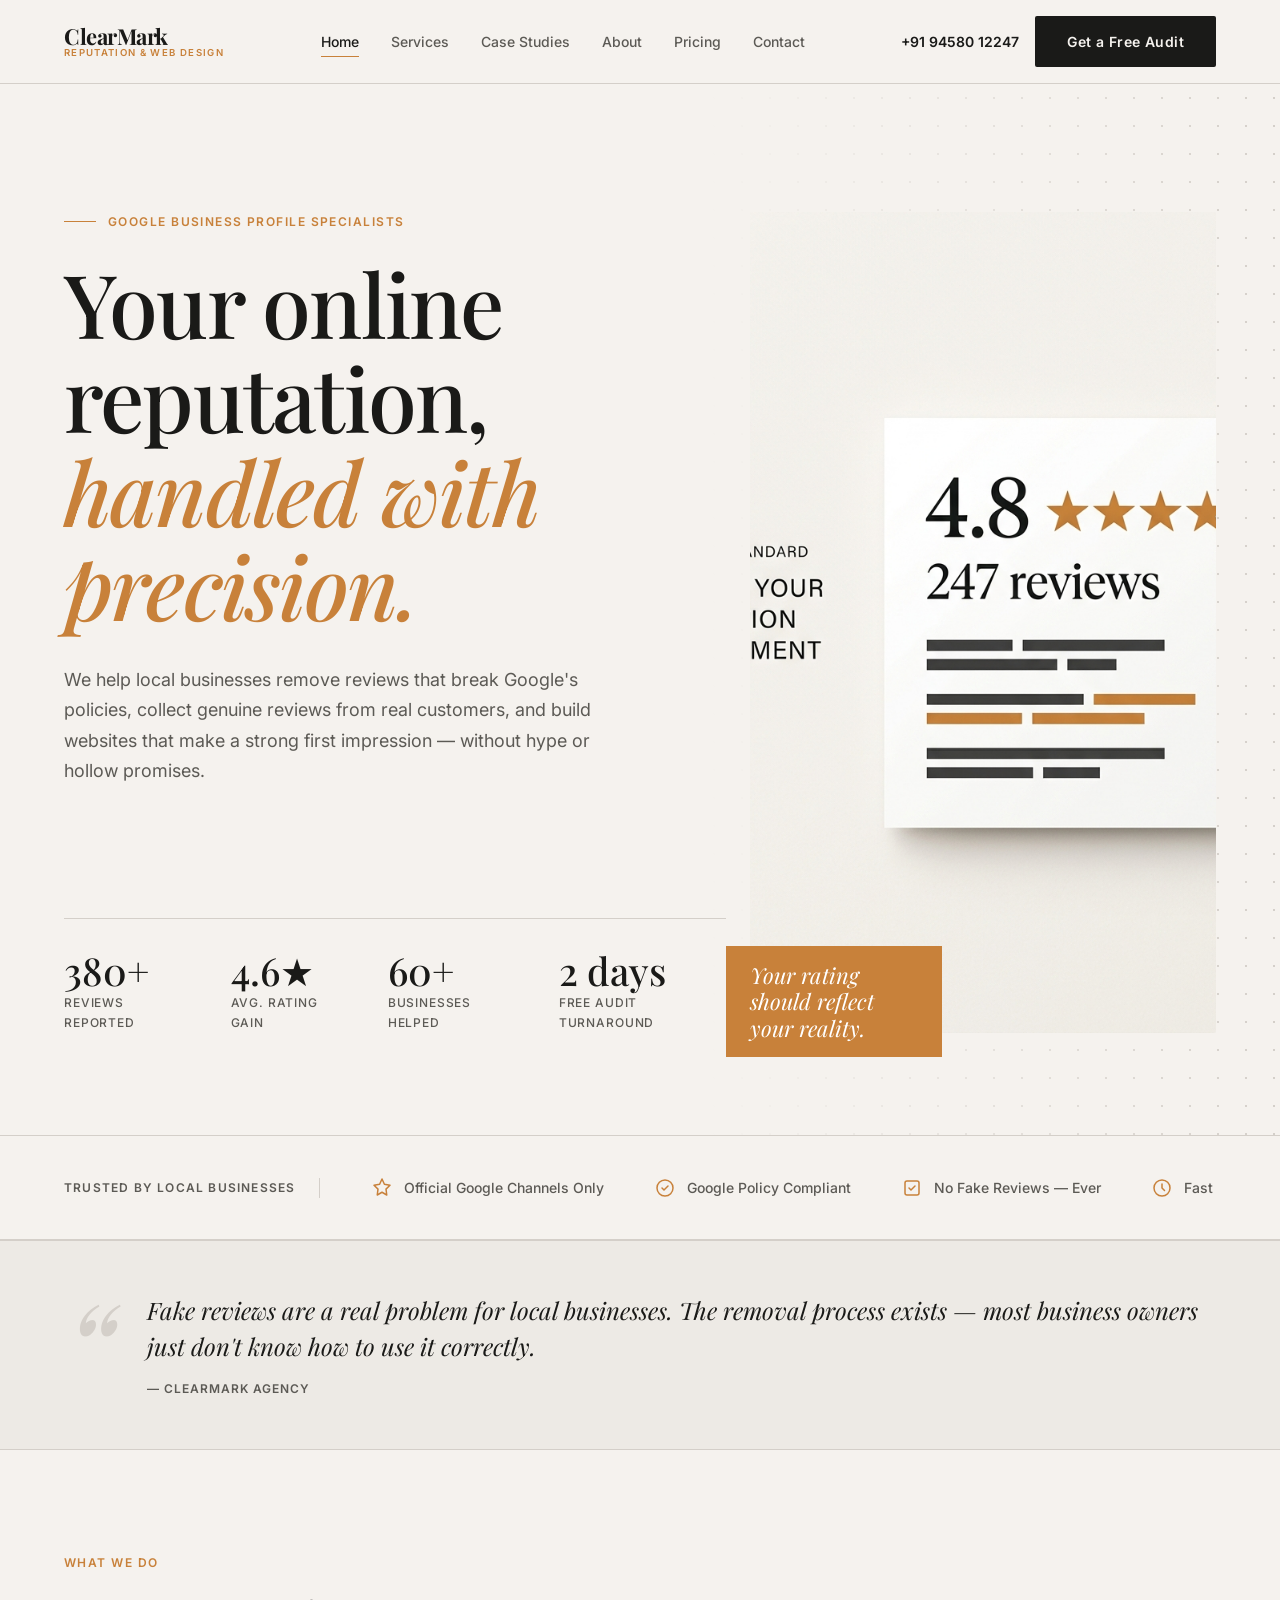
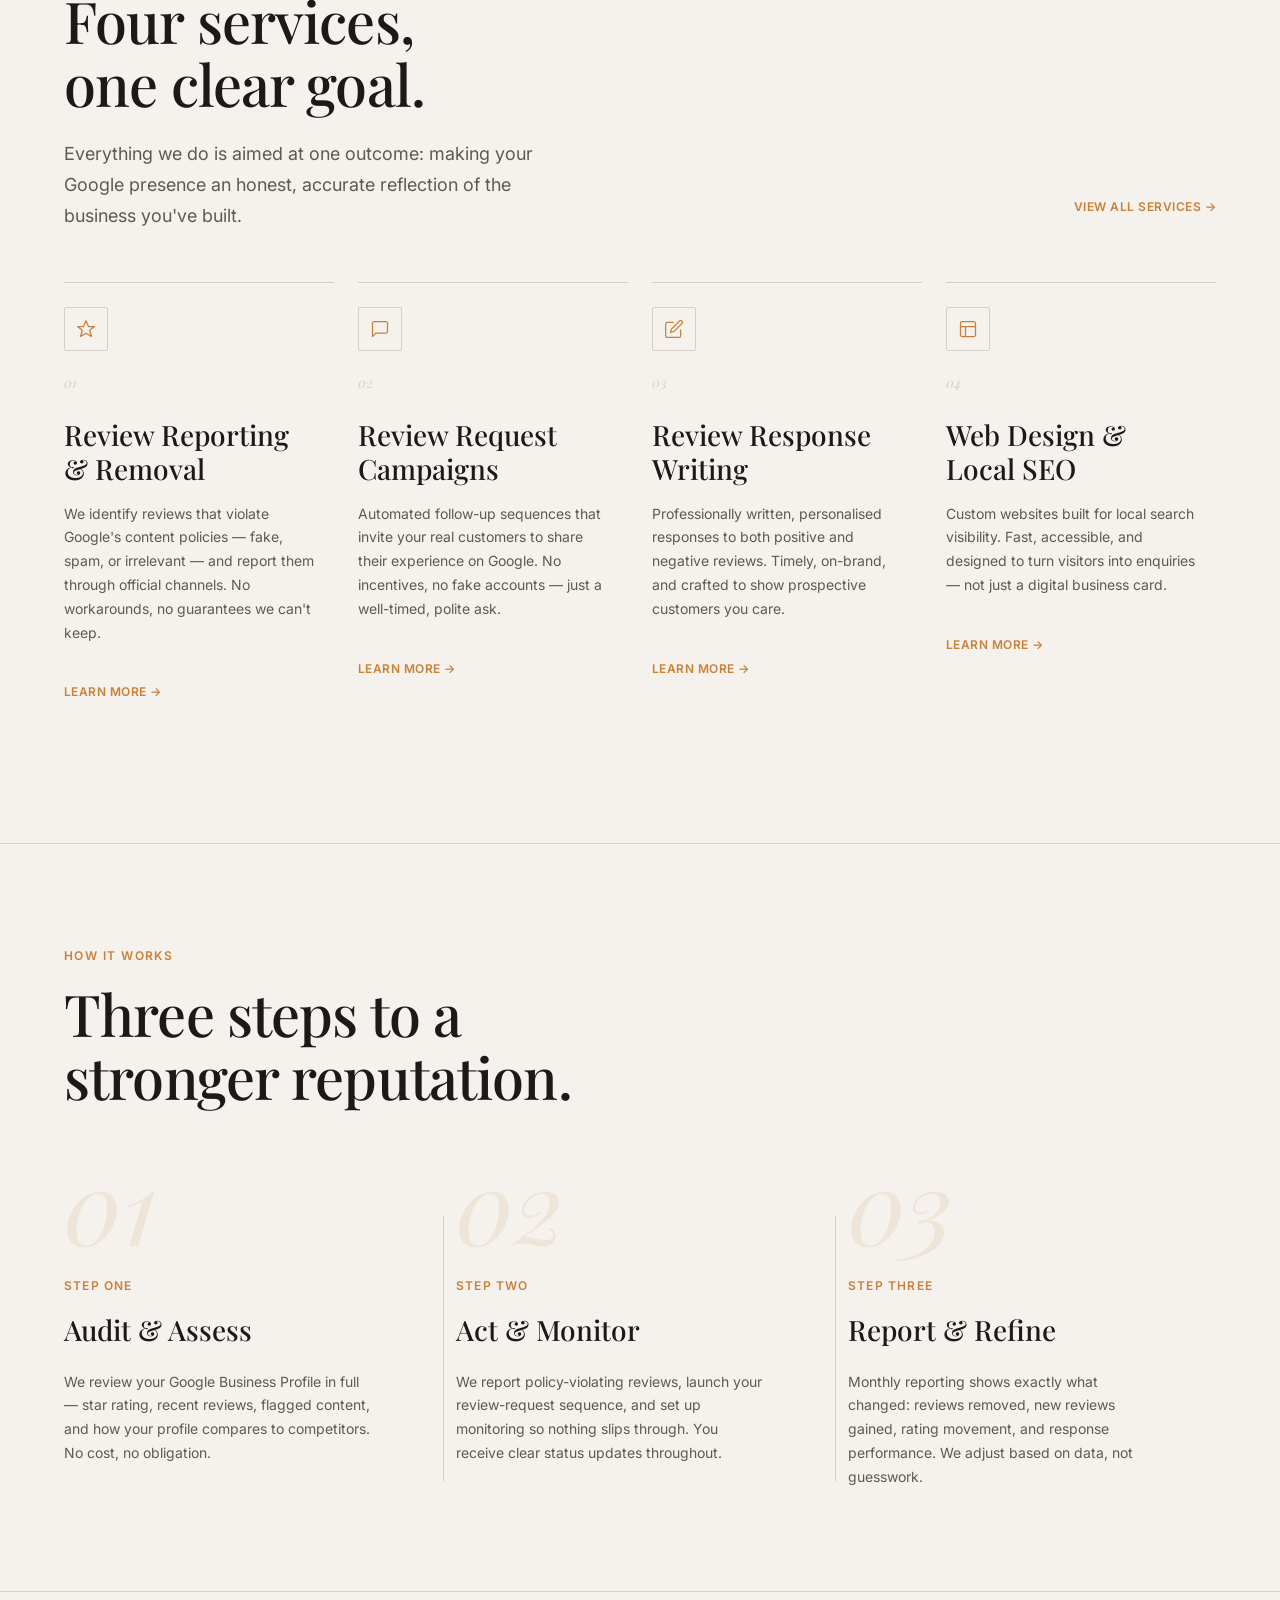
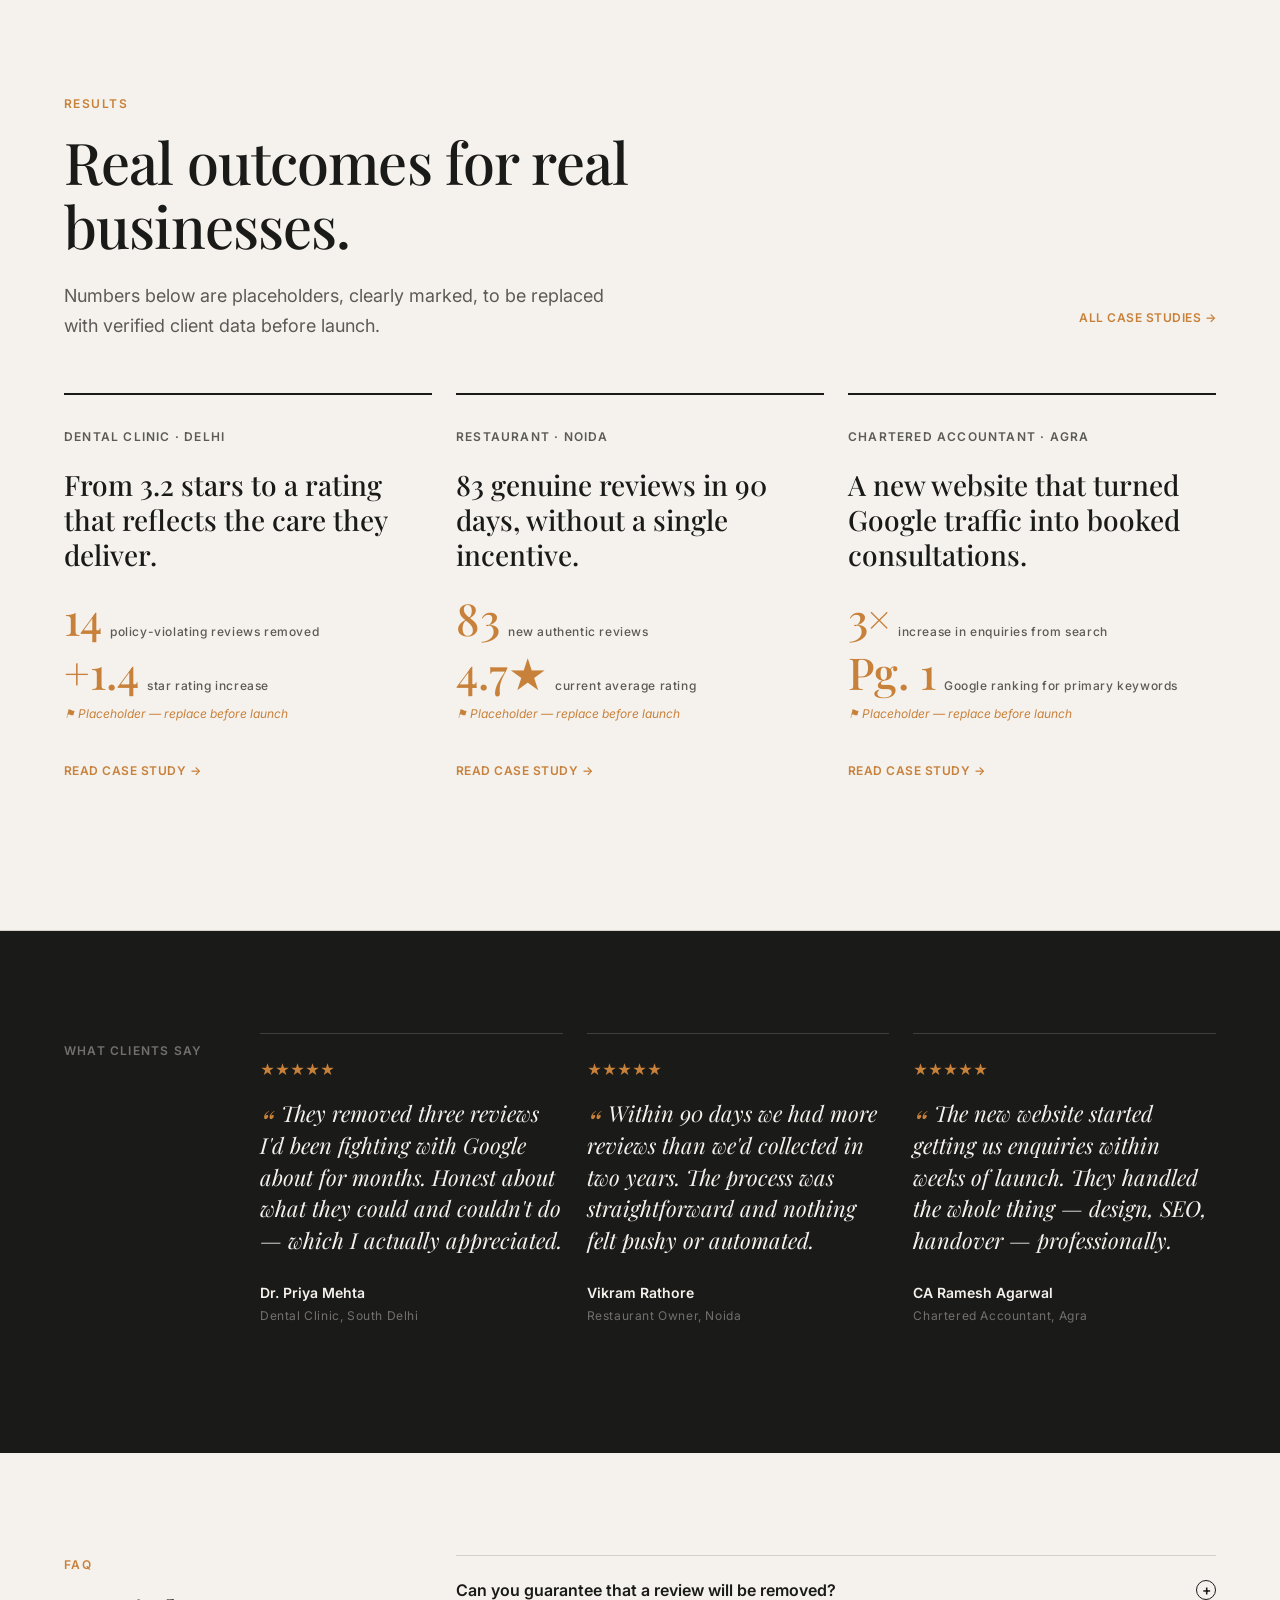
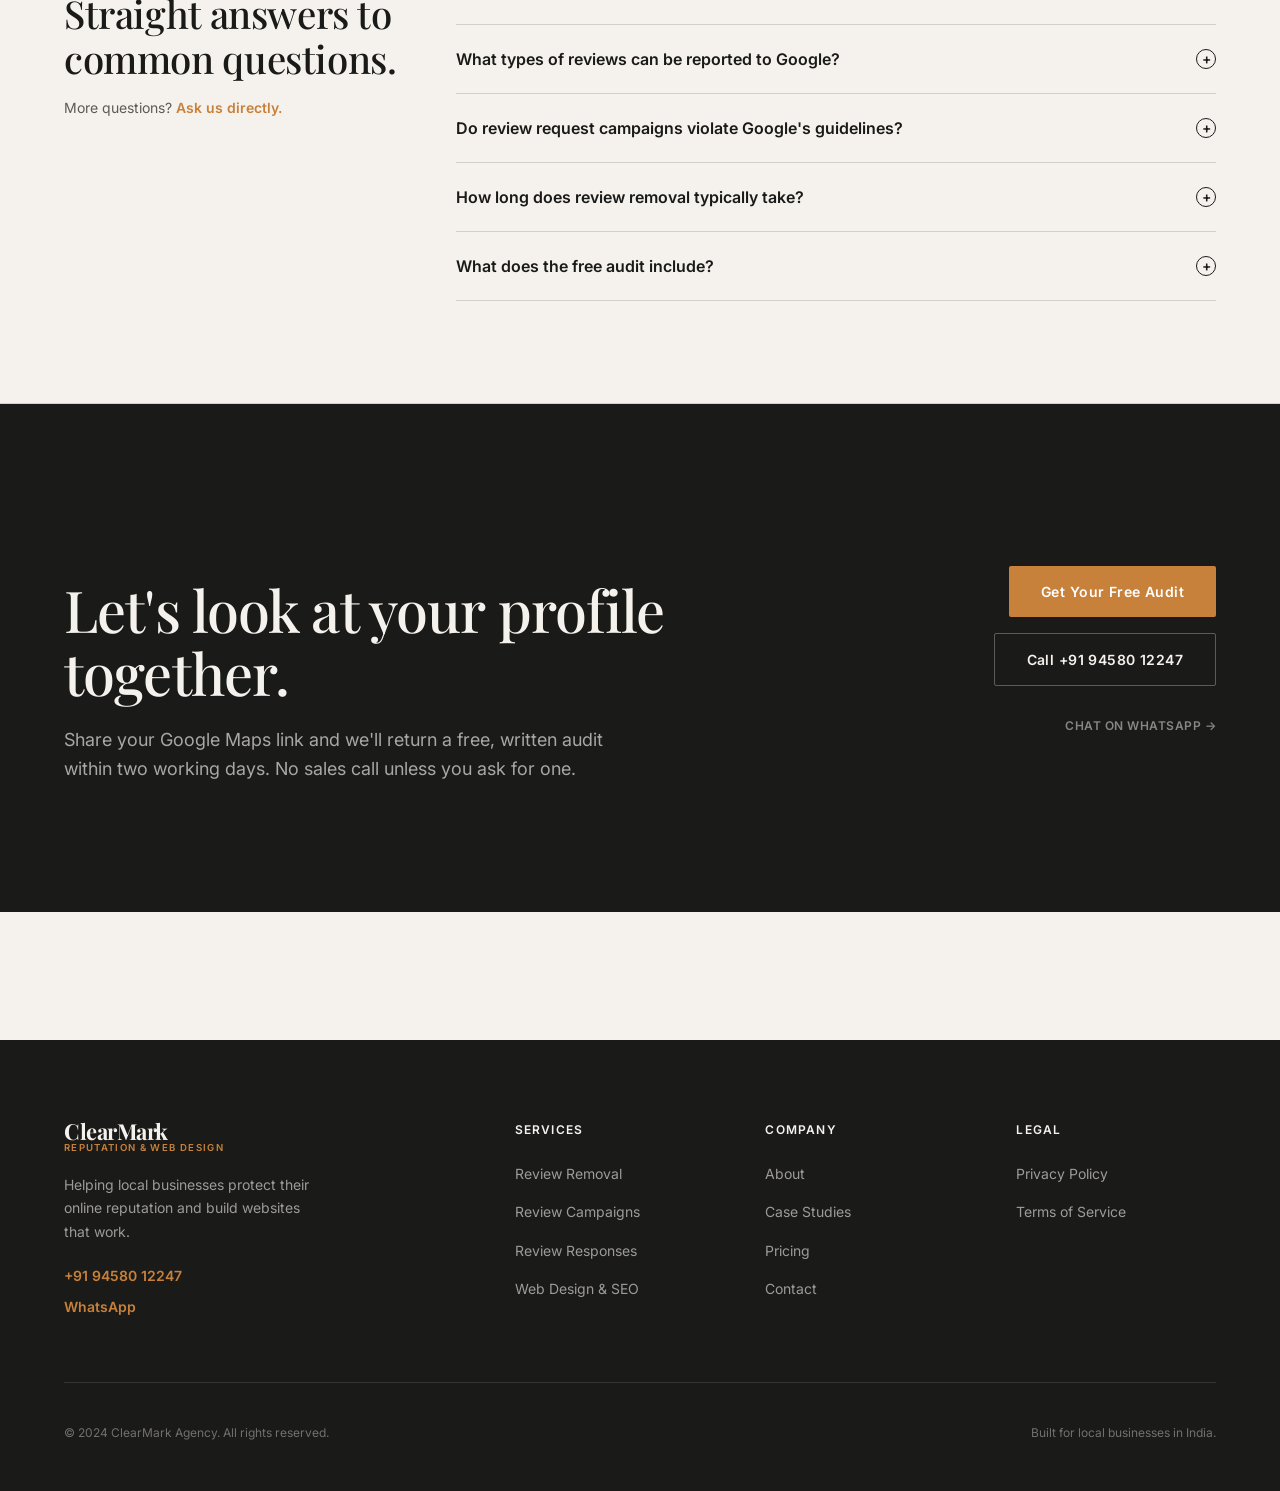
<file: index.html>
<!DOCTYPE html>
<html lang="en">
<head>
  <meta charset="UTF-8" />
  <meta name="viewport" content="width=device-width, initial-scale=1.0" />
  <title>ClearMark Agency — Google Business Profile Reputation Management &amp; Web Design</title>
  <meta name="description" content="ClearMark Agency helps local businesses protect their Google Business Profile reputation by removing policy-violating reviews, generating real customer reviews, and building high-performance websites." />

  <!-- Open Graph -->
  <meta property="og:type" content="website" />
  <meta property="og:title" content="ClearMark Agency — Reputation Management &amp; Web Design" />
  <meta property="og:description" content="Protect your Google reputation. Remove fake reviews. Generate honest ones. Build a website that converts." />
  <meta property="og:url" content="https://clearmarkagency.com/" />
  <meta property="og:site_name" content="ClearMark Agency" />

  <link rel="canonical" href="https://clearmarkagency.com/" />
  <link rel="preconnect" href="https://fonts.googleapis.com" />
  <link rel="preconnect" href="https://fonts.gstatic.com" crossorigin />
  <link href="https://fonts.googleapis.com/css2?family=Playfair+Display:ital,wght@0,400;0,500;0,700;1,400;1,500&family=Inter:wght@300;400;500;600&display=swap" rel="stylesheet" />
  <link rel="stylesheet" href="css/style.css" />

  <script type="application/ld+json">
  {
    "@context": "https://schema.org",
    "@type": "LocalBusiness",
    "name": "ClearMark Agency",
    "description": "Google Business Profile reputation management, fake review removal, review generation campaigns, professional review responses, and custom web design for local businesses.",
    "url": "https://clearmarkagency.com",
    "telephone": "+919458012247",
    "contactPoint": {
      "@type": "ContactPoint",
      "telephone": "+919458012247",
      "contactType": "customer service",
      "availableLanguage": ["English", "Hindi"]
    },
    "sameAs": ["https://wa.me/919458012247"]
  }
  </script>
</head>
<body>

  <a href="#main-content" class="skip-link">Skip to main content</a>

  <!-- ===== HEADER ===== -->
  <header class="site-header" role="banner">
    <div class="container">
      <div class="header-inner">
        <a href="index.html" class="logo" aria-label="ClearMark Agency — Home">
          <span class="logo-wordmark">ClearMark</span>
          <span class="logo-sub">Reputation &amp; Web Design</span>
        </a>
        <nav class="nav-primary" aria-label="Primary navigation">
          <a href="index.html" aria-current="page">Home</a>
          <a href="services.html">Services</a>
          <a href="case-studies.html">Case Studies</a>
          <a href="about.html">About</a>
          <a href="pricing.html">Pricing</a>
          <a href="contact.html">Contact</a>
        </nav>
        <div class="header-phone">
          <a href="tel:+919458012247" class="header-tel" aria-label="Call us: +91 94580 12247">+91 94580 12247</a>
          <a href="contact.html" class="btn btn-primary">Get a Free Audit</a>
        </div>
        <button class="nav-hamburger" id="nav-hamburger" aria-label="Open navigation menu" aria-expanded="false" aria-controls="nav-mobile">
          <span></span><span></span><span></span>
        </button>
      </div>
    </div>
  </header>

  <nav class="nav-mobile" id="nav-mobile" aria-label="Mobile navigation" aria-hidden="true">
    <button class="nav-mobile-close" id="nav-mobile-close" aria-label="Close navigation">&times;</button>
    <a href="index.html">Home</a>
    <a href="services.html">Services</a>
    <a href="case-studies.html">Case Studies</a>
    <a href="about.html">About</a>
    <a href="pricing.html">Pricing</a>
    <a href="contact.html">Contact</a>
    <a href="tel:+919458012247" class="nav-mobile-tel">+91 94580 12247</a>
  </nav>

  <!-- ===== MAIN ===== -->
  <main id="main-content">

    <!-- HERO -->
    <section class="hero section" aria-labelledby="hero-heading">
      <div class="container">
        <div class="hero-inner">
          <!-- Text -->
          <div class="hero-text">
            <div class="hero-eyebrow">
              <span class="eyebrow">Google Business Profile Specialists</span>
            </div>
            <h1 id="hero-heading" class="display-xl reveal">
              Your online reputation,<br /><em>handled with precision.</em>
            </h1>
            <p class="hero-lead reveal reveal-delay-1">
              We help local businesses remove reviews that break Google's policies, 
              collect genuine reviews from real customers, and build websites that 
              make a strong first impression — without hype or hollow promises.
            </p>
            <div class="hero-cta reveal reveal-delay-2">
              <a href="contact.html" class="btn btn-primary">Get a Free Reputation Audit</a>
              <a href="services.html" class="btn btn-ghost">See What We Do &rarr;</a>
            </div>

            <!-- Stat row, inline below CTA -->
            <div class="hero-stats-row reveal reveal-delay-3">
              <div class="hero-stat">
                <div class="s-num">380+</div>
                <div class="s-label">Reviews reported</div>
              </div>
              <div class="hero-stat">
                <div class="s-num">4.6★</div>
                <div class="s-label">Avg. rating gain</div>
              </div>
              <div class="hero-stat">
                <div class="s-num">60+</div>
                <div class="s-label">Businesses helped</div>
              </div>
              <div class="hero-stat">
                <div class="s-num">2 days</div>
                <div class="s-label">Free audit turnaround</div>
              </div>
            </div>
          </div>

          <!-- Visual panel -->
          <div class="hero-visual reveal reveal-delay-1" aria-hidden="true">
            <img 
              src="assets/hero-visual.png" 
              alt="Stylised Google Business Profile rating card showing 4.8 stars and 247 reviews"
              class="hero-visual-img"
              loading="lazy"
            />
            <div class="hero-visual-badge">
              Your rating should reflect<br /><em>your reality.</em>
            </div>
          </div>
        </div>
      </div>
    </section>

    <!-- TRUST STRIP -->
    <section class="trust-strip" aria-label="Trust signals">
      <div class="container">
        <div class="trust-strip-inner">
          <span class="trust-strip-label">Trusted by local businesses</span>
          <div class="trust-item">
            <svg class="trust-item-icon" viewBox="0 0 20 20" fill="none" aria-hidden="true">
              <path d="M10 1L12.39 6.26L18 7.27L14 11.14L14.76 17L10 14.27L5.24 17L6 11.14L2 7.27L7.61 6.26L10 1Z" stroke="#C8813A" stroke-width="1.5" stroke-linejoin="round"/>
            </svg>
            <span>Official Google Channels Only</span>
          </div>
          <div class="trust-item">
            <svg class="trust-item-icon" viewBox="0 0 20 20" fill="none" aria-hidden="true">
              <circle cx="10" cy="10" r="8" stroke="#C8813A" stroke-width="1.5"/>
              <path d="M7 10L9 12L13 8" stroke="#C8813A" stroke-width="1.5" stroke-linecap="round"/>
            </svg>
            <span>Google Policy Compliant</span>
          </div>
          <div class="trust-item">
            <svg class="trust-item-icon" viewBox="0 0 20 20" fill="none" aria-hidden="true">
              <rect x="3" y="3" width="14" height="14" rx="2" stroke="#C8813A" stroke-width="1.5"/>
              <path d="M7 10L9 12L13 8" stroke="#C8813A" stroke-width="1.5" stroke-linecap="round"/>
            </svg>
            <span>No Fake Reviews — Ever</span>
          </div>
          <div class="trust-item">
            <svg class="trust-item-icon" viewBox="0 0 20 20" fill="none" aria-hidden="true">
              <path d="M10 2C5.58 2 2 5.58 2 10C2 14.42 5.58 18 10 18C14.42 18 18 14.42 18 10C18 5.58 14.42 2 10 2Z" stroke="#C8813A" stroke-width="1.5"/>
              <path d="M10 6V10L12.5 12.5" stroke="#C8813A" stroke-width="1.5" stroke-linecap="round"/>
            </svg>
            <span>Fast Response Time</span>
          </div>
          <div class="trust-item">
            <svg class="trust-item-icon" viewBox="0 0 20 20" fill="none" aria-hidden="true">
              <path d="M4 10H16M10 4L16 10L10 16" stroke="#C8813A" stroke-width="1.5" stroke-linecap="round" stroke-linejoin="round"/>
            </svg>
            <span>Transparent Reporting</span>
          </div>
          <div class="trust-item">
            <svg class="trust-item-icon" viewBox="0 0 20 20" fill="none" aria-hidden="true">
              <path d="M3 5h14M3 10h14M3 15h8" stroke="#C8813A" stroke-width="1.5" stroke-linecap="round"/>
            </svg>
            <span>Monthly Written Reports</span>
          </div>
        </div>
      </div>
    </section>

    <!-- PULL QUOTE STRIP -->
    <div class="pull-quote-strip" aria-hidden="true">
      <div class="container">
        <div class="pull-quote-strip-inner">
          <span class="pq-decoration">&ldquo;</span>
          <blockquote>
            Fake reviews are a real problem for local businesses. The removal process exists — 
            most business owners just don't know how to use it correctly.
            <cite>— ClearMark Agency</cite>
          </blockquote>
        </div>
      </div>
    </div>

    <!-- SERVICES OVERVIEW -->
    <section class="services-overview section" aria-labelledby="services-heading">
      <div class="container">
        <div class="grid-12">
          <div style="grid-column:1/7;">
            <p class="eyebrow reveal">What We Do</p>
            <h2 id="services-heading" class="display-lg reveal reveal-delay-1" style="margin-top:1rem;">
              Four services,<br />one clear goal.
            </h2>
            <p class="body-lg reveal reveal-delay-2" style="margin-top:1.5rem; max-width:44ch;">
              Everything we do is aimed at one outcome: making your Google presence 
              an honest, accurate reflection of the business you've built.
            </p>
          </div>
          <div style="grid-column:10/13; align-self:end; text-align:right;">
            <a href="services.html" class="btn btn-ghost reveal">View All Services &rarr;</a>
          </div>
        </div>

        <div class="service-cards">
          <!-- Card 1 -->
          <article class="service-card reveal">
            <div class="service-card-icon" aria-hidden="true">
              <svg width="20" height="20" viewBox="0 0 24 24" fill="none">
                <path d="M12 2L9 9H2L7.5 13.5L5.5 21L12 17L18.5 21L16.5 13.5L22 9H15L12 2Z" stroke="#C8813A" stroke-width="1.5" stroke-linejoin="round"/>
              </svg>
            </div>
            <div class="service-card-num">01</div>
            <h3>Review Reporting &amp; Removal</h3>
            <p>We identify reviews that violate Google's content policies — fake, spam, or irrelevant — and report them through official channels. No workarounds, no guarantees we can't keep.</p>
            <a href="services.html#review-removal" class="btn btn-ghost">Learn More &rarr;</a>
          </article>

          <!-- Card 2 -->
          <article class="service-card reveal reveal-delay-1">
            <div class="service-card-icon" aria-hidden="true">
              <svg width="20" height="20" viewBox="0 0 24 24" fill="none">
                <path d="M21 15a2 2 0 01-2 2H7l-4 4V5a2 2 0 012-2h14a2 2 0 012 2z" stroke="#C8813A" stroke-width="1.5" stroke-linejoin="round"/>
              </svg>
            </div>
            <div class="service-card-num">02</div>
            <h3>Review Request Campaigns</h3>
            <p>Automated follow-up sequences that invite your real customers to share their experience on Google. No incentives, no fake accounts — just a well-timed, polite ask.</p>
            <a href="services.html#review-campaigns" class="btn btn-ghost">Learn More &rarr;</a>
          </article>

          <!-- Card 3 -->
          <article class="service-card reveal reveal-delay-2">
            <div class="service-card-icon" aria-hidden="true">
              <svg width="20" height="20" viewBox="0 0 24 24" fill="none">
                <path d="M11 4H4a2 2 0 00-2 2v14a2 2 0 002 2h14a2 2 0 002-2v-7" stroke="#C8813A" stroke-width="1.5" stroke-linecap="round"/>
                <path d="M18.5 2.5a2.121 2.121 0 013 3L12 15l-4 1 1-4 9.5-9.5z" stroke="#C8813A" stroke-width="1.5" stroke-linecap="round"/>
              </svg>
            </div>
            <div class="service-card-num">03</div>
            <h3>Review Response Writing</h3>
            <p>Professionally written, personalised responses to both positive and negative reviews. Timely, on-brand, and crafted to show prospective customers you care.</p>
            <a href="services.html#review-responses" class="btn btn-ghost">Learn More &rarr;</a>
          </article>

          <!-- Card 4 -->
          <article class="service-card reveal reveal-delay-3">
            <div class="service-card-icon" aria-hidden="true">
              <svg width="20" height="20" viewBox="0 0 24 24" fill="none">
                <rect x="3" y="3" width="18" height="18" rx="2" stroke="#C8813A" stroke-width="1.5"/>
                <path d="M3 9h18M9 21V9" stroke="#C8813A" stroke-width="1.5"/>
              </svg>
            </div>
            <div class="service-card-num">04</div>
            <h3>Web Design &amp; Local SEO</h3>
            <p>Custom websites built for local search visibility. Fast, accessible, and designed to turn visitors into enquiries — not just a digital business card.</p>
            <a href="services.html#web-design" class="btn btn-ghost">Learn More &rarr;</a>
          </article>
        </div>
      </div>
    </section>

    <!-- 3-STEP PROCESS -->
    <section class="process section" aria-labelledby="process-heading" style="position:relative; overflow:hidden;">
      <div class="container" style="position:relative; z-index:1;">
        <div class="grid-12">
          <div style="grid-column:1/7;">
            <p class="eyebrow reveal">How It Works</p>
            <h2 id="process-heading" class="display-lg reveal reveal-delay-1" style="margin-top:1rem;">
              Three steps to a stronger reputation.
            </h2>
          </div>
        </div>

        <div class="process-steps">
          <div class="process-step reveal">
            <div class="process-step-num">01</div>
            <span class="process-step-label">Step One</span>
            <h3>Audit &amp; Assess</h3>
            <p>We review your Google Business Profile in full — star rating, recent reviews, flagged content, and how your profile compares to competitors. No cost, no obligation.</p>
          </div>

          <div class="process-step reveal reveal-delay-1">
            <div class="process-step-num">02</div>
            <span class="process-step-label">Step Two</span>
            <h3>Act &amp; Monitor</h3>
            <p>We report policy-violating reviews, launch your review-request sequence, and set up monitoring so nothing slips through. You receive clear status updates throughout.</p>
          </div>

          <div class="process-step reveal reveal-delay-2">
            <div class="process-step-num">03</div>
            <span class="process-step-label">Step Three</span>
            <h3>Report &amp; Refine</h3>
            <p>Monthly reporting shows exactly what changed: reviews removed, new reviews gained, rating movement, and response performance. We adjust based on data, not guesswork.</p>
          </div>
        </div>
      </div>
    </section>

    <!-- CASE STUDY TEASERS -->
    <section class="case-studies-preview section" aria-labelledby="case-studies-heading">
      <div class="container">
        <div class="grid-12">
          <div style="grid-column:1/8;">
            <p class="eyebrow reveal">Results</p>
            <h2 id="case-studies-heading" class="display-lg reveal reveal-delay-1" style="margin-top:1rem;">
              Real outcomes for real businesses.
            </h2>
            <p class="body-lg reveal reveal-delay-2" style="margin-top:1.5rem; max-width:50ch;">
              Numbers below are placeholders, clearly marked, to be replaced with verified client data before launch.
            </p>
          </div>
          <div style="grid-column:9/13; align-self:end; text-align:right;">
            <a href="case-studies.html" class="btn btn-ghost reveal">All Case Studies &rarr;</a>
          </div>
        </div>

        <div class="case-teaser-grid">
          <article class="case-teaser reveal">
            <div class="case-teaser-tag">Dental Clinic · Delhi</div>
            <h3>From 3.2 stars to a rating that reflects the care they deliver.</h3>
            <div class="case-teaser-stat">
              <span class="big-num">14</span>
              <span class="num-label">policy-violating reviews removed</span>
            </div>
            <div class="case-teaser-stat">
              <span class="big-num">+1.4</span>
              <span class="num-label">star rating increase</span>
            </div>
            <p class="placeholder-note">⚑ Placeholder — replace before launch</p>
            <a href="case-studies.html" class="btn btn-ghost">Read Case Study &rarr;</a>
          </article>

          <article class="case-teaser reveal reveal-delay-1">
            <div class="case-teaser-tag">Restaurant · Noida</div>
            <h3>83 genuine reviews in 90 days, without a single incentive.</h3>
            <div class="case-teaser-stat">
              <span class="big-num">83</span>
              <span class="num-label">new authentic reviews</span>
            </div>
            <div class="case-teaser-stat">
              <span class="big-num">4.7★</span>
              <span class="num-label">current average rating</span>
            </div>
            <p class="placeholder-note">⚑ Placeholder — replace before launch</p>
            <a href="case-studies.html" class="btn btn-ghost">Read Case Study &rarr;</a>
          </article>

          <article class="case-teaser reveal reveal-delay-2">
            <div class="case-teaser-tag">Chartered Accountant · Agra</div>
            <h3>A new website that turned Google traffic into booked consultations.</h3>
            <div class="case-teaser-stat">
              <span class="big-num">3×</span>
              <span class="num-label">increase in enquiries from search</span>
            </div>
            <div class="case-teaser-stat">
              <span class="big-num">Pg. 1</span>
              <span class="num-label">Google ranking for primary keywords</span>
            </div>
            <p class="placeholder-note">⚑ Placeholder — replace before launch</p>
            <a href="case-studies.html" class="btn btn-ghost">Read Case Study &rarr;</a>
          </article>
        </div>
      </div>
    </section>

    <!-- TESTIMONIAL BAND (dark) -->
    <section class="testimonial-band" aria-labelledby="testimonials-heading">
      <div class="container">
        <div class="testimonial-inner">
          <div class="testimonial-label">
            <p id="testimonials-heading">What clients say</p>
          </div>
          <div class="testimonial-cards">
            <div class="testimonial-card reveal">
              <div class="testimonial-stars" aria-label="5 star rating">
                <span aria-hidden="true">★★★★★</span>
              </div>
              <blockquote>
                They removed three reviews I'd been fighting with Google about for months. 
                Honest about what they could and couldn't do — which I actually appreciated.
              </blockquote>
              <div class="testimonial-meta">
                <span class="testimonial-name">Dr. Priya Mehta</span>
                <span class="testimonial-biz">Dental Clinic, South Delhi</span>
              </div>
            </div>

            <div class="testimonial-card reveal reveal-delay-1">
              <div class="testimonial-stars" aria-label="5 star rating">
                <span aria-hidden="true">★★★★★</span>
              </div>
              <blockquote>
                Within 90 days we had more reviews than we'd collected in two years. 
                The process was straightforward and nothing felt pushy or automated.
              </blockquote>
              <div class="testimonial-meta">
                <span class="testimonial-name">Vikram Rathore</span>
                <span class="testimonial-biz">Restaurant Owner, Noida</span>
              </div>
            </div>

            <div class="testimonial-card reveal reveal-delay-2">
              <div class="testimonial-stars" aria-label="5 star rating">
                <span aria-hidden="true">★★★★★</span>
              </div>
              <blockquote>
                The new website started getting us enquiries within weeks of launch. 
                They handled the whole thing — design, SEO, handover — professionally.
              </blockquote>
              <div class="testimonial-meta">
                <span class="testimonial-name">CA Ramesh Agarwal</span>
                <span class="testimonial-biz">Chartered Accountant, Agra</span>
              </div>
            </div>
          </div>
        </div>
      </div>
    </section>

    <!-- FAQ -->
    <section class="faq section" aria-labelledby="faq-heading">
      <div class="container">
        <div class="faq-inner">
          <div class="faq-header">
            <p class="eyebrow reveal">FAQ</p>
            <h2 id="faq-heading" class="display-md reveal reveal-delay-1" style="margin-top:1rem;">
              Straight answers to common questions.
            </h2>
            <p class="body-sm reveal reveal-delay-2" style="margin-top:1rem; max-width:28ch;">
              More questions? <a href="contact.html" style="color:var(--color-accent); font-weight:600;">Ask us directly.</a>
            </p>
          </div>

          <div class="faq-items" role="list">
            <div class="faq-item reveal" role="listitem">
              <button class="faq-question" aria-expanded="false">
                Can you guarantee that a review will be removed?
                <span class="faq-icon" aria-hidden="true">+</span>
              </button>
              <div class="faq-answer" role="region">
                <div class="faq-answer-inner">
                  No — and any service that tells you otherwise is not being truthful. We can only report 
                  reviews that genuinely break Google's content policies (fake, spam, conflict of interest, 
                  off-topic, etc.). Whether Google acts on that report is ultimately their decision. What we 
                  do guarantee is a thorough, persistent, correctly filed report through the right channels.
                </div>
              </div>
            </div>

            <div class="faq-item reveal reveal-delay-1" role="listitem">
              <button class="faq-question" aria-expanded="false">
                What types of reviews can be reported to Google?
                <span class="faq-icon" aria-hidden="true">+</span>
              </button>
              <div class="faq-answer" role="region">
                <div class="faq-answer-inner">
                  Google's policies cover: spam and fake reviews, off-topic content, restricted content, 
                  conflict of interest, and personal or sensitive information. Genuine negative reviews 
                  from real customers do not qualify — we will tell you this honestly if that's the case.
                </div>
              </div>
            </div>

            <div class="faq-item reveal reveal-delay-2" role="listitem">
              <button class="faq-question" aria-expanded="false">
                Do review request campaigns violate Google's guidelines?
                <span class="faq-icon" aria-hidden="true">+</span>
              </button>
              <div class="faq-answer" role="region">
                <div class="faq-answer-inner">
                  Asking your genuine customers to leave an honest review is explicitly permitted by Google. 
                  Offering incentives or filtering by predicted sentiment is not. Our campaigns are built 
                  around Google's guidelines — we send the request to all customers, regardless of how they might rate you.
                </div>
              </div>
            </div>

            <div class="faq-item reveal" role="listitem">
              <button class="faq-question" aria-expanded="false">
                How long does review removal typically take?
                <span class="faq-icon" aria-hidden="true">+</span>
              </button>
              <div class="faq-answer" role="region">
                <div class="faq-answer-inner">
                  Google typically reviews flagged content within 3–14 days. We monitor every report and 
                  follow up through additional channels (Google Business Support, legal escalation for 
                  defamatory content) if the initial report is not acted upon.
                </div>
              </div>
            </div>

            <div class="faq-item reveal reveal-delay-1" role="listitem">
              <button class="faq-question" aria-expanded="false">
                What does the free audit include?
                <span class="faq-icon" aria-hidden="true">+</span>
              </button>
              <div class="faq-answer" role="region">
                <div class="faq-answer-inner">
                  A written report covering: your current star rating vs. local competitors, identification 
                  of reviews that appear to violate Google's policies, a gap analysis of your review-request 
                  process, and a brief assessment of your Google Business Profile completeness. 
                  No cost, no pressure to proceed.
                </div>
              </div>
            </div>
          </div>
        </div>
      </div>
    </section>

    <!-- FINAL CTA (DARK) -->
    <section class="cta-section-dark" aria-labelledby="cta-heading">
      <div class="container">
        <div class="cta-inner">
          <div class="cta-text">
            <p class="eyebrow reveal">Ready to Start</p>
            <h2 id="cta-heading" class="display-lg reveal reveal-delay-1">
              Let's look at your profile together.
            </h2>
            <p class="reveal reveal-delay-2">
              Share your Google Maps link and we'll return a free, written audit 
              within two working days. No sales call unless you ask for one.
            </p>
          </div>
          <div class="cta-action">
            <div class="cta-action-btns">
              <a href="contact.html" class="btn btn-primary reveal">Get Your Free Audit</a>
              <a href="tel:+919458012247" class="btn btn-outline reveal reveal-delay-1">Call +91 94580 12247</a>
              <a href="https://wa.me/919458012247?text=Hi%2C%20I%27d%20like%20help%20with%20my%20Google%20Business%20Profile%20reviews." class="btn btn-ghost reveal reveal-delay-2" target="_blank" rel="noopener noreferrer">Chat on WhatsApp &rarr;</a>
            </div>
          </div>
        </div>
      </div>
    </section>

  </main>

  <!-- ===== FOOTER ===== -->
  <footer class="site-footer" role="contentinfo">
    <div class="container">
      <div class="footer-grid">
        <div class="footer-brand">
          <a href="index.html" class="logo" aria-label="ClearMark Agency">
            <span class="logo-wordmark">ClearMark</span>
            <span class="logo-sub">Reputation &amp; Web Design</span>
          </a>
          <p>Helping local businesses protect their online reputation and build websites that work.</p>
          <div class="footer-tel-block">
            <a href="tel:+919458012247" aria-label="Call us">+91 94580 12247</a>
            <a href="https://wa.me/919458012247?text=Hi%2C%20I%27d%20like%20help%20with%20my%20Google%20Business%20Profile%20reviews." target="_blank" rel="noopener noreferrer" aria-label="WhatsApp us">WhatsApp</a>
          </div>
        </div>
        <div class="footer-col">
          <h4>Services</h4>
          <ul>
            <li><a href="services.html#review-removal">Review Removal</a></li>
            <li><a href="services.html#review-campaigns">Review Campaigns</a></li>
            <li><a href="services.html#review-responses">Review Responses</a></li>
            <li><a href="services.html#web-design">Web Design &amp; SEO</a></li>
          </ul>
        </div>
        <div class="footer-col">
          <h4>Company</h4>
          <ul>
            <li><a href="about.html">About</a></li>
            <li><a href="case-studies.html">Case Studies</a></li>
            <li><a href="pricing.html">Pricing</a></li>
            <li><a href="contact.html">Contact</a></li>
          </ul>
        </div>
        <div class="footer-col">
          <h4>Legal</h4>
          <ul>
            <li><a href="privacy.html#privacy">Privacy Policy</a></li>
            <li><a href="privacy.html#terms">Terms of Service</a></li>
          </ul>
        </div>
      </div>
      <div class="footer-bottom">
        <p>&copy; 2024 ClearMark Agency. All rights reserved.</p>
        <p>Built for local businesses in India.</p>
      </div>
    </div>
  </footer>

  <!-- Sticky Mobile CTA Bar -->
  <div class="mobile-cta-bar" role="complementary" aria-label="Quick contact">
    <a href="tel:+919458012247" class="cta-call" aria-label="Call ClearMark Agency">
      <svg width="18" height="18" viewBox="0 0 24 24" fill="none" aria-hidden="true">
        <path d="M6.62 10.79C8.06 13.62 10.38 15.93 13.21 17.38L15.41 15.18C15.68 14.91 16.08 14.82 16.43 14.94C17.55 15.31 18.76 15.51 20 15.51C20.55 15.51 21 15.96 21 16.51V20C21 20.55 20.55 21 20 21C10.61 21 3 13.39 3 4C3 3.45 3.45 3 4 3H7.5C8.05 3 8.5 3.45 8.5 4C8.5 5.25 8.7 6.45 9.07 7.57C9.18 7.92 9.1 8.31 8.82 8.59L6.62 10.79Z" fill="white"/>
      </svg>
      Call
    </a>
    <a href="https://wa.me/919458012247?text=Hi%2C%20I%27d%20like%20help%20with%20my%20Google%20Business%20Profile%20reviews." class="cta-whatsapp" target="_blank" rel="noopener noreferrer" aria-label="WhatsApp ClearMark Agency">
      <svg class="whatsapp-icon" viewBox="0 0 24 24" fill="white" aria-hidden="true">
        <path d="M17.472 14.382c-.297-.149-1.758-.867-2.03-.967-.273-.099-.471-.148-.67.15-.197.297-.767.966-.94 1.164-.173.199-.347.223-.644.075-.297-.15-1.255-.463-2.39-1.475-.883-.788-1.48-1.761-1.653-2.059-.173-.297-.018-.458.13-.606.134-.133.298-.347.446-.52.149-.174.198-.298.298-.497.099-.198.05-.371-.025-.52-.075-.149-.669-1.612-.916-2.207-.242-.579-.487-.5-.669-.51-.173-.008-.371-.01-.57-.01-.198 0-.52.074-.792.372-.272.297-1.04 1.016-1.04 2.479 0 1.462 1.065 2.875 1.213 3.074.149.198 2.096 3.2 5.077 4.487.709.306 1.262.489 1.694.625.712.227 1.36.195 1.871.118.571-.085 1.758-.719 2.006-1.413.248-.694.248-1.289.173-1.413-.074-.124-.272-.198-.57-.347z"/>
        <path d="M12 0C5.373 0 0 5.373 0 12c0 2.116.553 4.103 1.522 5.83L.057 23.5l5.816-1.525A11.95 11.95 0 0012 24c6.627 0 12-5.373 12-12S18.627 0 12 0zm0 21.818a9.818 9.818 0 01-5.002-1.37l-.359-.214-3.72.975.995-3.644-.234-.374A9.818 9.818 0 1112 21.818z"/>
      </svg>
      WhatsApp
    </a>
  </div>

  <script src="js/main.js" defer></script>
</body>
</html>
</file>
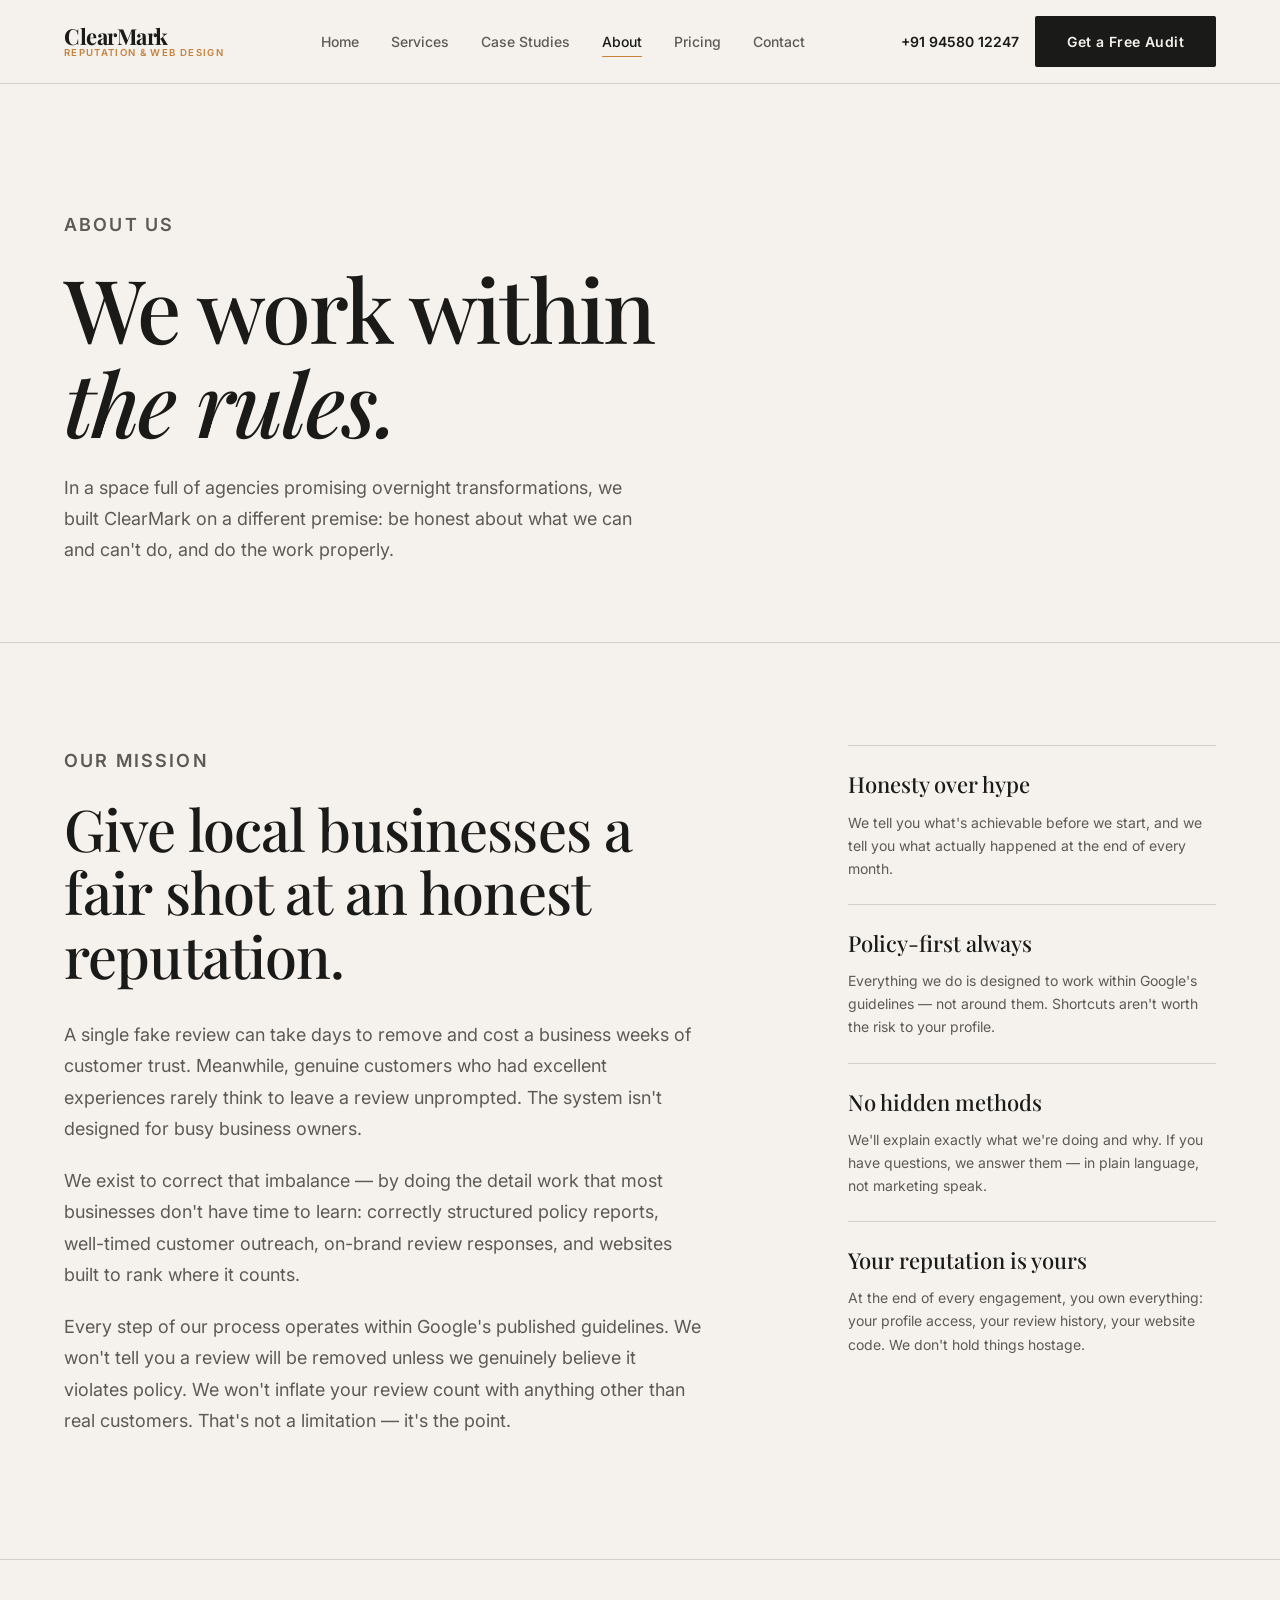
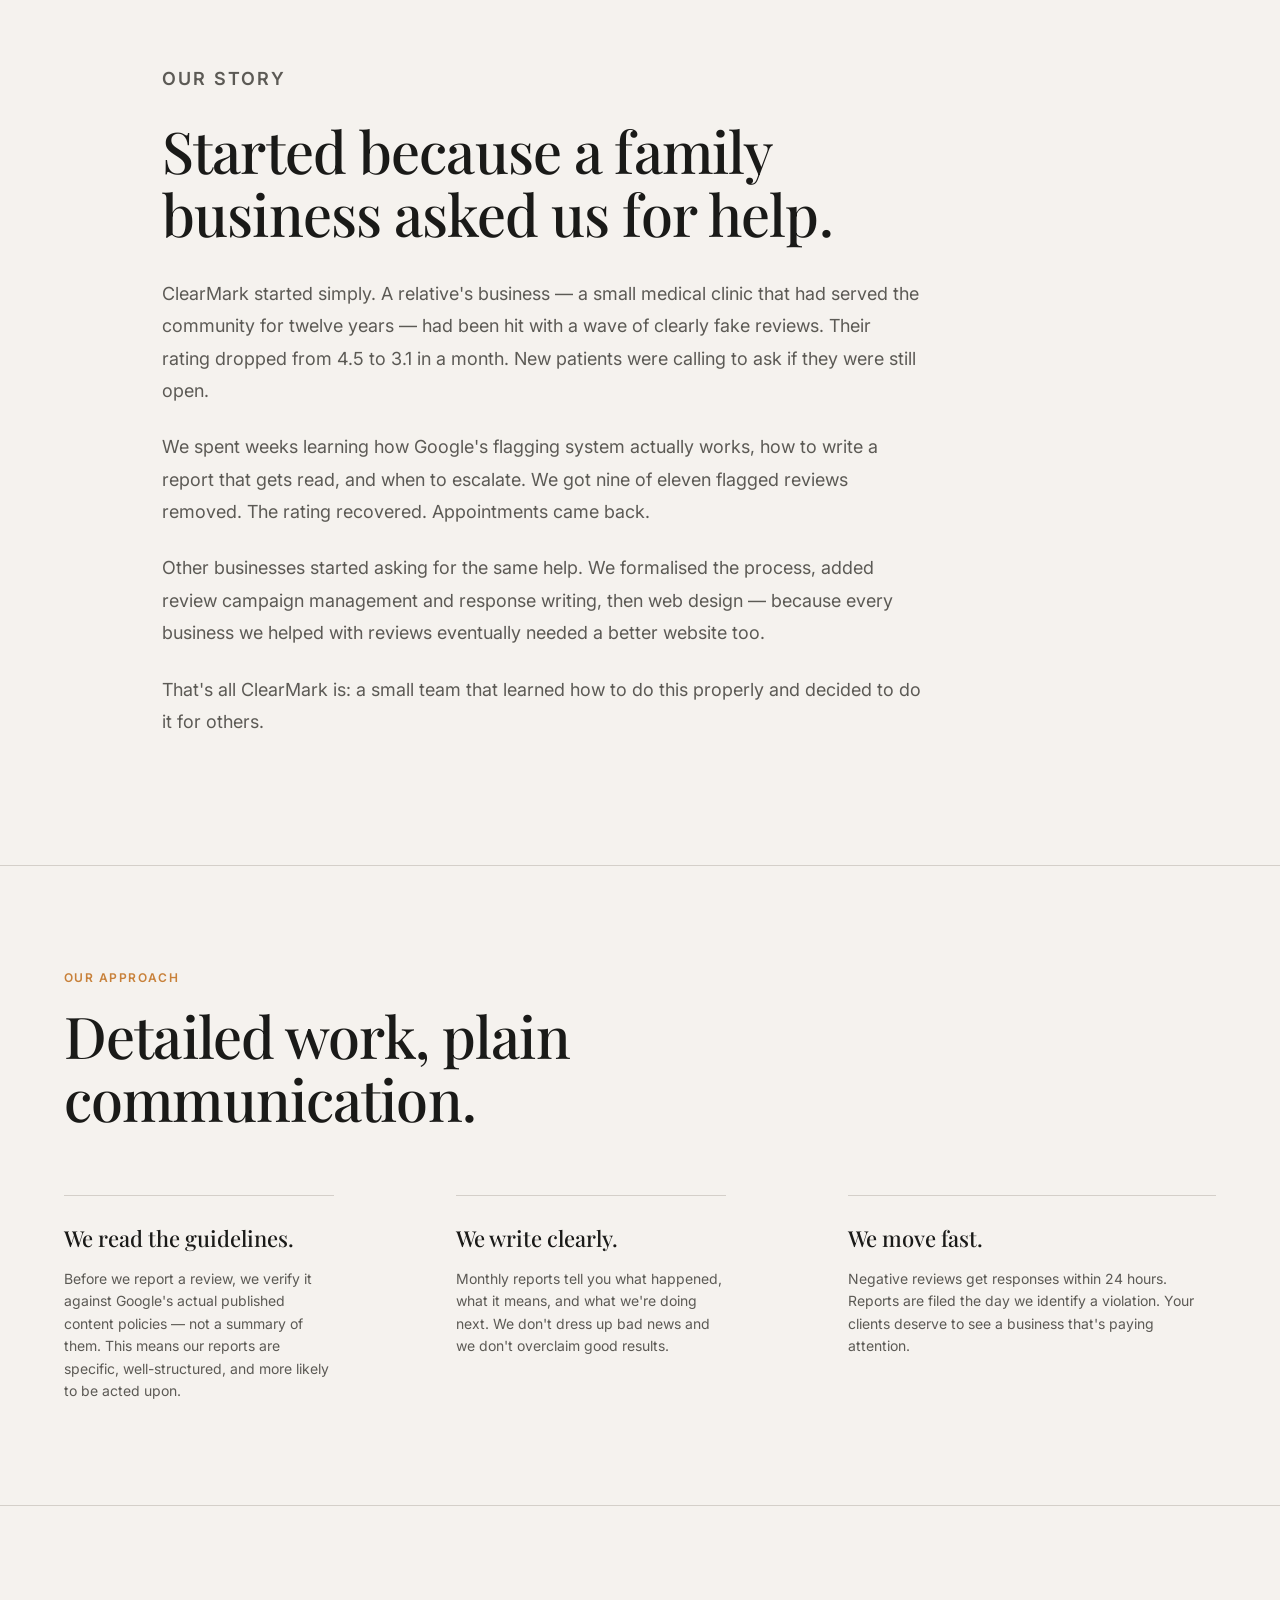
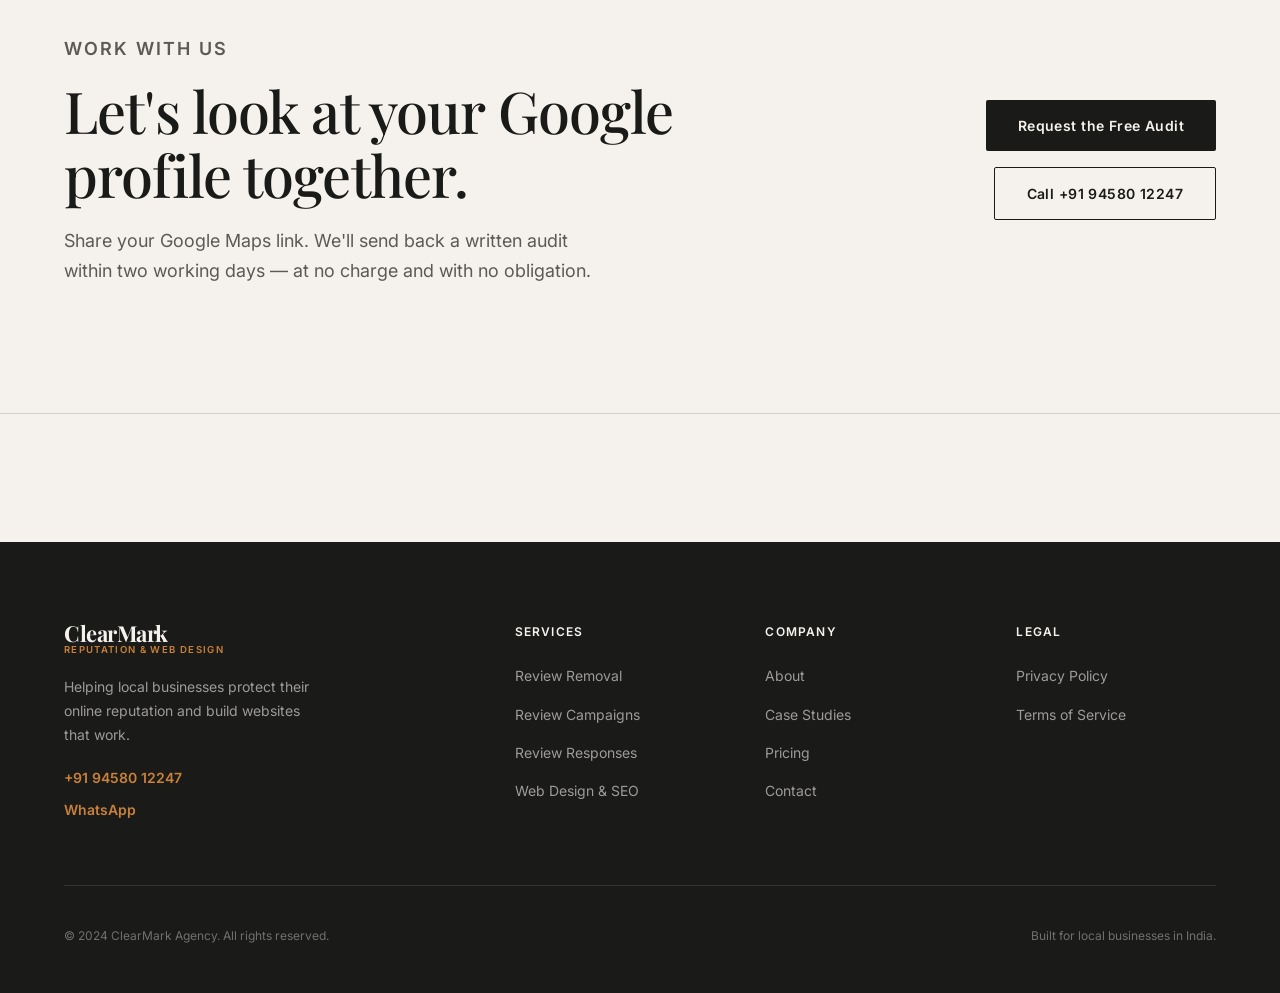
<file: about.html>
<!DOCTYPE html>
<html lang="en">
<head>
  <meta charset="UTF-8" />
  <meta name="viewport" content="width=device-width, initial-scale=1.0" />
  <title>About — ClearMark Agency | Who We Are &amp; Why We Do This</title>
  <meta name="description" content="ClearMark Agency was founded to give local businesses a fair shot at an honest online reputation. We do that by working within the rules and telling clients exactly what to expect." />

  <meta property="og:type" content="website" />
  <meta property="og:title" content="About ClearMark Agency" />
  <meta property="og:description" content="We help local businesses compete fairly online. No tricks, no guarantees we can't keep." />
  <meta property="og:url" content="https://clearmarkagency.com/about.html" />

  <link rel="canonical" href="https://clearmarkagency.com/about.html" />
  <link rel="preconnect" href="https://fonts.googleapis.com" />
  <link rel="preconnect" href="https://fonts.gstatic.com" crossorigin />
  <link href="https://fonts.googleapis.com/css2?family=Playfair+Display:ital,wght@0,400;0,500;0,700;1,400;1,500&family=Inter:wght@300;400;500;600&display=swap" rel="stylesheet" />
  <link rel="stylesheet" href="css/style.css" />
</head>
<body>
  <a href="#main-content" class="skip-link">Skip to main content</a>

  <header class="site-header" role="banner">
    <div class="container">
      <div class="header-inner">
        <a href="index.html" class="logo" aria-label="ClearMark Agency — Home">
          <span class="logo-wordmark">ClearMark</span>
          <span class="logo-sub">Reputation &amp; Web Design</span>
        </a>
        <nav class="nav-primary" aria-label="Primary navigation">
          <a href="index.html">Home</a>
          <a href="services.html">Services</a>
          <a href="case-studies.html">Case Studies</a>
          <a href="about.html" aria-current="page">About</a>
          <a href="pricing.html">Pricing</a>
          <a href="contact.html">Contact</a>
        </nav>
        <div class="header-phone">
          <a href="tel:+919458012247" class="header-tel" aria-label="Call us">+91 94580 12247</a>
          <a href="contact.html" class="btn btn-primary">Get a Free Audit</a>
        </div>
        <button class="nav-hamburger" id="nav-hamburger" aria-label="Open navigation menu" aria-expanded="false" aria-controls="nav-mobile">
          <span></span><span></span><span></span>
        </button>
      </div>
    </div>
  </header>

  <nav class="nav-mobile" id="nav-mobile" aria-label="Mobile navigation" aria-hidden="true">
    <button class="nav-mobile-close" id="nav-mobile-close" aria-label="Close navigation">&times;</button>
    <a href="index.html">Home</a>
    <a href="services.html">Services</a>
    <a href="case-studies.html">Case Studies</a>
    <a href="about.html">About</a>
    <a href="pricing.html">Pricing</a>
    <a href="contact.html">Contact</a>
    <a href="tel:+919458012247" class="nav-mobile-tel">+91 94580 12247</a>
  </nav>

  <main id="main-content">

    <!-- PAGE HERO -->
    <section class="page-hero">
      <div class="container">
        <div class="page-hero-inner">
          <div class="page-hero-text">
            <p class="eyebrow reveal">About Us</p>
            <h1 class="display-xl reveal reveal-delay-1">
              We work within<br /><em>the rules.</em>
            </h1>
            <p class="reveal reveal-delay-2">
              In a space full of agencies promising overnight transformations, 
              we built ClearMark on a different premise: be honest about what 
              we can and can't do, and do the work properly.
            </p>
          </div>
        </div>
      </div>
    </section>

    <!-- MISSION -->
    <section class="about-mission" aria-labelledby="mission-heading">
      <div class="container">
        <div class="about-mission-inner">
          <div class="about-mission-text">
            <p class="eyebrow reveal">Our Mission</p>
            <h2 id="mission-heading" class="display-lg reveal reveal-delay-1" style="margin-top:1rem;">
              Give local businesses a fair shot at an honest reputation.
            </h2>
            <p class="reveal reveal-delay-2">
              A single fake review can take days to remove and cost a business weeks 
              of customer trust. Meanwhile, genuine customers who had excellent 
              experiences rarely think to leave a review unprompted. The system 
              isn't designed for busy business owners.
            </p>
            <p class="reveal reveal-delay-3">
              We exist to correct that imbalance — by doing the detail work that 
              most businesses don't have time to learn: correctly structured policy 
              reports, well-timed customer outreach, on-brand review responses, 
              and websites built to rank where it counts.
            </p>
            <p class="reveal">
              Every step of our process operates within Google's published guidelines. 
              We won't tell you a review will be removed unless we genuinely believe 
              it violates policy. We won't inflate your review count with anything 
              other than real customers. That's not a limitation — it's the point.
            </p>
          </div>

          <div class="about-mission-values">
            <div class="values-list">
              <div class="value-item reveal">
                <h4>Honesty over hype</h4>
                <p>We tell you what's achievable before we start, and we tell you what actually happened at the end of every month.</p>
              </div>
              <div class="value-item reveal reveal-delay-1">
                <h4>Policy-first always</h4>
                <p>Everything we do is designed to work within Google's guidelines — not around them. Shortcuts aren't worth the risk to your profile.</p>
              </div>
              <div class="value-item reveal reveal-delay-2">
                <h4>No hidden methods</h4>
                <p>We'll explain exactly what we're doing and why. If you have questions, we answer them — in plain language, not marketing speak.</p>
              </div>
              <div class="value-item reveal reveal-delay-3">
                <h4>Your reputation is yours</h4>
                <p>At the end of every engagement, you own everything: your profile access, your review history, your website code. We don't hold things hostage.</p>
              </div>
            </div>
          </div>
        </div>
      </div>
    </section>

    <!-- OUR STORY -->
    <section class="about-story" aria-labelledby="story-heading">
      <div class="container">
        <div class="about-story-inner">
          <div class="about-story-text">
            <p class="eyebrow reveal">Our Story</p>
            <h2 id="story-heading" class="display-lg reveal reveal-delay-1" style="margin-top:1rem;">
              Started because a family business asked us for help.
            </h2>
            <p class="reveal reveal-delay-2">
              ClearMark started simply. A relative's business — a small medical clinic 
              that had served the community for twelve years — had been hit with a 
              wave of clearly fake reviews. Their rating dropped from 4.5 to 3.1 in 
              a month. New patients were calling to ask if they were still open.
            </p>
            <p class="reveal">
              We spent weeks learning how Google's flagging system actually works, 
              how to write a report that gets read, and when to escalate. We got 
              nine of eleven flagged reviews removed. The rating recovered. 
              Appointments came back.
            </p>
            <p class="reveal reveal-delay-1">
              Other businesses started asking for the same help. We formalised the 
              process, added review campaign management and response writing, 
              then web design — because every business we helped with reviews 
              eventually needed a better website too.
            </p>
            <p class="reveal reveal-delay-2">
              That's all ClearMark is: a small team that learned how to do this 
              properly and decided to do it for others.
            </p>
          </div>
        </div>
      </div>
    </section>

    <!-- APPROACH SECTION -->
    <section class="section" style="border-bottom: 1px solid var(--color-rule);" aria-labelledby="approach-heading">
      <div class="container">
        <div class="grid-12">
          <div style="grid-column: 1/7;">
            <p class="eyebrow reveal">Our Approach</p>
            <h2 id="approach-heading" class="display-lg reveal reveal-delay-1" style="margin-top:1rem;">
              Detailed work, plain communication.
            </h2>
          </div>
        </div>

        <div class="grid-12" style="margin-top: clamp(3rem, 5vw, 5rem);">
          <div style="grid-column: 1/4; border-top: 1px solid var(--color-rule); padding-top: 1.5rem;" class="reveal">
            <h3 style="font-family: var(--font-display); font-size: 1.375rem; font-weight:500; margin-bottom:0.75rem;">We read the guidelines.</h3>
            <p class="body-sm">Before we report a review, we verify it against Google's actual published content policies — not a summary of them. This means our reports are specific, well-structured, and more likely to be acted upon.</p>
          </div>
          <div style="grid-column: 5/8; border-top: 1px solid var(--color-rule); padding-top: 1.5rem;" class="reveal reveal-delay-1">
            <h3 style="font-family: var(--font-display); font-size: 1.375rem; font-weight:500; margin-bottom:0.75rem;">We write clearly.</h3>
            <p class="body-sm">Monthly reports tell you what happened, what it means, and what we're doing next. We don't dress up bad news and we don't overclaim good results.</p>
          </div>
          <div style="grid-column: 9/13; border-top: 1px solid var(--color-rule); padding-top: 1.5rem;" class="reveal reveal-delay-2">
            <h3 style="font-family: var(--font-display); font-size: 1.375rem; font-weight:500; margin-bottom:0.75rem;">We move fast.</h3>
            <p class="body-sm">Negative reviews get responses within 24 hours. Reports are filed the day we identify a violation. Your clients deserve to see a business that's paying attention.</p>
          </div>
        </div>
      </div>
    </section>

    <!-- CTA -->
    <section class="cta-section" aria-labelledby="about-cta-heading">
      <div class="container">
        <div class="cta-inner">
          <div class="cta-text">
            <p class="eyebrow reveal">Work With Us</p>
            <h2 id="about-cta-heading" class="display-lg reveal reveal-delay-1" style="margin-top:1rem;">
              Let's look at your Google profile together.
            </h2>
            <p class="reveal reveal-delay-2">
              Share your Google Maps link. We'll send back a written audit within 
              two working days — at no charge and with no obligation.
            </p>
          </div>
          <div class="cta-action">
            <div class="cta-action-btns">
              <a href="contact.html" class="btn btn-primary reveal">Request the Free Audit</a>
              <a href="tel:+919458012247" class="btn btn-outline reveal reveal-delay-1">Call +91 94580 12247</a>
            </div>
          </div>
        </div>
      </div>
    </section>

  </main>

  <footer class="site-footer" role="contentinfo">
    <div class="container">
      <div class="footer-grid">
        <div class="footer-brand">
          <a href="index.html" class="logo">
            <span class="logo-wordmark">ClearMark</span>
            <span class="logo-sub">Reputation &amp; Web Design</span>
          </a>
          <p>Helping local businesses protect their online reputation and build websites that work.</p>
          <div class="footer-tel-block">
            <a href="tel:+919458012247">+91 94580 12247</a>
            <a href="https://wa.me/919458012247?text=Hi%2C%20I%27d%20like%20help%20with%20my%20Google%20Business%20Profile%20reviews." target="_blank" rel="noopener noreferrer">WhatsApp</a>
          </div>
        </div>
        <div class="footer-col">
          <h4>Services</h4>
          <ul>
            <li><a href="services.html#review-removal">Review Removal</a></li>
            <li><a href="services.html#review-campaigns">Review Campaigns</a></li>
            <li><a href="services.html#review-responses">Review Responses</a></li>
            <li><a href="services.html#web-design">Web Design &amp; SEO</a></li>
          </ul>
        </div>
        <div class="footer-col">
          <h4>Company</h4>
          <ul>
            <li><a href="about.html">About</a></li>
            <li><a href="case-studies.html">Case Studies</a></li>
            <li><a href="pricing.html">Pricing</a></li>
            <li><a href="contact.html">Contact</a></li>
          </ul>
        </div>
        <div class="footer-col">
          <h4>Legal</h4>
          <ul>
            <li><a href="privacy.html#privacy">Privacy Policy</a></li>
            <li><a href="privacy.html#terms">Terms of Service</a></li>
          </ul>
        </div>
      </div>
      <div class="footer-bottom">
        <p>&copy; 2024 ClearMark Agency. All rights reserved.</p>
        <p>Built for local businesses in India.</p>
      </div>
    </div>
  </footer>

  <div class="mobile-cta-bar" role="complementary" aria-label="Quick contact">
    <a href="tel:+919458012247" class="cta-call" aria-label="Call ClearMark Agency">
      <svg width="18" height="18" viewBox="0 0 24 24" fill="none" aria-hidden="true"><path d="M6.62 10.79C8.06 13.62 10.38 15.93 13.21 17.38L15.41 15.18C15.68 14.91 16.08 14.82 16.43 14.94C17.55 15.31 18.76 15.51 20 15.51C20.55 15.51 21 15.96 21 16.51V20C21 20.55 20.55 21 20 21C10.61 21 3 13.39 3 4C3 3.45 3.45 3 4 3H7.5C8.05 3 8.5 3.45 8.5 4C8.5 5.25 8.7 6.45 9.07 7.57C9.18 7.92 9.1 8.31 8.82 8.59L6.62 10.79Z" fill="white"/></svg>
      Call
    </a>
    <a href="https://wa.me/919458012247?text=Hi%2C%20I%27d%20like%20help%20with%20my%20Google%20Business%20Profile%20reviews." class="cta-whatsapp" target="_blank" rel="noopener noreferrer" aria-label="WhatsApp ClearMark Agency">
      <svg class="whatsapp-icon" viewBox="0 0 24 24" fill="white" aria-hidden="true"><path d="M17.472 14.382c-.297-.149-1.758-.867-2.03-.967-.273-.099-.471-.148-.67.15-.197.297-.767.966-.94 1.164-.173.199-.347.223-.644.075-.297-.15-1.255-.463-2.39-1.475-.883-.788-1.48-1.761-1.653-2.059-.173-.297-.018-.458.13-.606.134-.133.298-.347.446-.52.149-.174.198-.298.298-.497.099-.198.05-.371-.025-.52-.075-.149-.669-1.612-.916-2.207-.242-.579-.487-.5-.669-.51-.173-.008-.371-.01-.57-.01-.198 0-.52.074-.792.372-.272.297-1.04 1.016-1.04 2.479 0 1.462 1.065 2.875 1.213 3.074.149.198 2.096 3.2 5.077 4.487.709.306 1.262.489 1.694.625.712.227 1.36.195 1.871.118.571-.085 1.758-.719 2.006-1.413.248-.694.248-1.289.173-1.413-.074-.124-.272-.198-.57-.347z"/><path d="M12 0C5.373 0 0 5.373 0 12c0 2.116.553 4.103 1.522 5.83L.057 23.5l5.816-1.525A11.95 11.95 0 0012 24c6.627 0 12-5.373 12-12S18.627 0 12 0zm0 21.818a9.818 9.818 0 01-5.002-1.37l-.359-.214-3.72.975.995-3.644-.234-.374A9.818 9.818 0 1112 21.818z"/></svg>
      WhatsApp
    </a>
  </div>

  <script src="js/main.js" defer></script>
</body>
</html>
</file>
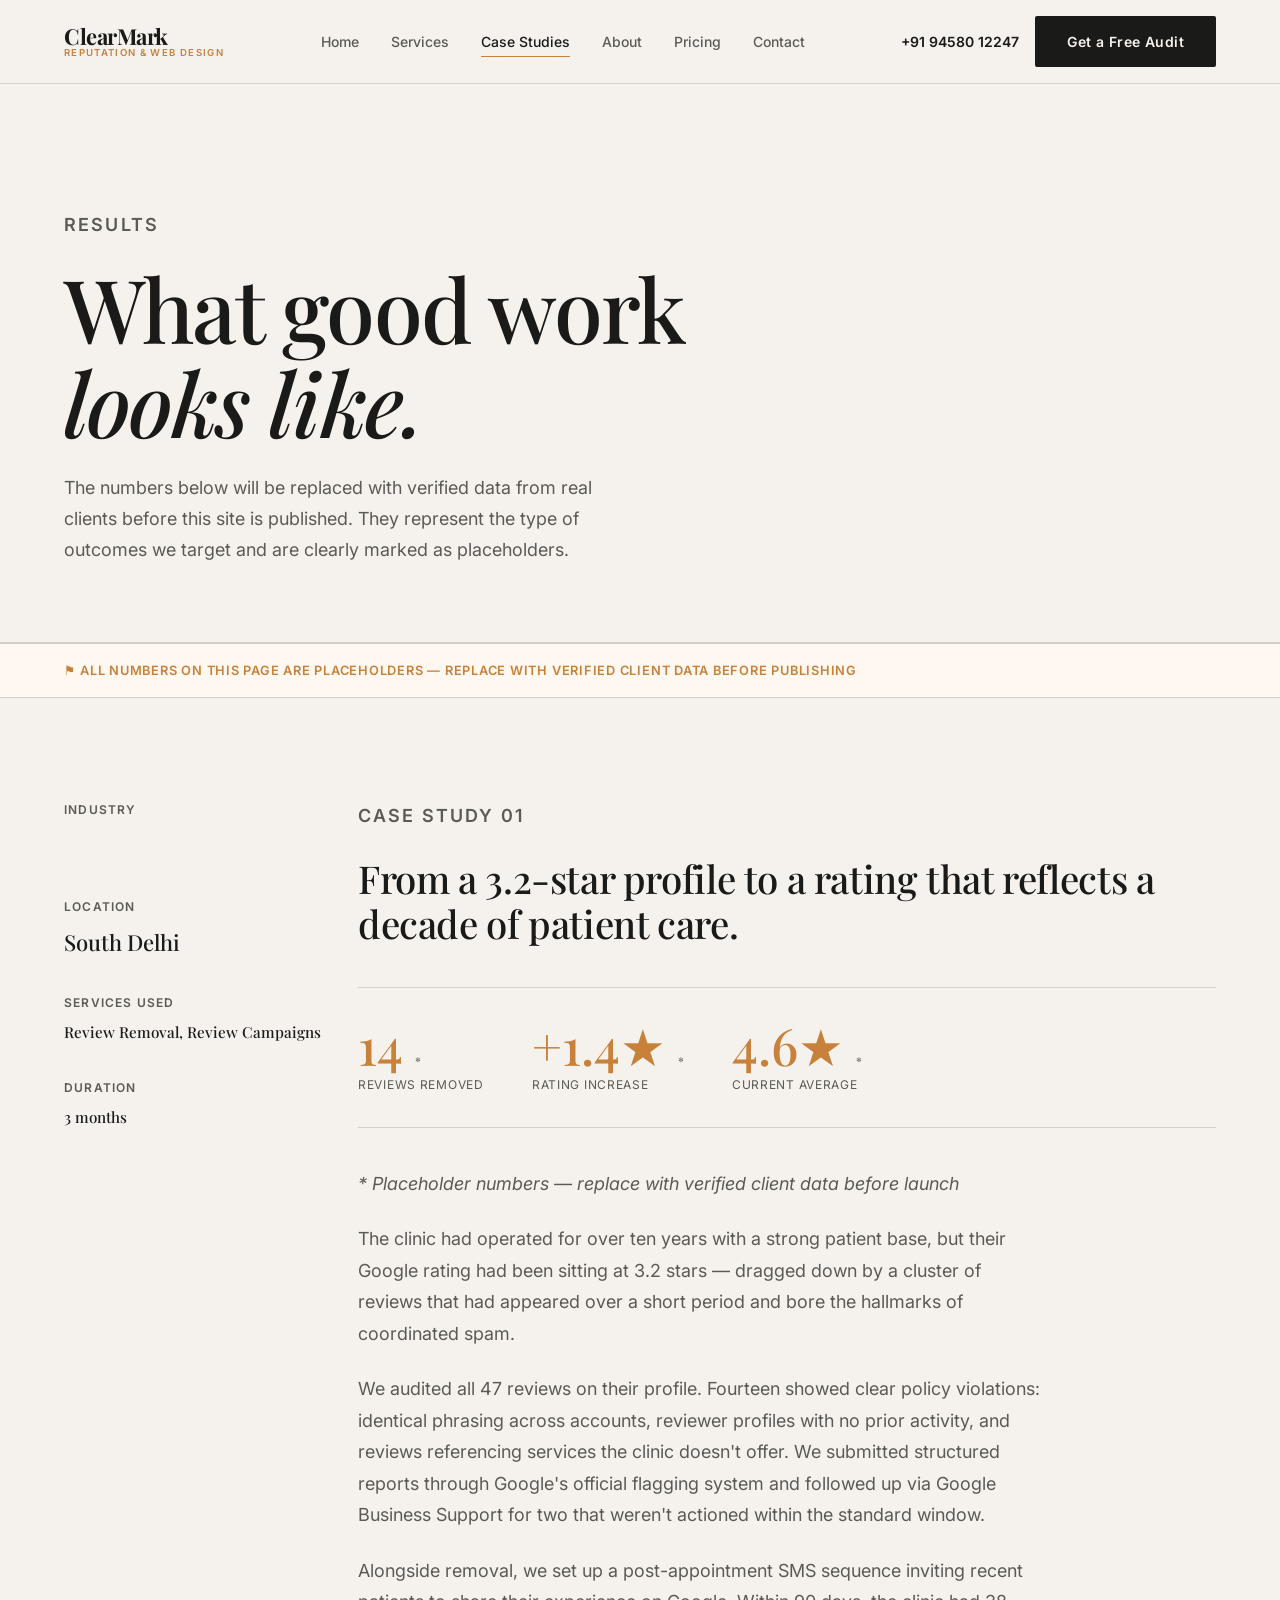
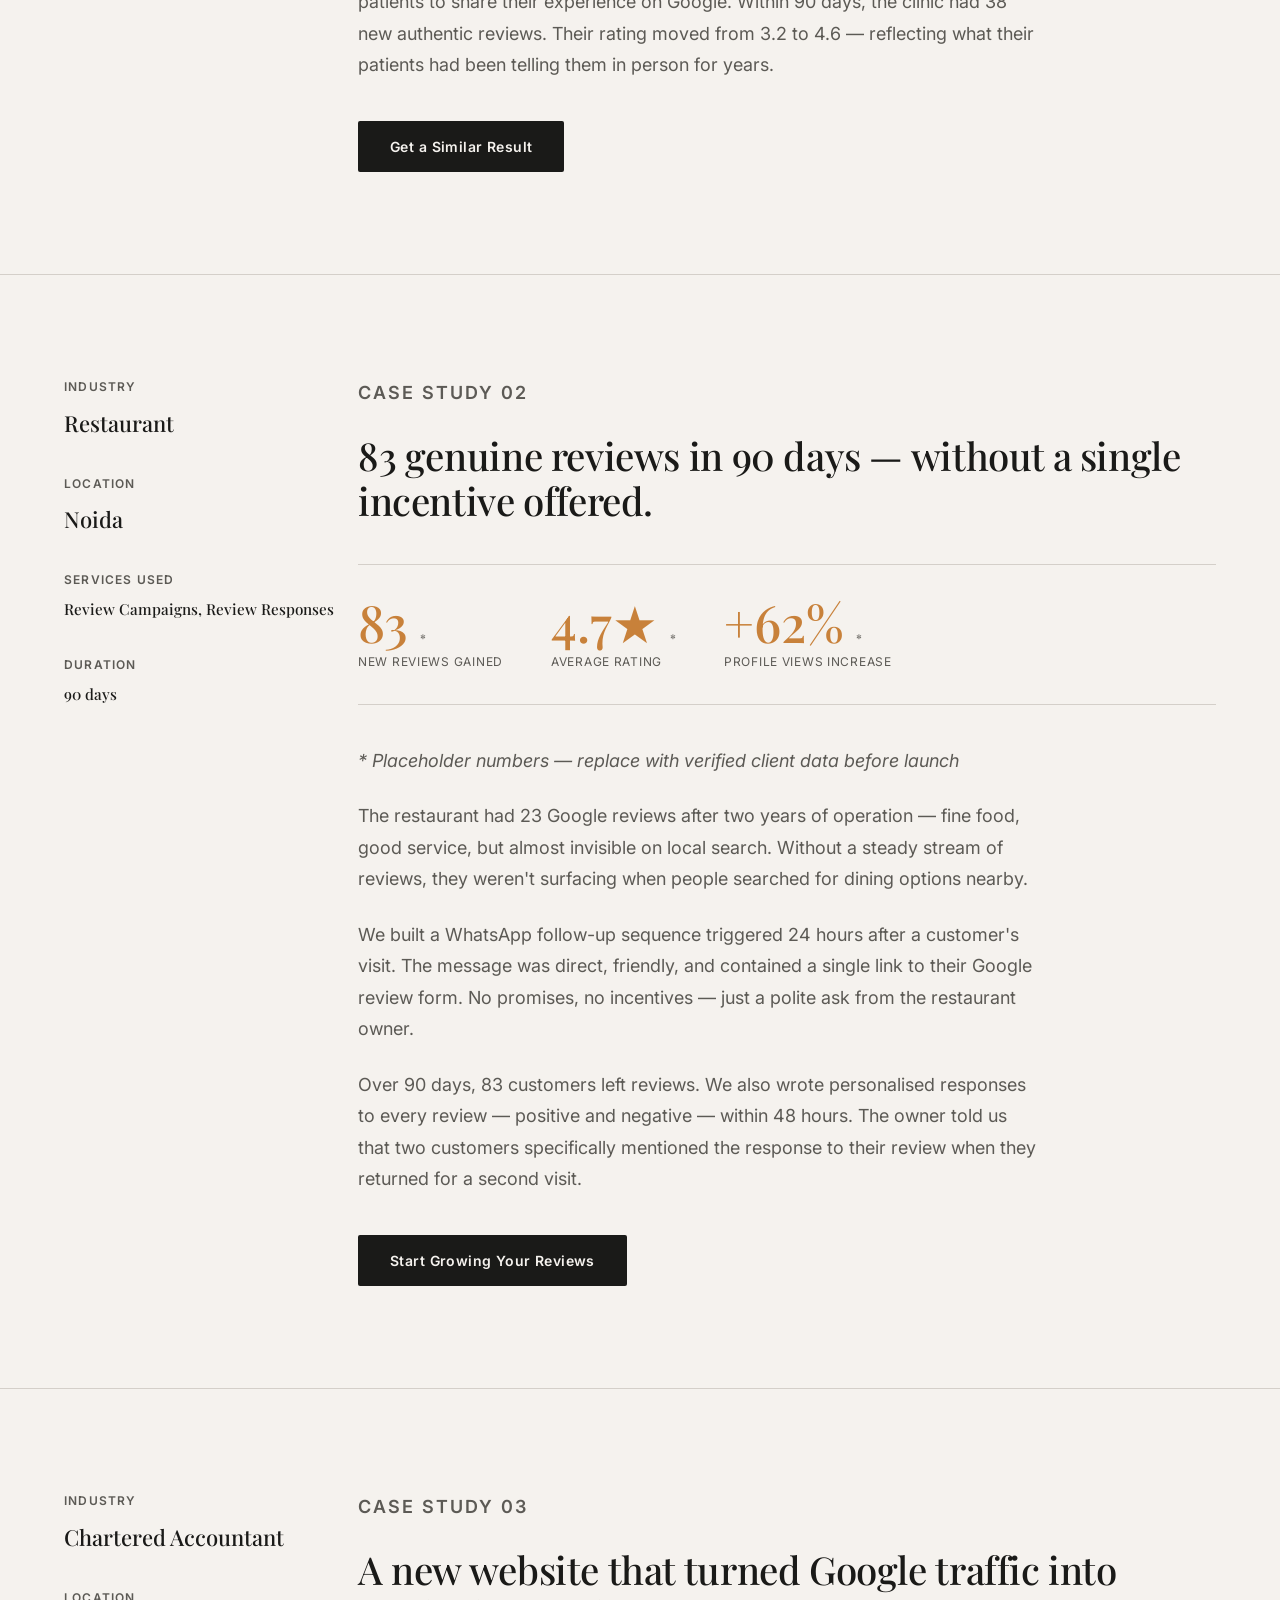
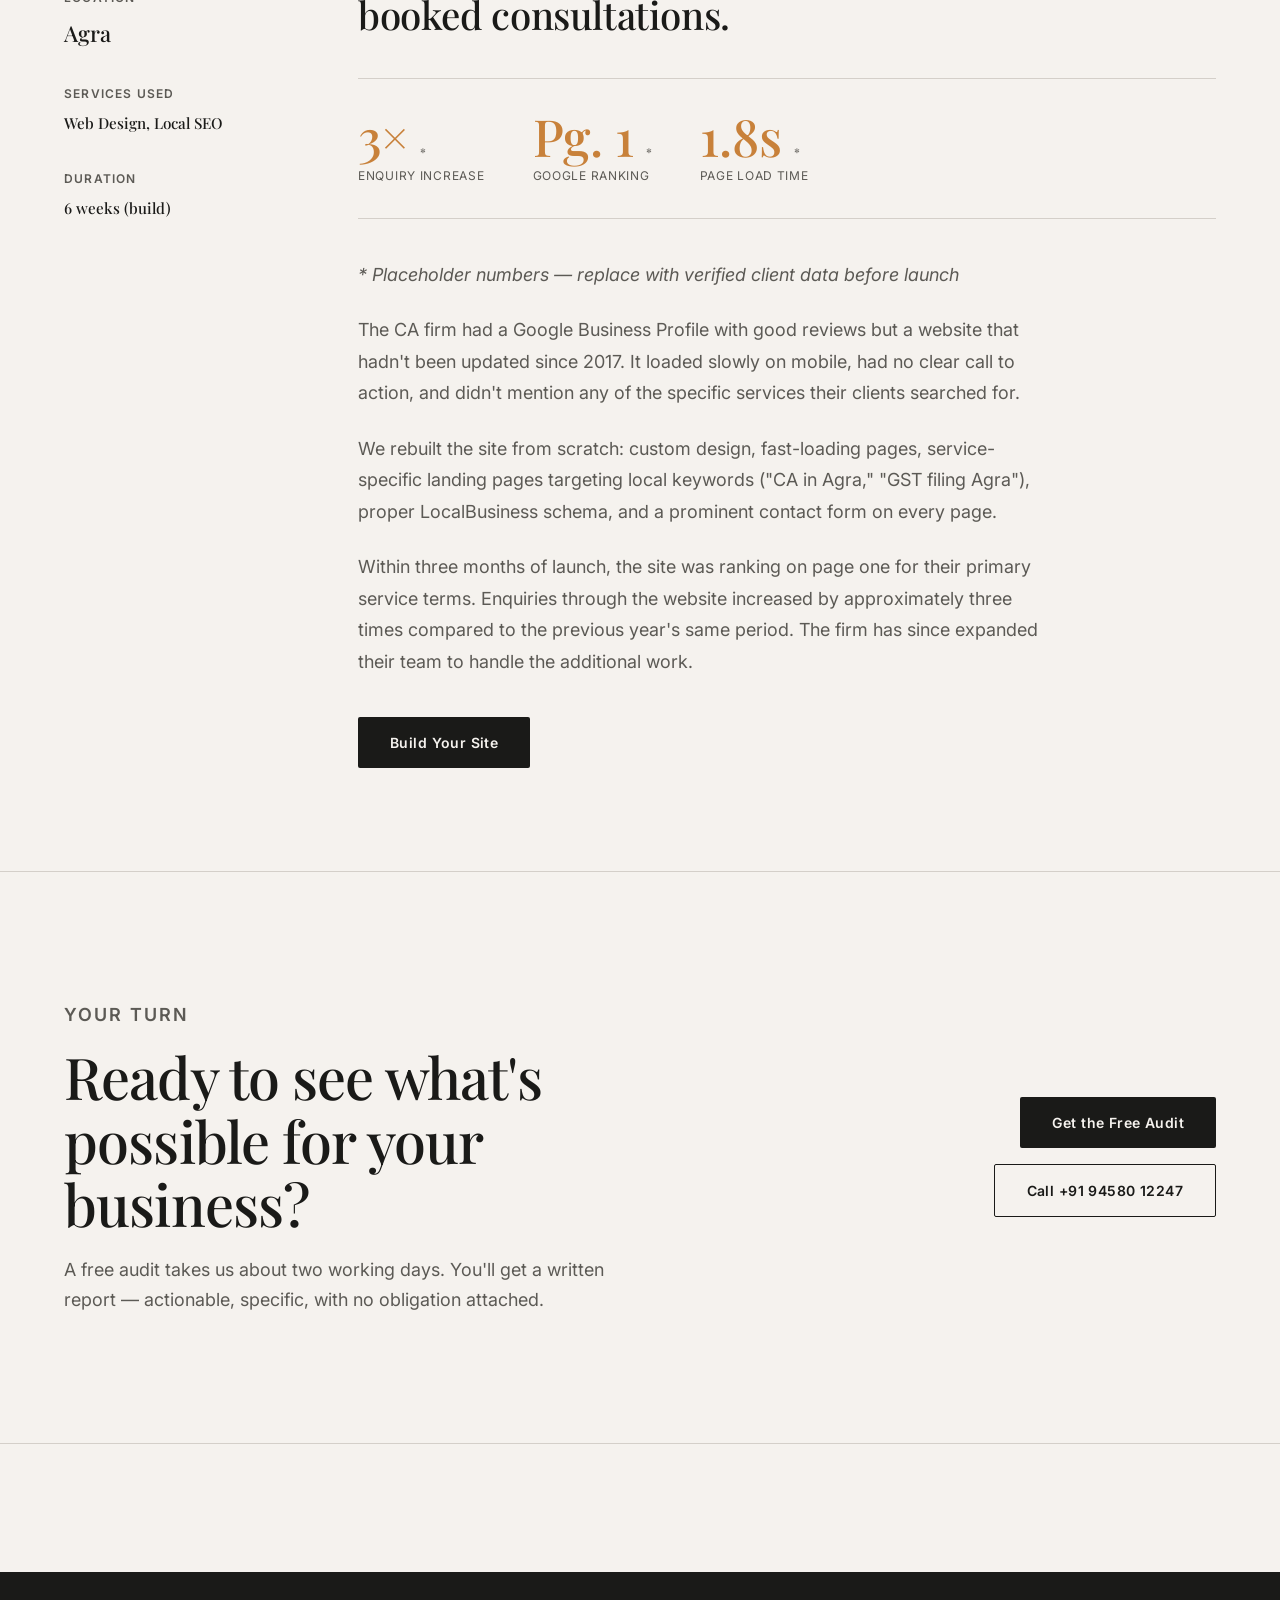
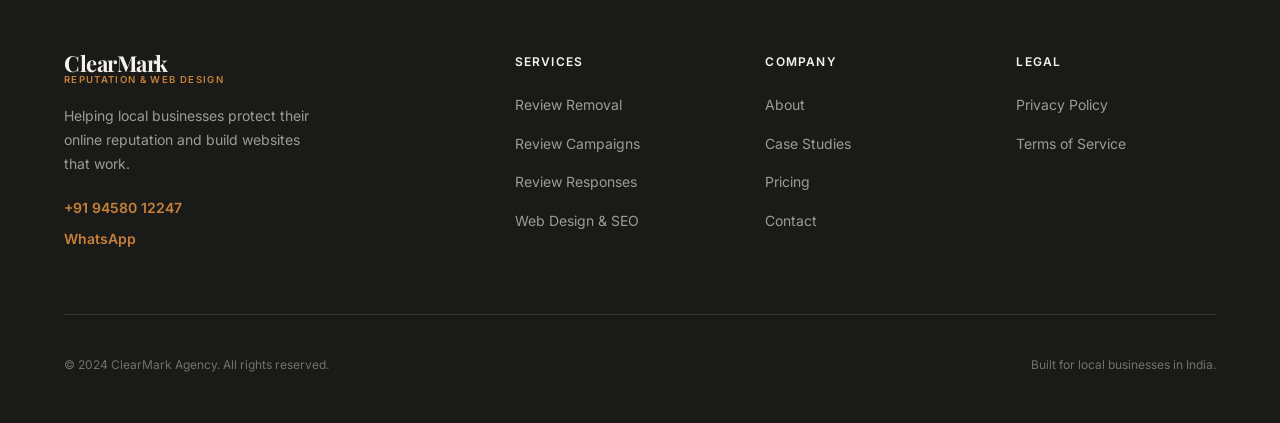
<file: case-studies.html>
<!DOCTYPE html>
<html lang="en">
<head>
  <meta charset="UTF-8" />
  <meta name="viewport" content="width=device-width, initial-scale=1.0" />
  <title>Case Studies — ClearMark Agency | Real Results for Local Businesses</title>
  <meta name="description" content="Real-world results from ClearMark Agency's reputation management and web design work. Numbers marked for replacement with verified client data." />

  <meta property="og:type" content="website" />
  <meta property="og:title" content="Case Studies — ClearMark Agency" />
  <meta property="og:description" content="How local businesses improved their Google ratings and online presence with ClearMark Agency." />
  <meta property="og:url" content="https://clearmarkagency.com/case-studies.html" />

  <link rel="canonical" href="https://clearmarkagency.com/case-studies.html" />
  <link rel="preconnect" href="https://fonts.googleapis.com" />
  <link rel="preconnect" href="https://fonts.gstatic.com" crossorigin />
  <link href="https://fonts.googleapis.com/css2?family=Playfair+Display:ital,wght@0,400;0,500;0,700;1,400;1,500&family=Inter:wght@300;400;500;600&display=swap" rel="stylesheet" />
  <link rel="stylesheet" href="css/style.css" />
</head>
<body>
  <a href="#main-content" class="skip-link">Skip to main content</a>

  <header class="site-header" role="banner">
    <div class="container">
      <div class="header-inner">
        <a href="index.html" class="logo" aria-label="ClearMark Agency — Home">
          <span class="logo-wordmark">ClearMark</span>
          <span class="logo-sub">Reputation &amp; Web Design</span>
        </a>
        <nav class="nav-primary" aria-label="Primary navigation">
          <a href="index.html">Home</a>
          <a href="services.html">Services</a>
          <a href="case-studies.html" aria-current="page">Case Studies</a>
          <a href="about.html">About</a>
          <a href="pricing.html">Pricing</a>
          <a href="contact.html">Contact</a>
        </nav>
        <div class="header-phone">
          <a href="tel:+919458012247" class="header-tel" aria-label="Call us">+91 94580 12247</a>
          <a href="contact.html" class="btn btn-primary">Get a Free Audit</a>
        </div>
        <button class="nav-hamburger" id="nav-hamburger" aria-label="Open navigation menu" aria-expanded="false" aria-controls="nav-mobile">
          <span></span><span></span><span></span>
        </button>
      </div>
    </div>
  </header>

  <nav class="nav-mobile" id="nav-mobile" aria-label="Mobile navigation" aria-hidden="true">
    <button class="nav-mobile-close" id="nav-mobile-close" aria-label="Close navigation">&times;</button>
    <a href="index.html">Home</a>
    <a href="services.html">Services</a>
    <a href="case-studies.html">Case Studies</a>
    <a href="about.html">About</a>
    <a href="pricing.html">Pricing</a>
    <a href="contact.html">Contact</a>
    <a href="tel:+919458012247" class="nav-mobile-tel">+91 94580 12247</a>
  </nav>

  <main id="main-content">

    <section class="page-hero">
      <div class="container">
        <div class="page-hero-inner">
          <div class="page-hero-text">
            <p class="eyebrow reveal">Results</p>
            <h1 class="display-xl reveal reveal-delay-1">
              What good work<br /><em>looks like.</em>
            </h1>
            <p class="reveal reveal-delay-2">
              The numbers below will be replaced with verified data from real clients 
              before this site is published. They represent the type of outcomes we 
              target and are clearly marked as placeholders.
            </p>
          </div>
        </div>
      </div>
    </section>

    <div style="background: #FFF8F0; border-top: 1px solid var(--color-rule); border-bottom: 1px solid var(--color-rule); padding: 1rem 0;">
      <div class="container">
        <p style="font-size: 0.8rem; color: var(--color-accent); font-weight: 600; letter-spacing: 0.06em;">
          ⚑ ALL NUMBERS ON THIS PAGE ARE PLACEHOLDERS — REPLACE WITH VERIFIED CLIENT DATA BEFORE PUBLISHING
        </p>
      </div>
    </div>

    <!-- CASE STUDY 1 -->
    <article class="case-study-full" aria-labelledby="cs1-heading">
      <div class="container">
        <div class="case-study-inner">
          <div class="case-study-meta">
            <div class="case-meta-label reveal">Industry</div>
            <div class="case-meta-value reveal">Dental Clinic</div>
            <div class="case-meta-label reveal">Location</div>
            <div class="case-meta-value reveal">South Delhi</div>
            <div class="case-meta-label reveal">Services Used</div>
            <div class="case-meta-value reveal" style="font-size: 0.95rem;">Review Removal, Review Campaigns</div>
            <div class="case-meta-label reveal">Duration</div>
            <div class="case-meta-value reveal" style="font-size: 0.95rem;">3 months</div>
          </div>

          <div class="case-study-content">
            <p class="eyebrow reveal">Case Study 01</p>
            <h2 id="cs1-heading" class="display-md reveal reveal-delay-1" style="margin-top:0.75rem;">
              From a 3.2-star profile to a rating that reflects a decade of patient care.
            </h2>

            <div class="case-stats-row reveal reveal-delay-2">
              <div class="case-stat">
                <div class="num">14 <span style="font-size:0.75rem; color:var(--color-ink-muted);">*</span></div>
                <div class="label">Reviews removed</div>
              </div>
              <div class="case-stat">
                <div class="num">+1.4★ <span style="font-size:0.75rem; color:var(--color-ink-muted);">*</span></div>
                <div class="label">Rating increase</div>
              </div>
              <div class="case-stat">
                <div class="num">4.6★ <span style="font-size:0.75rem; color:var(--color-ink-muted);">*</span></div>
                <div class="label">Current average</div>
              </div>
            </div>

            <p class="placeholder-note">* Placeholder numbers — replace with verified client data before launch</p>

            <p class="reveal">
              The clinic had operated for over ten years with a strong patient base, 
              but their Google rating had been sitting at 3.2 stars — dragged down by 
              a cluster of reviews that had appeared over a short period and bore the 
              hallmarks of coordinated spam.
            </p>
            <p class="reveal reveal-delay-1">
              We audited all 47 reviews on their profile. Fourteen showed clear policy 
              violations: identical phrasing across accounts, reviewer profiles with 
              no prior activity, and reviews referencing services the clinic doesn't 
              offer. We submitted structured reports through Google's official flagging 
              system and followed up via Google Business Support for two that weren't 
              actioned within the standard window.
            </p>
            <p class="reveal reveal-delay-2">
              Alongside removal, we set up a post-appointment SMS sequence inviting 
              recent patients to share their experience on Google. Within 90 days, 
              the clinic had 38 new authentic reviews. Their rating moved from 3.2 
              to 4.6 — reflecting what their patients had been telling them in person 
              for years.
            </p>

            <div style="margin-top: 2.5rem;" class="reveal">
              <a href="contact.html" class="btn btn-primary">Get a Similar Result</a>
            </div>
          </div>
        </div>
      </div>
    </article>

    <!-- CASE STUDY 2 -->
    <article class="case-study-full" aria-labelledby="cs2-heading">
      <div class="container">
        <div class="case-study-inner">
          <div class="case-study-meta">
            <div class="case-meta-label reveal">Industry</div>
            <div class="case-meta-value reveal">Restaurant</div>
            <div class="case-meta-label reveal">Location</div>
            <div class="case-meta-value reveal">Noida</div>
            <div class="case-meta-label reveal">Services Used</div>
            <div class="case-meta-value reveal" style="font-size: 0.95rem;">Review Campaigns, Review Responses</div>
            <div class="case-meta-label reveal">Duration</div>
            <div class="case-meta-value reveal" style="font-size: 0.95rem;">90 days</div>
          </div>

          <div class="case-study-content">
            <p class="eyebrow reveal">Case Study 02</p>
            <h2 id="cs2-heading" class="display-md reveal reveal-delay-1" style="margin-top:0.75rem;">
              83 genuine reviews in 90 days — without a single incentive offered.
            </h2>

            <div class="case-stats-row reveal reveal-delay-2">
              <div class="case-stat">
                <div class="num">83 <span style="font-size:0.75rem; color:var(--color-ink-muted);">*</span></div>
                <div class="label">New reviews gained</div>
              </div>
              <div class="case-stat">
                <div class="num">4.7★ <span style="font-size:0.75rem; color:var(--color-ink-muted);">*</span></div>
                <div class="label">Average rating</div>
              </div>
              <div class="case-stat">
                <div class="num">+62% <span style="font-size:0.75rem; color:var(--color-ink-muted);">*</span></div>
                <div class="label">Profile views increase</div>
              </div>
            </div>

            <p class="placeholder-note">* Placeholder numbers — replace with verified client data before launch</p>

            <p class="reveal">
              The restaurant had 23 Google reviews after two years of operation — 
              fine food, good service, but almost invisible on local search. 
              Without a steady stream of reviews, they weren't surfacing when 
              people searched for dining options nearby.
            </p>
            <p class="reveal reveal-delay-1">
              We built a WhatsApp follow-up sequence triggered 24 hours after a 
              customer's visit. The message was direct, friendly, and contained 
              a single link to their Google review form. No promises, no incentives — 
              just a polite ask from the restaurant owner.
            </p>
            <p class="reveal reveal-delay-2">
              Over 90 days, 83 customers left reviews. We also wrote personalised 
              responses to every review — positive and negative — within 48 hours. 
              The owner told us that two customers specifically mentioned the response 
              to their review when they returned for a second visit.
            </p>

            <div style="margin-top: 2.5rem;" class="reveal">
              <a href="contact.html" class="btn btn-primary">Start Growing Your Reviews</a>
            </div>
          </div>
        </div>
      </div>
    </article>

    <!-- CASE STUDY 3 -->
    <article class="case-study-full" aria-labelledby="cs3-heading">
      <div class="container">
        <div class="case-study-inner">
          <div class="case-study-meta">
            <div class="case-meta-label reveal">Industry</div>
            <div class="case-meta-value reveal">Chartered Accountant</div>
            <div class="case-meta-label reveal">Location</div>
            <div class="case-meta-value reveal">Agra</div>
            <div class="case-meta-label reveal">Services Used</div>
            <div class="case-meta-value reveal" style="font-size: 0.95rem;">Web Design, Local SEO</div>
            <div class="case-meta-label reveal">Duration</div>
            <div class="case-meta-value reveal" style="font-size: 0.95rem;">6 weeks (build)</div>
          </div>

          <div class="case-study-content">
            <p class="eyebrow reveal">Case Study 03</p>
            <h2 id="cs3-heading" class="display-md reveal reveal-delay-1" style="margin-top:0.75rem;">
              A new website that turned Google traffic into booked consultations.
            </h2>

            <div class="case-stats-row reveal reveal-delay-2">
              <div class="case-stat">
                <div class="num">3× <span style="font-size:0.75rem; color:var(--color-ink-muted);">*</span></div>
                <div class="label">Enquiry increase</div>
              </div>
              <div class="case-stat">
                <div class="num">Pg. 1 <span style="font-size:0.75rem; color:var(--color-ink-muted);">*</span></div>
                <div class="label">Google ranking</div>
              </div>
              <div class="case-stat">
                <div class="num">1.8s <span style="font-size:0.75rem; color:var(--color-ink-muted);">*</span></div>
                <div class="label">Page load time</div>
              </div>
            </div>

            <p class="placeholder-note">* Placeholder numbers — replace with verified client data before launch</p>

            <p class="reveal">
              The CA firm had a Google Business Profile with good reviews but a 
              website that hadn't been updated since 2017. It loaded slowly on mobile, 
              had no clear call to action, and didn't mention any of the specific 
              services their clients searched for.
            </p>
            <p class="reveal reveal-delay-1">
              We rebuilt the site from scratch: custom design, fast-loading pages, 
              service-specific landing pages targeting local keywords ("CA in Agra," 
              "GST filing Agra"), proper LocalBusiness schema, and a prominent 
              contact form on every page.
            </p>
            <p class="reveal reveal-delay-2">
              Within three months of launch, the site was ranking on page one for 
              their primary service terms. Enquiries through the website increased 
              by approximately three times compared to the previous year's same period. 
              The firm has since expanded their team to handle the additional work.
            </p>

            <div style="margin-top: 2.5rem;" class="reveal">
              <a href="contact.html" class="btn btn-primary">Build Your Site</a>
            </div>
          </div>
        </div>
      </div>
    </article>

    <!-- CTA -->
    <section class="cta-section" aria-labelledby="cs-cta-heading">
      <div class="container">
        <div class="cta-inner">
          <div class="cta-text">
            <p class="eyebrow reveal">Your Turn</p>
            <h2 id="cs-cta-heading" class="display-lg reveal reveal-delay-1" style="margin-top:1rem;">
              Ready to see what's possible for your business?
            </h2>
            <p class="reveal reveal-delay-2">
              A free audit takes us about two working days. You'll get a written 
              report — actionable, specific, with no obligation attached.
            </p>
          </div>
          <div class="cta-action">
            <div class="cta-action-btns">
              <a href="contact.html" class="btn btn-primary reveal">Get the Free Audit</a>
              <a href="tel:+919458012247" class="btn btn-outline reveal reveal-delay-1">Call +91 94580 12247</a>
            </div>
          </div>
        </div>
      </div>
    </section>

  </main>

  <footer class="site-footer" role="contentinfo">
    <div class="container">
      <div class="footer-grid">
        <div class="footer-brand">
          <a href="index.html" class="logo">
            <span class="logo-wordmark">ClearMark</span>
            <span class="logo-sub">Reputation &amp; Web Design</span>
          </a>
          <p>Helping local businesses protect their online reputation and build websites that work.</p>
          <div class="footer-tel-block">
            <a href="tel:+919458012247">+91 94580 12247</a>
            <a href="https://wa.me/919458012247?text=Hi%2C%20I%27d%20like%20help%20with%20my%20Google%20Business%20Profile%20reviews." target="_blank" rel="noopener noreferrer">WhatsApp</a>
          </div>
        </div>
        <div class="footer-col">
          <h4>Services</h4>
          <ul>
            <li><a href="services.html#review-removal">Review Removal</a></li>
            <li><a href="services.html#review-campaigns">Review Campaigns</a></li>
            <li><a href="services.html#review-responses">Review Responses</a></li>
            <li><a href="services.html#web-design">Web Design &amp; SEO</a></li>
          </ul>
        </div>
        <div class="footer-col">
          <h4>Company</h4>
          <ul>
            <li><a href="about.html">About</a></li>
            <li><a href="case-studies.html">Case Studies</a></li>
            <li><a href="pricing.html">Pricing</a></li>
            <li><a href="contact.html">Contact</a></li>
          </ul>
        </div>
        <div class="footer-col">
          <h4>Legal</h4>
          <ul>
            <li><a href="privacy.html#privacy">Privacy Policy</a></li>
            <li><a href="privacy.html#terms">Terms of Service</a></li>
          </ul>
        </div>
      </div>
      <div class="footer-bottom">
        <p>&copy; 2024 ClearMark Agency. All rights reserved.</p>
        <p>Built for local businesses in India.</p>
      </div>
    </div>
  </footer>

  <div class="mobile-cta-bar" role="complementary" aria-label="Quick contact">
    <a href="tel:+919458012247" class="cta-call" aria-label="Call ClearMark Agency">
      <svg width="18" height="18" viewBox="0 0 24 24" fill="none" aria-hidden="true"><path d="M6.62 10.79C8.06 13.62 10.38 15.93 13.21 17.38L15.41 15.18C15.68 14.91 16.08 14.82 16.43 14.94C17.55 15.31 18.76 15.51 20 15.51C20.55 15.51 21 15.96 21 16.51V20C21 20.55 20.55 21 20 21C10.61 21 3 13.39 3 4C3 3.45 3.45 3 4 3H7.5C8.05 3 8.5 3.45 8.5 4C8.5 5.25 8.7 6.45 9.07 7.57C9.18 7.92 9.1 8.31 8.82 8.59L6.62 10.79Z" fill="white"/></svg>
      Call
    </a>
    <a href="https://wa.me/919458012247?text=Hi%2C%20I%27d%20like%20help%20with%20my%20Google%20Business%20Profile%20reviews." class="cta-whatsapp" target="_blank" rel="noopener noreferrer" aria-label="WhatsApp ClearMark Agency">
      <svg class="whatsapp-icon" viewBox="0 0 24 24" fill="white" aria-hidden="true"><path d="M17.472 14.382c-.297-.149-1.758-.867-2.03-.967-.273-.099-.471-.148-.67.15-.197.297-.767.966-.94 1.164-.173.199-.347.223-.644.075-.297-.15-1.255-.463-2.39-1.475-.883-.788-1.48-1.761-1.653-2.059-.173-.297-.018-.458.13-.606.134-.133.298-.347.446-.52.149-.174.198-.298.298-.497.099-.198.05-.371-.025-.52-.075-.149-.669-1.612-.916-2.207-.242-.579-.487-.5-.669-.51-.173-.008-.371-.01-.57-.01-.198 0-.52.074-.792.372-.272.297-1.04 1.016-1.04 2.479 0 1.462 1.065 2.875 1.213 3.074.149.198 2.096 3.2 5.077 4.487.709.306 1.262.489 1.694.625.712.227 1.36.195 1.871.118.571-.085 1.758-.719 2.006-1.413.248-.694.248-1.289.173-1.413-.074-.124-.272-.198-.57-.347z"/><path d="M12 0C5.373 0 0 5.373 0 12c0 2.116.553 4.103 1.522 5.83L.057 23.5l5.816-1.525A11.95 11.95 0 0012 24c6.627 0 12-5.373 12-12S18.627 0 12 0zm0 21.818a9.818 9.818 0 01-5.002-1.37l-.359-.214-3.72.975.995-3.644-.234-.374A9.818 9.818 0 1112 21.818z"/></svg>
      WhatsApp
    </a>
  </div>

  <script src="js/main.js" defer></script>
</body>
</html>
</file>
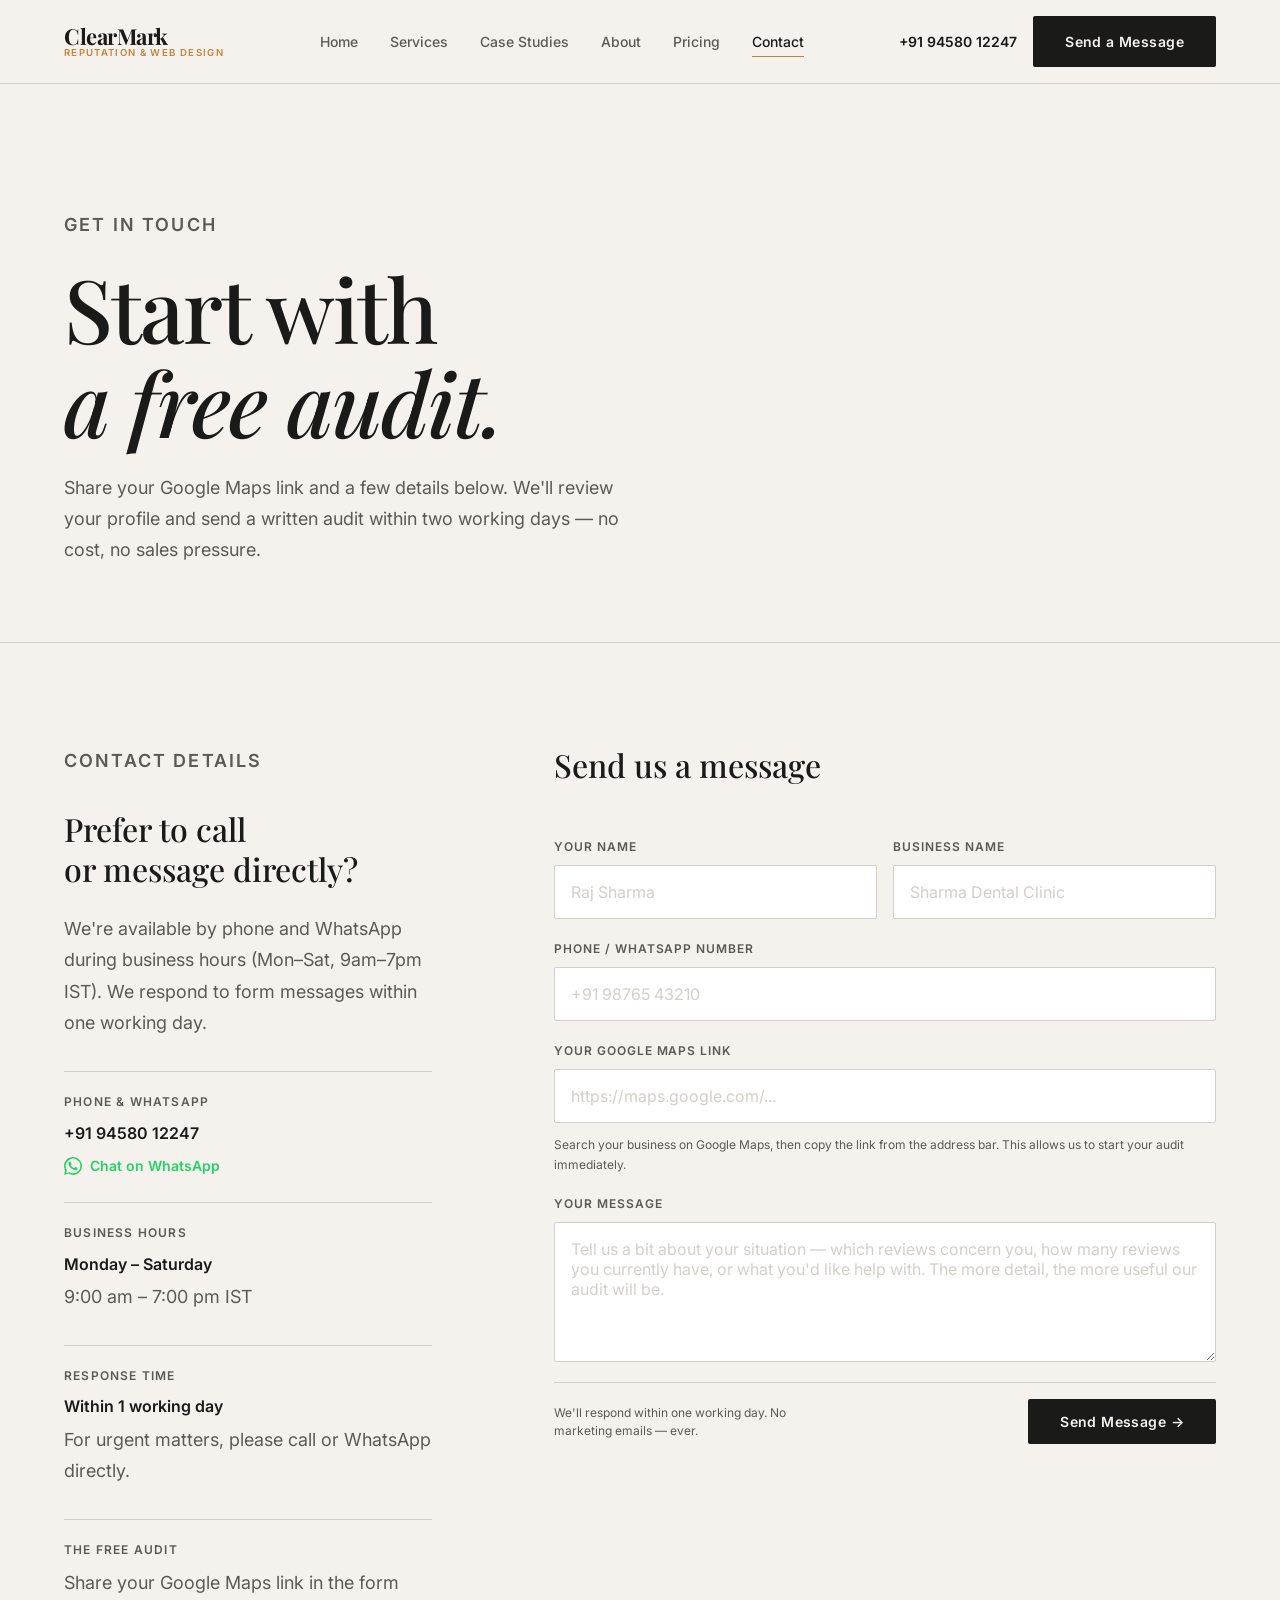
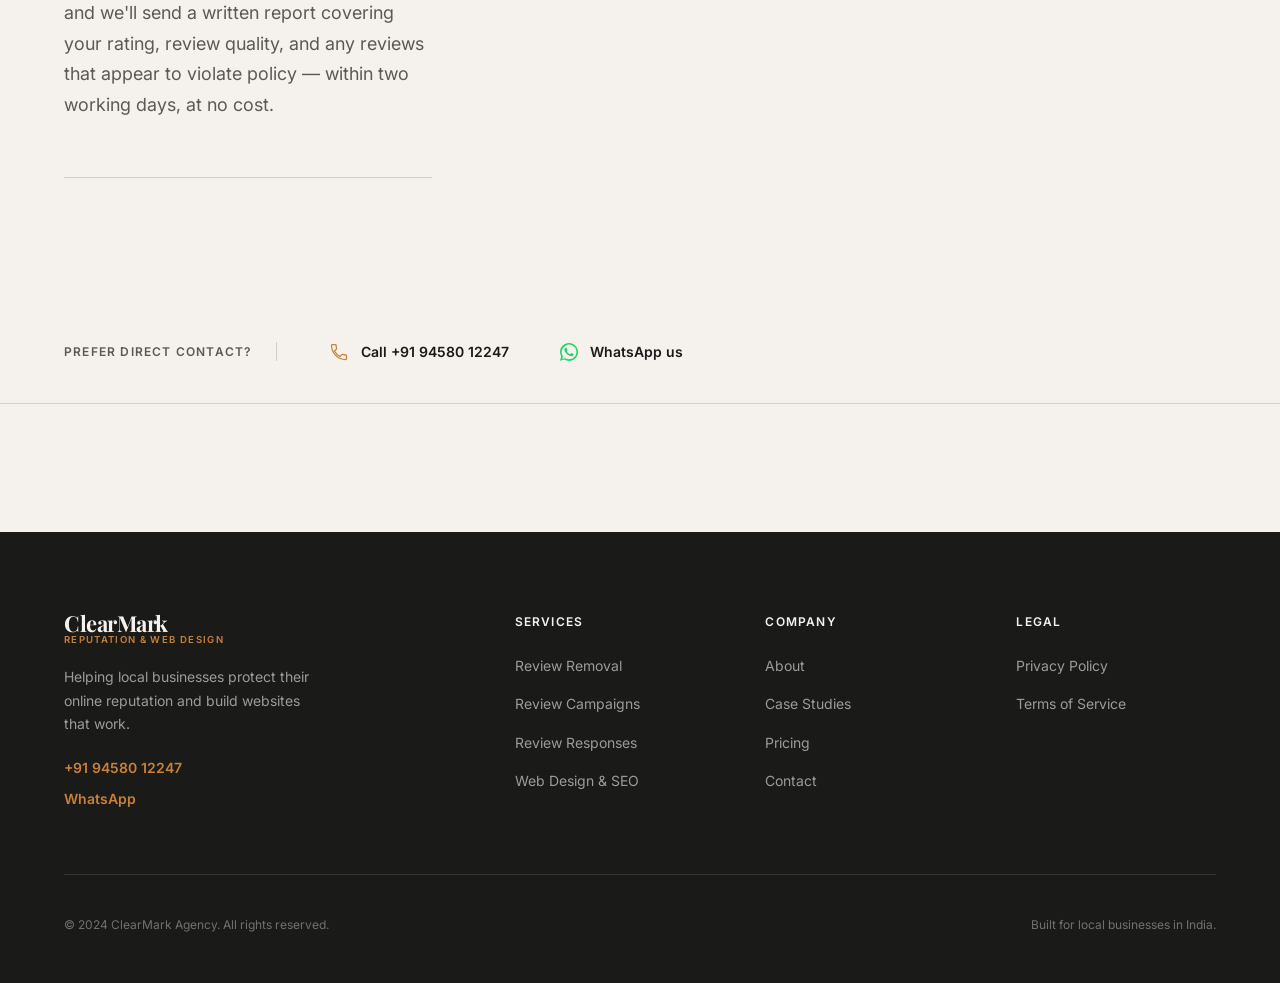
<file: contact.html>
<!DOCTYPE html>
<html lang="en">
<head>
  <meta charset="UTF-8" />
  <meta name="viewport" content="width=device-width, initial-scale=1.0" />
  <title>Contact — ClearMark Agency | Get Your Free Reputation Audit</title>
  <meta name="description" content="Get in touch with ClearMark Agency for a free Google Business Profile audit. Call or WhatsApp +91 94580 12247, or fill in the form below." />

  <meta property="og:type" content="website" />
  <meta property="og:title" content="Contact ClearMark Agency" />
  <meta property="og:description" content="Request a free audit or ask a question. We respond within one working day." />
  <meta property="og:url" content="https://clearmarkagency.com/contact.html" />

  <link rel="canonical" href="https://clearmarkagency.com/contact.html" />
  <link rel="preconnect" href="https://fonts.googleapis.com" />
  <link rel="preconnect" href="https://fonts.gstatic.com" crossorigin />
  <link href="https://fonts.googleapis.com/css2?family=Playfair+Display:ital,wght@0,400;0,500;0,700;1,400;1,500&family=Inter:wght@300;400;500;600&display=swap" rel="stylesheet" />
  <link rel="stylesheet" href="css/style.css" />

  <script type="application/ld+json">
  {
    "@context": "https://schema.org",
    "@type": "ContactPage",
    "name": "Contact ClearMark Agency",
    "url": "https://clearmarkagency.com/contact.html",
    "mainEntity": {
      "@type": "LocalBusiness",
      "name": "ClearMark Agency",
      "telephone": "+919458012247",
      "contactPoint": {
        "@type": "ContactPoint",
        "telephone": "+919458012247",
        "contactType": "customer service",
        "availableLanguage": ["English", "Hindi"]
      }
    }
  }
  </script>
</head>
<body>
  <a href="#main-content" class="skip-link">Skip to main content</a>

  <header class="site-header" role="banner">
    <div class="container">
      <div class="header-inner">
        <a href="index.html" class="logo" aria-label="ClearMark Agency — Home">
          <span class="logo-wordmark">ClearMark</span>
          <span class="logo-sub">Reputation &amp; Web Design</span>
        </a>
        <nav class="nav-primary" aria-label="Primary navigation">
          <a href="index.html">Home</a>
          <a href="services.html">Services</a>
          <a href="case-studies.html">Case Studies</a>
          <a href="about.html">About</a>
          <a href="pricing.html">Pricing</a>
          <a href="contact.html" aria-current="page">Contact</a>
        </nav>
        <div class="header-phone">
          <a href="tel:+919458012247" class="header-tel" aria-label="Call us">+91 94580 12247</a>
          <a href="#contact-form" class="btn btn-primary">Send a Message</a>
        </div>
        <button class="nav-hamburger" id="nav-hamburger" aria-label="Open navigation menu" aria-expanded="false" aria-controls="nav-mobile">
          <span></span><span></span><span></span>
        </button>
      </div>
    </div>
  </header>

  <nav class="nav-mobile" id="nav-mobile" aria-label="Mobile navigation" aria-hidden="true">
    <button class="nav-mobile-close" id="nav-mobile-close" aria-label="Close navigation">&times;</button>
    <a href="index.html">Home</a>
    <a href="services.html">Services</a>
    <a href="case-studies.html">Case Studies</a>
    <a href="about.html">About</a>
    <a href="pricing.html">Pricing</a>
    <a href="contact.html">Contact</a>
    <a href="tel:+919458012247" class="nav-mobile-tel">+91 94580 12247</a>
  </nav>

  <main id="main-content">

    <section class="page-hero">
      <div class="container">
        <div class="page-hero-inner">
          <div class="page-hero-text">
            <p class="eyebrow reveal">Get in Touch</p>
            <h1 class="display-xl reveal reveal-delay-1">
              Start with<br /><em>a free audit.</em>
            </h1>
            <p class="reveal reveal-delay-2">
              Share your Google Maps link and a few details below. We'll review 
              your profile and send a written audit within two working days — 
              no cost, no sales pressure.
            </p>
          </div>
        </div>
      </div>
    </section>

    <section class="section" aria-labelledby="contact-heading">
      <div class="container">
        <div class="contact-inner">

          <!-- CONTACT INFO -->
          <div class="contact-info">
            <p class="eyebrow reveal">Contact Details</p>
            <h2 id="contact-heading" class="display-sm reveal reveal-delay-1" style="margin-top:0.75rem; margin-bottom:1.5rem;">
              Prefer to call<br />or message directly?
            </h2>
            <p class="reveal reveal-delay-2">
              We're available by phone and WhatsApp during business hours 
              (Mon–Sat, 9am–7pm IST). We respond to form messages 
              within one working day.
            </p>

            <div class="contact-detail reveal">
              <div class="contact-detail-label">Phone &amp; WhatsApp</div>
              <div class="contact-detail-value">
                <a href="tel:+919458012247" aria-label="Call +91 94580 12247">+91 94580 12247</a>
              </div>
              <a href="https://wa.me/919458012247?text=Hi%2C%20I%27d%20like%20help%20with%20my%20Google%20Business%20Profile%20reviews." 
                 class="whatsapp-link" 
                 target="_blank" 
                 rel="noopener noreferrer"
                 aria-label="Chat on WhatsApp">
                <svg class="whatsapp-icon" viewBox="0 0 24 24" fill="#25D366" aria-hidden="true">
                  <path d="M17.472 14.382c-.297-.149-1.758-.867-2.03-.967-.273-.099-.471-.148-.67.15-.197.297-.767.966-.94 1.164-.173.199-.347.223-.644.075-.297-.15-1.255-.463-2.39-1.475-.883-.788-1.48-1.761-1.653-2.059-.173-.297-.018-.458.13-.606.134-.133.298-.347.446-.52.149-.174.198-.298.298-.497.099-.198.05-.371-.025-.52-.075-.149-.669-1.612-.916-2.207-.242-.579-.487-.5-.669-.51-.173-.008-.371-.01-.57-.01-.198 0-.52.074-.792.372-.272.297-1.04 1.016-1.04 2.479 0 1.462 1.065 2.875 1.213 3.074.149.198 2.096 3.2 5.077 4.487.709.306 1.262.489 1.694.625.712.227 1.36.195 1.871.118.571-.085 1.758-.719 2.006-1.413.248-.694.248-1.289.173-1.413-.074-.124-.272-.198-.57-.347z"/>
                  <path d="M12 0C5.373 0 0 5.373 0 12c0 2.116.553 4.103 1.522 5.83L.057 23.5l5.816-1.525A11.95 11.95 0 0012 24c6.627 0 12-5.373 12-12S18.627 0 12 0zm0 21.818a9.818 9.818 0 01-5.002-1.37l-.359-.214-3.72.975.995-3.644-.234-.374A9.818 9.818 0 1112 21.818z"/>
                </svg>
                Chat on WhatsApp
              </a>
            </div>

            <div class="contact-detail reveal reveal-delay-1">
              <div class="contact-detail-label">Business Hours</div>
              <div class="contact-detail-value">Monday – Saturday</div>
              <p class="body-sm" style="margin-top:0.25rem;">9:00 am – 7:00 pm IST</p>
            </div>

            <div class="contact-detail reveal reveal-delay-2">
              <div class="contact-detail-label">Response Time</div>
              <div class="contact-detail-value">Within 1 working day</div>
              <p class="body-sm" style="margin-top:0.25rem;">For urgent matters, please call or WhatsApp directly.</p>
            </div>

            <div class="contact-detail reveal" style="border-bottom: 1px solid var(--color-rule); padding-bottom: 1.5rem;">
              <div class="contact-detail-label">The Free Audit</div>
              <p class="body-sm" style="margin-top:0.5rem; line-height:1.7;">
                Share your Google Maps link in the form and we'll send a written report covering 
                your rating, review quality, and any reviews that appear to violate policy — 
                within two working days, at no cost.
              </p>
            </div>
          </div>

          <!-- CONTACT FORM -->
          <div class="contact-form-wrap reveal">
            <form class="contact-form" id="contact-form" novalidate aria-labelledby="form-heading">
              <h2 id="form-heading" class="display-sm" style="margin-bottom:2rem;">
                Send us a message
              </h2>

              <div class="form-row">
                <div class="form-group">
                  <label for="contact-name">Your Name</label>
                  <input 
                    type="text" 
                    id="contact-name" 
                    name="name" 
                    placeholder="Raj Sharma" 
                    autocomplete="name"
                    required 
                  />
                </div>
                <div class="form-group">
                  <label for="contact-business">Business Name</label>
                  <input 
                    type="text" 
                    id="contact-business" 
                    name="business" 
                    placeholder="Sharma Dental Clinic" 
                    required 
                  />
                </div>
              </div>

              <div class="form-group">
                <label for="contact-phone">Phone / WhatsApp Number</label>
                <input 
                  type="tel" 
                  id="contact-phone" 
                  name="phone" 
                  placeholder="+91 98765 43210" 
                  autocomplete="tel"
                />
              </div>

              <div class="form-group">
                <label for="contact-maps">Your Google Maps Link</label>
                <input 
                  type="url" 
                  id="contact-maps" 
                  name="maps_link" 
                  placeholder="https://maps.google.com/..." 
                />
                <small style="font-size:0.75rem; color:var(--color-ink-muted); margin-top:0.25rem;">
                  Search your business on Google Maps, then copy the link from the address bar. This allows us to start your audit immediately.
                </small>
              </div>

              <div class="form-group">
                <label for="contact-message">Your Message</label>
                <textarea 
                  id="contact-message" 
                  name="message" 
                  placeholder="Tell us a bit about your situation — which reviews concern you, how many reviews you currently have, or what you'd like help with. The more detail, the more useful our audit will be."
                  required
                ></textarea>
              </div>

              <div class="form-submit-row">
                <p class="form-note">
                  We'll respond within one working day. No marketing emails — ever.
                </p>
                <button type="submit" id="contact-submit" class="btn btn-primary">
                  Send Message &rarr;
                </button>
              </div>
            </form>
          </div>

        </div>
      </div>
    </section>

    <!-- QUICK CONTACT STRIP -->
    <section class="trust-strip" aria-label="Alternative contact methods">
      <div class="container">
        <div class="trust-strip-inner">
          <span class="trust-strip-label">Prefer direct contact?</span>
          <div class="trust-item">
            <svg width="20" height="20" viewBox="0 0 24 24" fill="none" aria-hidden="true">
              <path d="M6.62 10.79C8.06 13.62 10.38 15.93 13.21 17.38L15.41 15.18C15.68 14.91 16.08 14.82 16.43 14.94C17.55 15.31 18.76 15.51 20 15.51C20.55 15.51 21 15.96 21 16.51V20C21 20.55 20.55 21 20 21C10.61 21 3 13.39 3 4C3 3.45 3.45 3 4 3H7.5C8.05 3 8.5 3.45 8.5 4C8.5 5.25 8.7 6.45 9.07 7.57C9.18 7.92 9.1 8.31 8.82 8.59L6.62 10.79Z" stroke="#C8813A" stroke-width="1.5"/>
            </svg>
            <a href="tel:+919458012247" style="font-size:0.875rem; font-weight:600; color:var(--color-ink);" aria-label="Call us">Call +91 94580 12247</a>
          </div>
          <div class="trust-item">
            <svg class="whatsapp-icon" viewBox="0 0 24 24" fill="#25D366" aria-hidden="true">
              <path d="M17.472 14.382c-.297-.149-1.758-.867-2.03-.967-.273-.099-.471-.148-.67.15-.197.297-.767.966-.94 1.164-.173.199-.347.223-.644.075-.297-.15-1.255-.463-2.39-1.475-.883-.788-1.48-1.761-1.653-2.059-.173-.297-.018-.458.13-.606.134-.133.298-.347.446-.52.149-.174.198-.298.298-.497.099-.198.05-.371-.025-.52-.075-.149-.669-1.612-.916-2.207-.242-.579-.487-.5-.669-.51-.173-.008-.371-.01-.57-.01-.198 0-.52.074-.792.372-.272.297-1.04 1.016-1.04 2.479 0 1.462 1.065 2.875 1.213 3.074.149.198 2.096 3.2 5.077 4.487.709.306 1.262.489 1.694.625.712.227 1.36.195 1.871.118.571-.085 1.758-.719 2.006-1.413.248-.694.248-1.289.173-1.413-.074-.124-.272-.198-.57-.347z"/><path d="M12 0C5.373 0 0 5.373 0 12c0 2.116.553 4.103 1.522 5.83L.057 23.5l5.816-1.525A11.95 11.95 0 0012 24c6.627 0 12-5.373 12-12S18.627 0 12 0zm0 21.818a9.818 9.818 0 01-5.002-1.37l-.359-.214-3.72.975.995-3.644-.234-.374A9.818 9.818 0 1112 21.818z"/>
            </svg>
            <a href="https://wa.me/919458012247?text=Hi%2C%20I%27d%20like%20help%20with%20my%20Google%20Business%20Profile%20reviews." target="_blank" rel="noopener noreferrer" style="font-size:0.875rem; font-weight:600; color:var(--color-ink);" aria-label="WhatsApp us">WhatsApp us</a>
          </div>
        </div>
      </div>
    </section>

  </main>

  <footer class="site-footer" role="contentinfo">
    <div class="container">
      <div class="footer-grid">
        <div class="footer-brand">
          <a href="index.html" class="logo">
            <span class="logo-wordmark">ClearMark</span>
            <span class="logo-sub">Reputation &amp; Web Design</span>
          </a>
          <p>Helping local businesses protect their online reputation and build websites that work.</p>
          <div class="footer-tel-block">
            <a href="tel:+919458012247">+91 94580 12247</a>
            <a href="https://wa.me/919458012247?text=Hi%2C%20I%27d%20like%20help%20with%20my%20Google%20Business%20Profile%20reviews." target="_blank" rel="noopener noreferrer">WhatsApp</a>
          </div>
        </div>
        <div class="footer-col">
          <h4>Services</h4>
          <ul>
            <li><a href="services.html#review-removal">Review Removal</a></li>
            <li><a href="services.html#review-campaigns">Review Campaigns</a></li>
            <li><a href="services.html#review-responses">Review Responses</a></li>
            <li><a href="services.html#web-design">Web Design &amp; SEO</a></li>
          </ul>
        </div>
        <div class="footer-col">
          <h4>Company</h4>
          <ul>
            <li><a href="about.html">About</a></li>
            <li><a href="case-studies.html">Case Studies</a></li>
            <li><a href="pricing.html">Pricing</a></li>
            <li><a href="contact.html">Contact</a></li>
          </ul>
        </div>
        <div class="footer-col">
          <h4>Legal</h4>
          <ul>
            <li><a href="privacy.html#privacy">Privacy Policy</a></li>
            <li><a href="privacy.html#terms">Terms of Service</a></li>
          </ul>
        </div>
      </div>
      <div class="footer-bottom">
        <p>&copy; 2024 ClearMark Agency. All rights reserved.</p>
        <p>Built for local businesses in India.</p>
      </div>
    </div>
  </footer>

  <div class="mobile-cta-bar" role="complementary" aria-label="Quick contact">
    <a href="tel:+919458012247" class="cta-call" aria-label="Call ClearMark Agency">
      <svg width="18" height="18" viewBox="0 0 24 24" fill="none" aria-hidden="true"><path d="M6.62 10.79C8.06 13.62 10.38 15.93 13.21 17.38L15.41 15.18C15.68 14.91 16.08 14.82 16.43 14.94C17.55 15.31 18.76 15.51 20 15.51C20.55 15.51 21 15.96 21 16.51V20C21 20.55 20.55 21 20 21C10.61 21 3 13.39 3 4C3 3.45 3.45 3 4 3H7.5C8.05 3 8.5 3.45 8.5 4C8.5 5.25 8.7 6.45 9.07 7.57C9.18 7.92 9.1 8.31 8.82 8.59L6.62 10.79Z" fill="white"/></svg>
      Call
    </a>
    <a href="https://wa.me/919458012247?text=Hi%2C%20I%27d%20like%20help%20with%20my%20Google%20Business%20Profile%20reviews." class="cta-whatsapp" target="_blank" rel="noopener noreferrer" aria-label="WhatsApp ClearMark Agency">
      <svg class="whatsapp-icon" viewBox="0 0 24 24" fill="white" aria-hidden="true"><path d="M17.472 14.382c-.297-.149-1.758-.867-2.03-.967-.273-.099-.471-.148-.67.15-.197.297-.767.966-.94 1.164-.173.199-.347.223-.644.075-.297-.15-1.255-.463-2.39-1.475-.883-.788-1.48-1.761-1.653-2.059-.173-.297-.018-.458.13-.606.134-.133.298-.347.446-.52.149-.174.198-.298.298-.497.099-.198.05-.371-.025-.52-.075-.149-.669-1.612-.916-2.207-.242-.579-.487-.5-.669-.51-.173-.008-.371-.01-.57-.01-.198 0-.52.074-.792.372-.272.297-1.04 1.016-1.04 2.479 0 1.462 1.065 2.875 1.213 3.074.149.198 2.096 3.2 5.077 4.487.709.306 1.262.489 1.694.625.712.227 1.36.195 1.871.118.571-.085 1.758-.719 2.006-1.413.248-.694.248-1.289.173-1.413-.074-.124-.272-.198-.57-.347z"/><path d="M12 0C5.373 0 0 5.373 0 12c0 2.116.553 4.103 1.522 5.83L.057 23.5l5.816-1.525A11.95 11.95 0 0012 24c6.627 0 12-5.373 12-12S18.627 0 12 0zm0 21.818a9.818 9.818 0 01-5.002-1.37l-.359-.214-3.72.975.995-3.644-.234-.374A9.818 9.818 0 1112 21.818z"/></svg>
      WhatsApp
    </a>
  </div>

  <script src="js/main.js" defer></script>
</body>
</html>
</file>
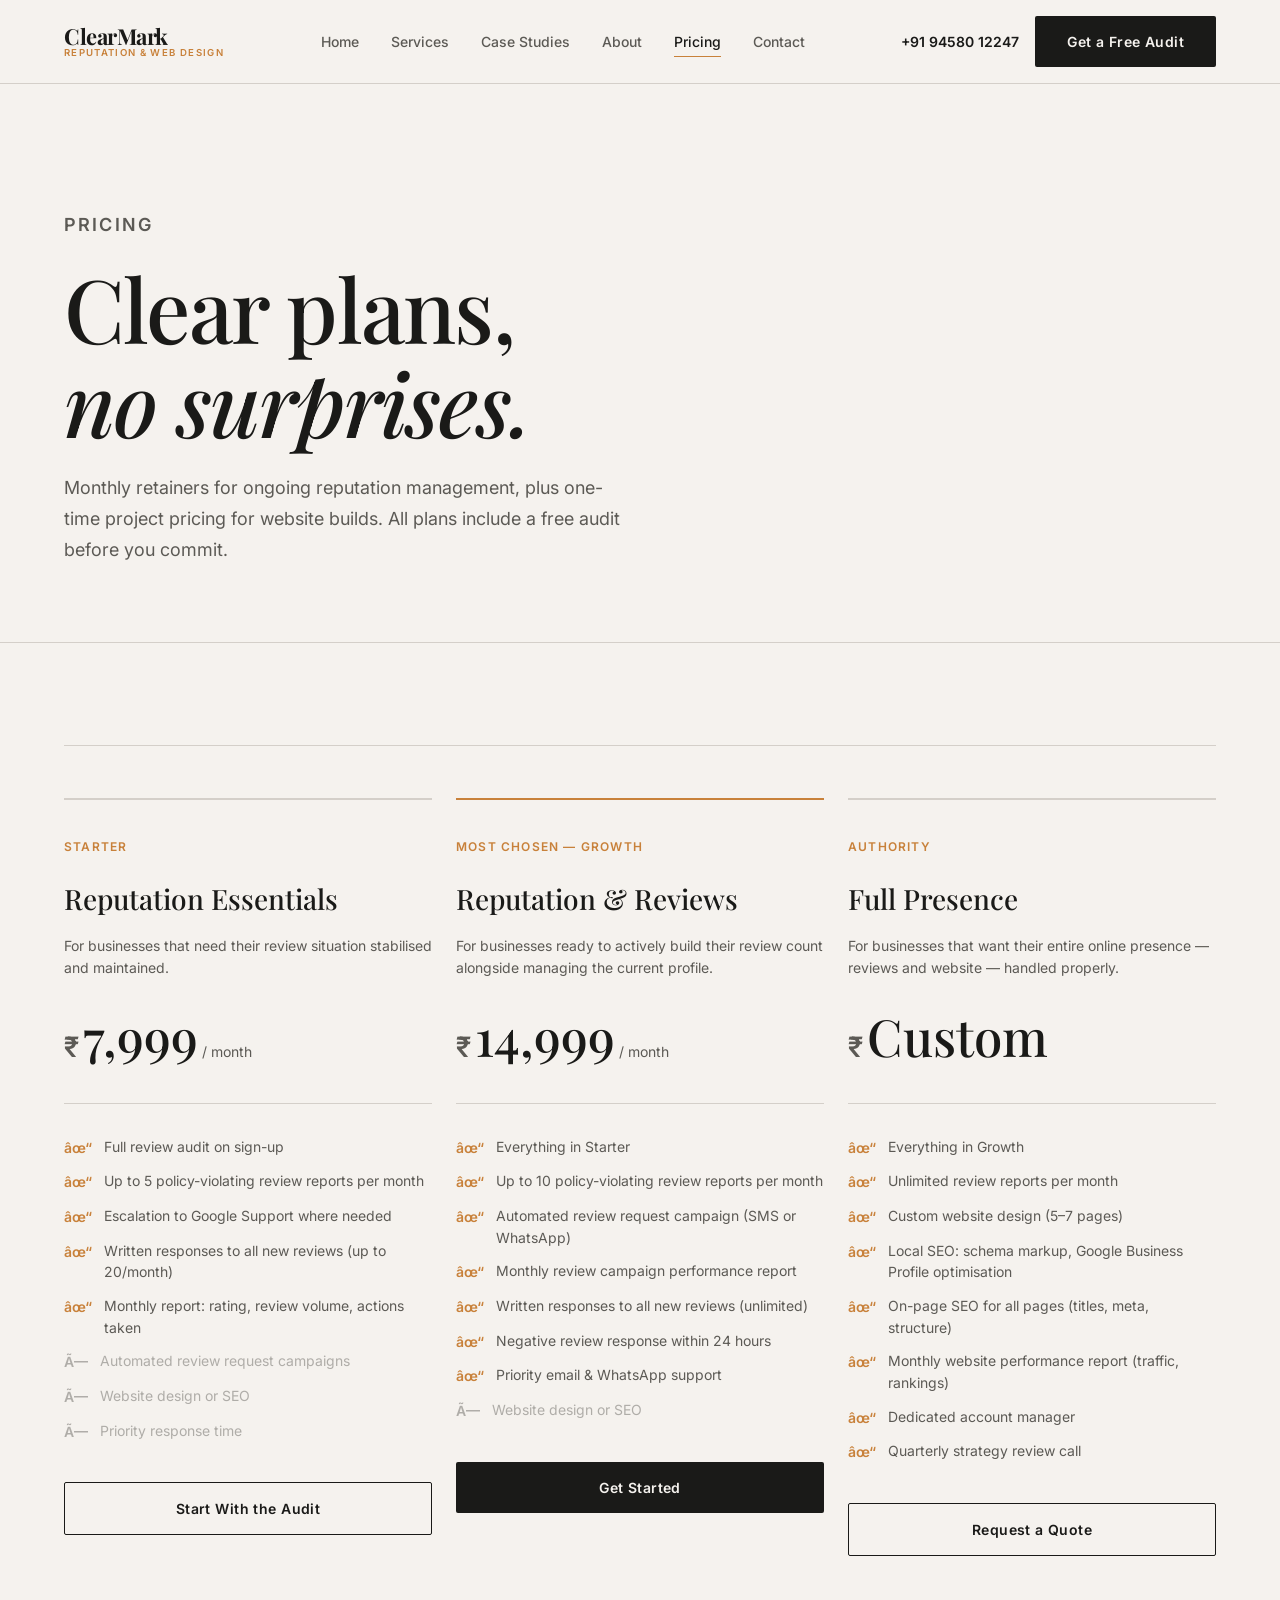
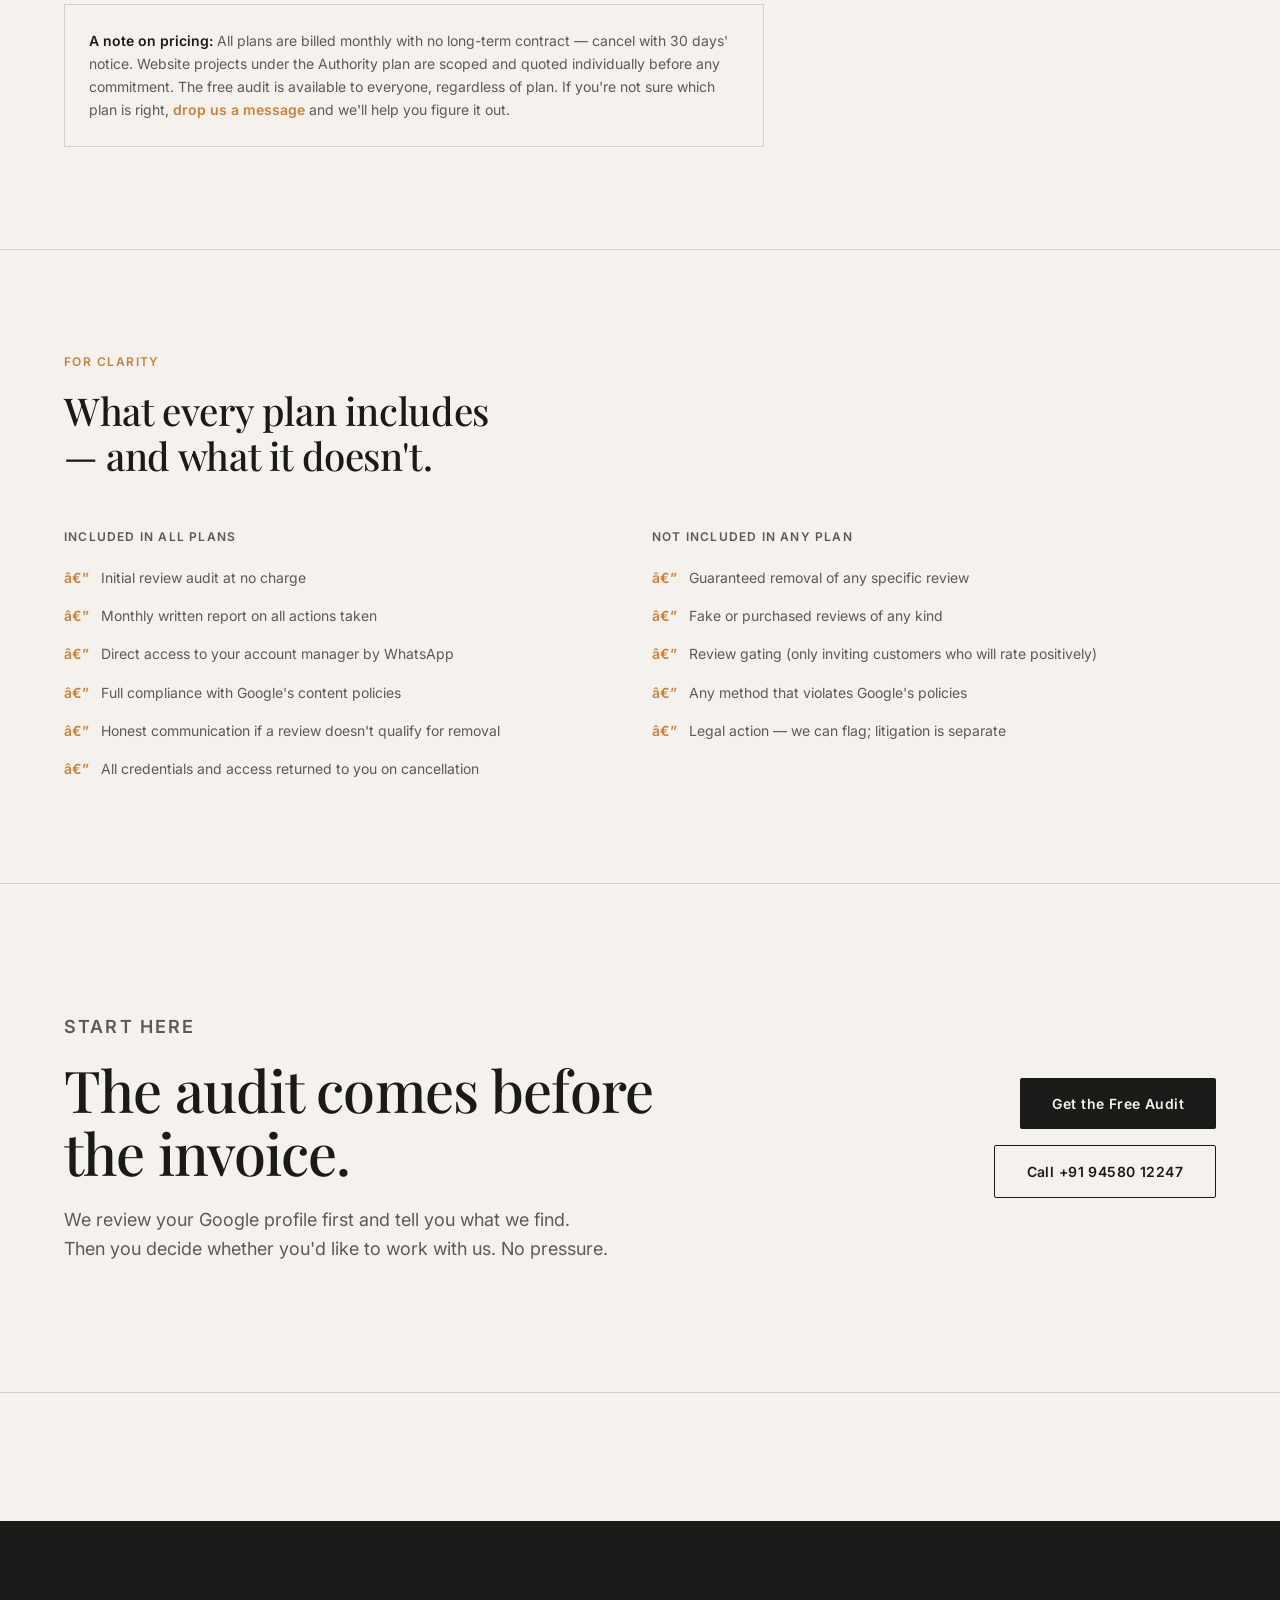
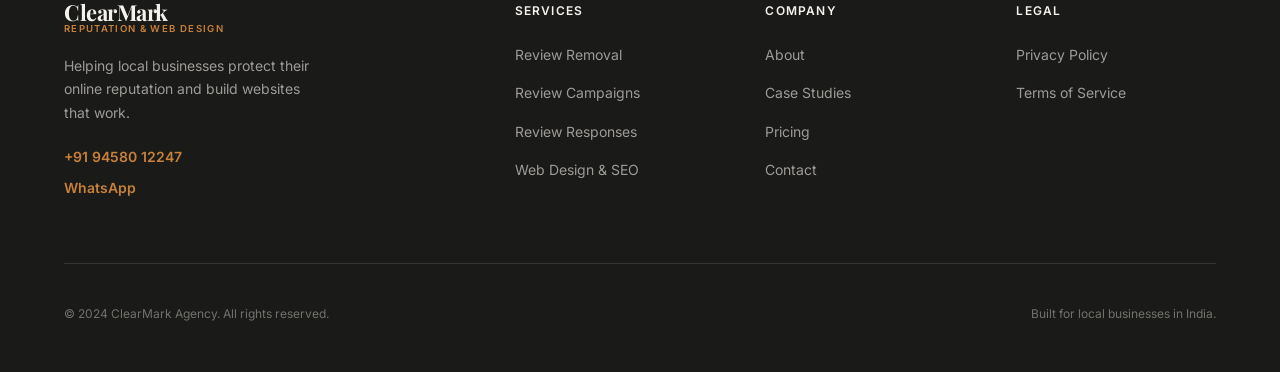
<file: pricing.html>
<!DOCTYPE html>
<html lang="en">
<head>
  <meta charset="UTF-8" />
  <meta name="viewport" content="width=device-width, initial-scale=1.0" />
  <title>Pricing — ClearMark Agency | Reputation Management Plans</title>
  <meta name="description" content="Transparent pricing for Google Business Profile reputation management and web design. Three plans: Starter, Growth, and Authority. No hidden fees." />

  <meta property="og:type" content="website" />
  <meta property="og:title" content="Pricing — ClearMark Agency" />
  <meta property="og:description" content="Clear, transparent pricing for reputation management and web design. Three plans to suit different business sizes." />
  <meta property="og:url" content="https://clearmarkagency.com/pricing.html" />

  <link rel="canonical" href="https://clearmarkagency.com/pricing.html" />
  <link rel="preconnect" href="https://fonts.googleapis.com" />
  <link rel="preconnect" href="https://fonts.gstatic.com" crossorigin />
  <link href="https://fonts.googleapis.com/css2?family=Playfair+Display:ital,wght@0,400;0,500;0,700;1,400;1,500&family=Inter:wght@300;400;500;600&display=swap" rel="stylesheet" />
  <link rel="stylesheet" href="css/style.css" />

  <script type="application/ld+json">
  {
    "@context": "https://schema.org",
    "@type": "ItemList",
    "name": "ClearMark Agency Pricing Plans",
    "itemListElement": [
      {
        "@type": "ListItem",
        "position": 1,
        "item": {
          "@type": "Offer",
          "name": "Starter Plan",
          "description": "Review audit and reporting, review response writing, monthly report",
          "priceSpecification": { "@type": "PriceSpecification", "priceCurrency": "INR" }
        }
      },
      {
        "@type": "ListItem",
        "position": 2,
        "item": {
          "@type": "Offer",
          "name": "Growth Plan",
          "description": "Everything in Starter plus automated review campaigns and priority support",
          "priceSpecification": { "@type": "PriceSpecification", "priceCurrency": "INR" }
        }
      },
      {
        "@type": "ListItem",
        "position": 3,
        "item": {
          "@type": "Offer",
          "name": "Authority Plan",
          "description": "Full reputation management plus custom website design and local SEO",
          "priceSpecification": { "@type": "PriceSpecification", "priceCurrency": "INR" }
        }
      }
    ]
  }
  </script>
</head>
<body>
  <a href="#main-content" class="skip-link">Skip to main content</a>

  <header class="site-header" role="banner">
    <div class="container">
      <div class="header-inner">
        <a href="index.html" class="logo" aria-label="ClearMark Agency — Home">
          <span class="logo-wordmark">ClearMark</span>
          <span class="logo-sub">Reputation &amp; Web Design</span>
        </a>
        <nav class="nav-primary" aria-label="Primary navigation">
          <a href="index.html">Home</a>
          <a href="services.html">Services</a>
          <a href="case-studies.html">Case Studies</a>
          <a href="about.html">About</a>
          <a href="pricing.html" aria-current="page">Pricing</a>
          <a href="contact.html">Contact</a>
        </nav>
        <div class="header-phone">
          <a href="tel:+919458012247" class="header-tel" aria-label="Call us">+91 94580 12247</a>
          <a href="contact.html" class="btn btn-primary">Get a Free Audit</a>
        </div>
        <button class="nav-hamburger" id="nav-hamburger" aria-label="Open navigation menu" aria-expanded="false" aria-controls="nav-mobile">
          <span></span><span></span><span></span>
        </button>
      </div>
    </div>
  </header>

  <nav class="nav-mobile" id="nav-mobile" aria-label="Mobile navigation" aria-hidden="true">
    <button class="nav-mobile-close" id="nav-mobile-close" aria-label="Close navigation">&times;</button>
    <a href="index.html">Home</a>
    <a href="services.html">Services</a>
    <a href="case-studies.html">Case Studies</a>
    <a href="about.html">About</a>
    <a href="pricing.html">Pricing</a>
    <a href="contact.html">Contact</a>
    <a href="tel:+919458012247" class="nav-mobile-tel">+91 94580 12247</a>
  </nav>

  <main id="main-content">

    <section class="page-hero">
      <div class="container">
        <div class="page-hero-inner">
          <div class="page-hero-text">
            <p class="eyebrow reveal">Pricing</p>
            <h1 class="display-xl reveal reveal-delay-1">
              Clear plans,<br /><em>no surprises.</em>
            </h1>
            <p class="reveal reveal-delay-2">
              Monthly retainers for ongoing reputation management, plus one-time 
              project pricing for website builds. All plans include a free audit 
              before you commit.
            </p>
          </div>
        </div>
      </div>
    </section>

    <!-- PRICING TIERS -->
    <section class="section" aria-labelledby="pricing-heading">
      <div class="container">
        <hr class="rule" />
        <div class="pricing-grid" style="margin-top: clamp(2.5rem, 4vw, 4rem);">

          <!-- STARTER -->
          <article class="pricing-card reveal" aria-labelledby="starter-heading">
            <div class="pricing-badge">Starter</div>
            <div class="pricing-tier" id="starter-heading">Reputation Essentials</div>
            <p class="pricing-tagline">For businesses that need their review situation stabilised and maintained.</p>
            <div class="pricing-price">
              <span class="price-currency">₹</span>
              <span class="price-amount">7,999</span>
              <span class="price-period">/ month</span>
            </div>
            <ul class="pricing-features" aria-label="Starter plan features">
              <li>Full review audit on sign-up</li>
              <li>Up to 5 policy-violating review reports per month</li>
              <li>Escalation to Google Support where needed</li>
              <li>Written responses to all new reviews (up to 20/month)</li>
              <li>Monthly report: rating, review volume, actions taken</li>
              <li class="excluded">Automated review request campaigns</li>
              <li class="excluded">Website design or SEO</li>
              <li class="excluded">Priority response time</li>
            </ul>
            <a href="contact.html?plan=starter" class="btn btn-outline" id="starter-cta" style="width:100%; justify-content:center;">Start With the Audit</a>
          </article>

          <!-- GROWTH (FEATURED) -->
          <article class="pricing-card is-featured reveal reveal-delay-1" aria-labelledby="growth-heading">
            <div class="pricing-badge">Most Chosen — Growth</div>
            <div class="pricing-tier" id="growth-heading">Reputation &amp; Reviews</div>
            <p class="pricing-tagline">For businesses ready to actively build their review count alongside managing the current profile.</p>
            <div class="pricing-price">
              <span class="price-currency">₹</span>
              <span class="price-amount">14,999</span>
              <span class="price-period">/ month</span>
            </div>
            <ul class="pricing-features" aria-label="Growth plan features">
              <li>Everything in Starter</li>
              <li>Up to 10 policy-violating review reports per month</li>
              <li>Automated review request campaign (SMS or WhatsApp)</li>
              <li>Monthly review campaign performance report</li>
              <li>Written responses to all new reviews (unlimited)</li>
              <li>Negative review response within 24 hours</li>
              <li>Priority email &amp; WhatsApp support</li>
              <li class="excluded">Website design or SEO</li>
            </ul>
            <a href="contact.html?plan=growth" class="btn btn-primary" id="growth-cta" style="width:100%; justify-content:center;">Get Started</a>
          </article>

          <!-- AUTHORITY -->
          <article class="pricing-card reveal reveal-delay-2" aria-labelledby="authority-heading">
            <div class="pricing-badge">Authority</div>
            <div class="pricing-tier" id="authority-heading">Full Presence</div>
            <p class="pricing-tagline">For businesses that want their entire online presence — reviews and website — handled properly.</p>
            <div class="pricing-price">
              <span class="price-currency">₹</span>
              <span class="price-amount">Custom</span>
            </div>
            <ul class="pricing-features" aria-label="Authority plan features">
              <li>Everything in Growth</li>
              <li>Unlimited review reports per month</li>
              <li>Custom website design (5–7 pages)</li>
              <li>Local SEO: schema markup, Google Business Profile optimisation</li>
              <li>On-page SEO for all pages (titles, meta, structure)</li>
              <li>Monthly website performance report (traffic, rankings)</li>
              <li>Dedicated account manager</li>
              <li>Quarterly strategy review call</li>
            </ul>
            <a href="contact.html?plan=authority" class="btn btn-outline" id="authority-cta" style="width:100%; justify-content:center;">Request a Quote</a>
          </article>

        </div>

        <div class="pricing-note reveal" style="margin-top: 3rem; max-width: 700px;">
          <strong>A note on pricing:</strong> All plans are billed monthly with no long-term contract — cancel with 30 days' notice. Website projects under the Authority plan are scoped and quoted individually before any commitment. The free audit is available to everyone, regardless of plan. 
          If you're not sure which plan is right, <a href="contact.html" style="color: var(--color-accent); font-weight:600;">drop us a message</a> and we'll help you figure it out.
        </div>
      </div>
    </section>

    <!-- WHAT'S INCLUDED / NOT -->
    <section class="section" style="border-top: 1px solid var(--color-rule); border-bottom: 1px solid var(--color-rule);" aria-labelledby="clarity-heading">
      <div class="container">
        <div class="grid-12">
          <div style="grid-column: 1/6;">
            <p class="eyebrow reveal">For Clarity</p>
            <h2 id="clarity-heading" class="display-md reveal reveal-delay-1" style="margin-top:1rem;">
              What every plan includes — and what it doesn't.
            </h2>
          </div>
        </div>

        <div class="grid-12" style="margin-top: 3rem;">
          <div style="grid-column: 1/6;">
            <h3 style="font-family:var(--font-body); font-size:0.75rem; font-weight:600; letter-spacing:0.1em; text-transform:uppercase; color:var(--color-ink-muted); margin-bottom:1.25rem;" class="reveal">Included in all plans</h3>
            <ul class="detail-list reveal reveal-delay-1">
              <li>Initial review audit at no charge</li>
              <li>Monthly written report on all actions taken</li>
              <li>Direct access to your account manager by WhatsApp</li>
              <li>Full compliance with Google's content policies</li>
              <li>Honest communication if a review doesn't qualify for removal</li>
              <li>All credentials and access returned to you on cancellation</li>
            </ul>
          </div>
          <div style="grid-column: 7/13;">
            <h3 style="font-family:var(--font-body); font-size:0.75rem; font-weight:600; letter-spacing:0.1em; text-transform:uppercase; color:var(--color-ink-muted); margin-bottom:1.25rem;" class="reveal">Not included in any plan</h3>
            <ul class="detail-list reveal reveal-delay-1">
              <li>Guaranteed removal of any specific review</li>
              <li>Fake or purchased reviews of any kind</li>
              <li>Review gating (only inviting customers who will rate positively)</li>
              <li>Any method that violates Google's policies</li>
              <li>Legal action — we can flag; litigation is separate</li>
            </ul>
          </div>
        </div>
      </div>
    </section>

    <!-- CTA -->
    <section class="cta-section" aria-labelledby="pricing-cta-heading">
      <div class="container">
        <div class="cta-inner">
          <div class="cta-text">
            <p class="eyebrow reveal">Start Here</p>
            <h2 id="pricing-cta-heading" class="display-lg reveal reveal-delay-1" style="margin-top:1rem;">
              The audit comes before the invoice.
            </h2>
            <p class="reveal reveal-delay-2">
              We review your Google profile first and tell you what we find. 
              Then you decide whether you'd like to work with us. No pressure.
            </p>
          </div>
          <div class="cta-action">
            <div class="cta-action-btns">
              <a href="contact.html" class="btn btn-primary reveal">Get the Free Audit</a>
              <a href="tel:+919458012247" class="btn btn-outline reveal reveal-delay-1">Call +91 94580 12247</a>
            </div>
          </div>
        </div>
      </div>
    </section>

  </main>

  <footer class="site-footer" role="contentinfo">
    <div class="container">
      <div class="footer-grid">
        <div class="footer-brand">
          <a href="index.html" class="logo">
            <span class="logo-wordmark">ClearMark</span>
            <span class="logo-sub">Reputation &amp; Web Design</span>
          </a>
          <p>Helping local businesses protect their online reputation and build websites that work.</p>
          <div class="footer-tel-block">
            <a href="tel:+919458012247">+91 94580 12247</a>
            <a href="https://wa.me/919458012247?text=Hi%2C%20I%27d%20like%20help%20with%20my%20Google%20Business%20Profile%20reviews." target="_blank" rel="noopener noreferrer">WhatsApp</a>
          </div>
        </div>
        <div class="footer-col">
          <h4>Services</h4>
          <ul>
            <li><a href="services.html#review-removal">Review Removal</a></li>
            <li><a href="services.html#review-campaigns">Review Campaigns</a></li>
            <li><a href="services.html#review-responses">Review Responses</a></li>
            <li><a href="services.html#web-design">Web Design &amp; SEO</a></li>
          </ul>
        </div>
        <div class="footer-col">
          <h4>Company</h4>
          <ul>
            <li><a href="about.html">About</a></li>
            <li><a href="case-studies.html">Case Studies</a></li>
            <li><a href="pricing.html">Pricing</a></li>
            <li><a href="contact.html">Contact</a></li>
          </ul>
        </div>
        <div class="footer-col">
          <h4>Legal</h4>
          <ul>
            <li><a href="privacy.html#privacy">Privacy Policy</a></li>
            <li><a href="privacy.html#terms">Terms of Service</a></li>
          </ul>
        </div>
      </div>
      <div class="footer-bottom">
        <p>&copy; 2024 ClearMark Agency. All rights reserved.</p>
        <p>Built for local businesses in India.</p>
      </div>
    </div>
  </footer>

  <div class="mobile-cta-bar" role="complementary" aria-label="Quick contact">
    <a href="tel:+919458012247" class="cta-call" aria-label="Call ClearMark Agency">
      <svg width="18" height="18" viewBox="0 0 24 24" fill="none" aria-hidden="true"><path d="M6.62 10.79C8.06 13.62 10.38 15.93 13.21 17.38L15.41 15.18C15.68 14.91 16.08 14.82 16.43 14.94C17.55 15.31 18.76 15.51 20 15.51C20.55 15.51 21 15.96 21 16.51V20C21 20.55 20.55 21 20 21C10.61 21 3 13.39 3 4C3 3.45 3.45 3 4 3H7.5C8.05 3 8.5 3.45 8.5 4C8.5 5.25 8.7 6.45 9.07 7.57C9.18 7.92 9.1 8.31 8.82 8.59L6.62 10.79Z" fill="white"/></svg>
      Call
    </a>
    <a href="https://wa.me/919458012247?text=Hi%2C%20I%27d%20like%20help%20with%20my%20Google%20Business%20Profile%20reviews." class="cta-whatsapp" target="_blank" rel="noopener noreferrer" aria-label="WhatsApp ClearMark Agency">
      <svg class="whatsapp-icon" viewBox="0 0 24 24" fill="white" aria-hidden="true"><path d="M17.472 14.382c-.297-.149-1.758-.867-2.03-.967-.273-.099-.471-.148-.67.15-.197.297-.767.966-.94 1.164-.173.199-.347.223-.644.075-.297-.15-1.255-.463-2.39-1.475-.883-.788-1.48-1.761-1.653-2.059-.173-.297-.018-.458.13-.606.134-.133.298-.347.446-.52.149-.174.198-.298.298-.497.099-.198.05-.371-.025-.52-.075-.149-.669-1.612-.916-2.207-.242-.579-.487-.5-.669-.51-.173-.008-.371-.01-.57-.01-.198 0-.52.074-.792.372-.272.297-1.04 1.016-1.04 2.479 0 1.462 1.065 2.875 1.213 3.074.149.198 2.096 3.2 5.077 4.487.709.306 1.262.489 1.694.625.712.227 1.36.195 1.871.118.571-.085 1.758-.719 2.006-1.413.248-.694.248-1.289.173-1.413-.074-.124-.272-.198-.57-.347z"/><path d="M12 0C5.373 0 0 5.373 0 12c0 2.116.553 4.103 1.522 5.83L.057 23.5l5.816-1.525A11.95 11.95 0 0012 24c6.627 0 12-5.373 12-12S18.627 0 12 0zm0 21.818a9.818 9.818 0 01-5.002-1.37l-.359-.214-3.72.975.995-3.644-.234-.374A9.818 9.818 0 1112 21.818z"/></svg>
      WhatsApp
    </a>
  </div>

  <script src="js/main.js" defer></script>
</body>
</html>
</file>
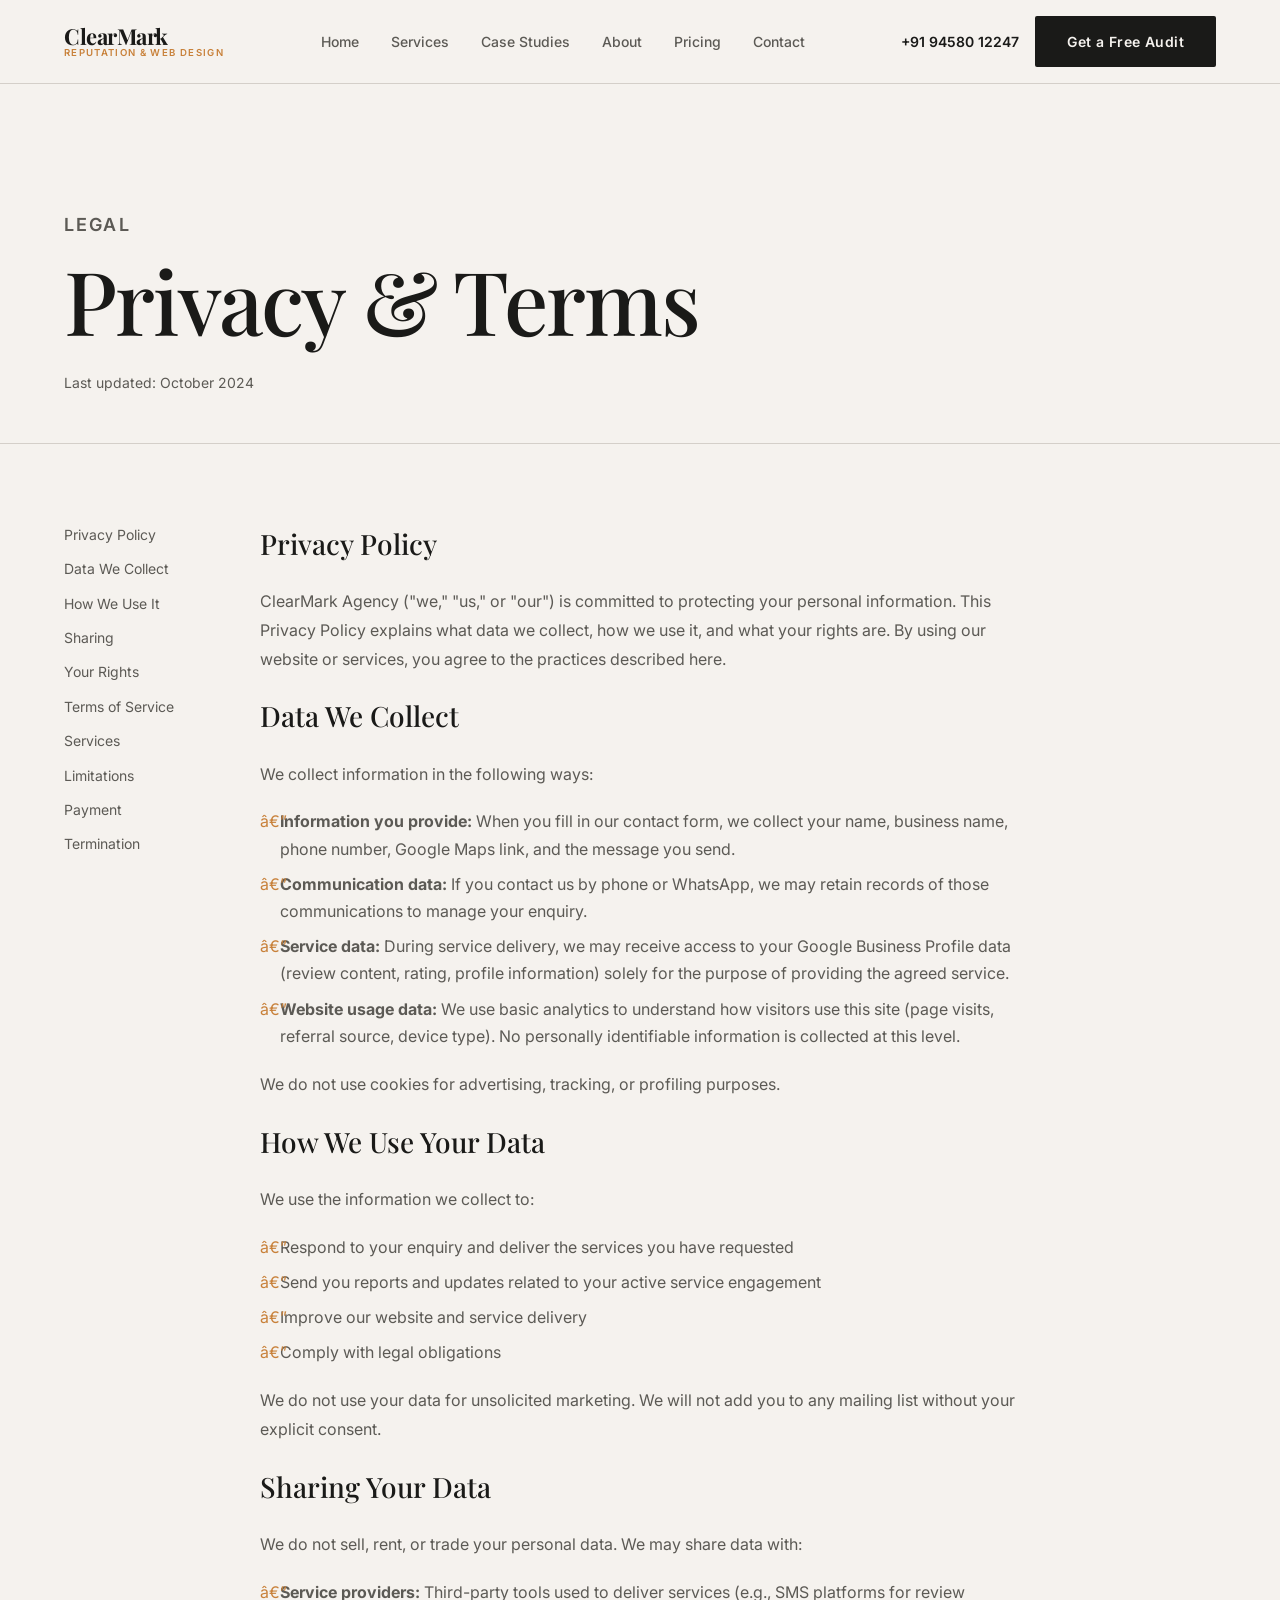
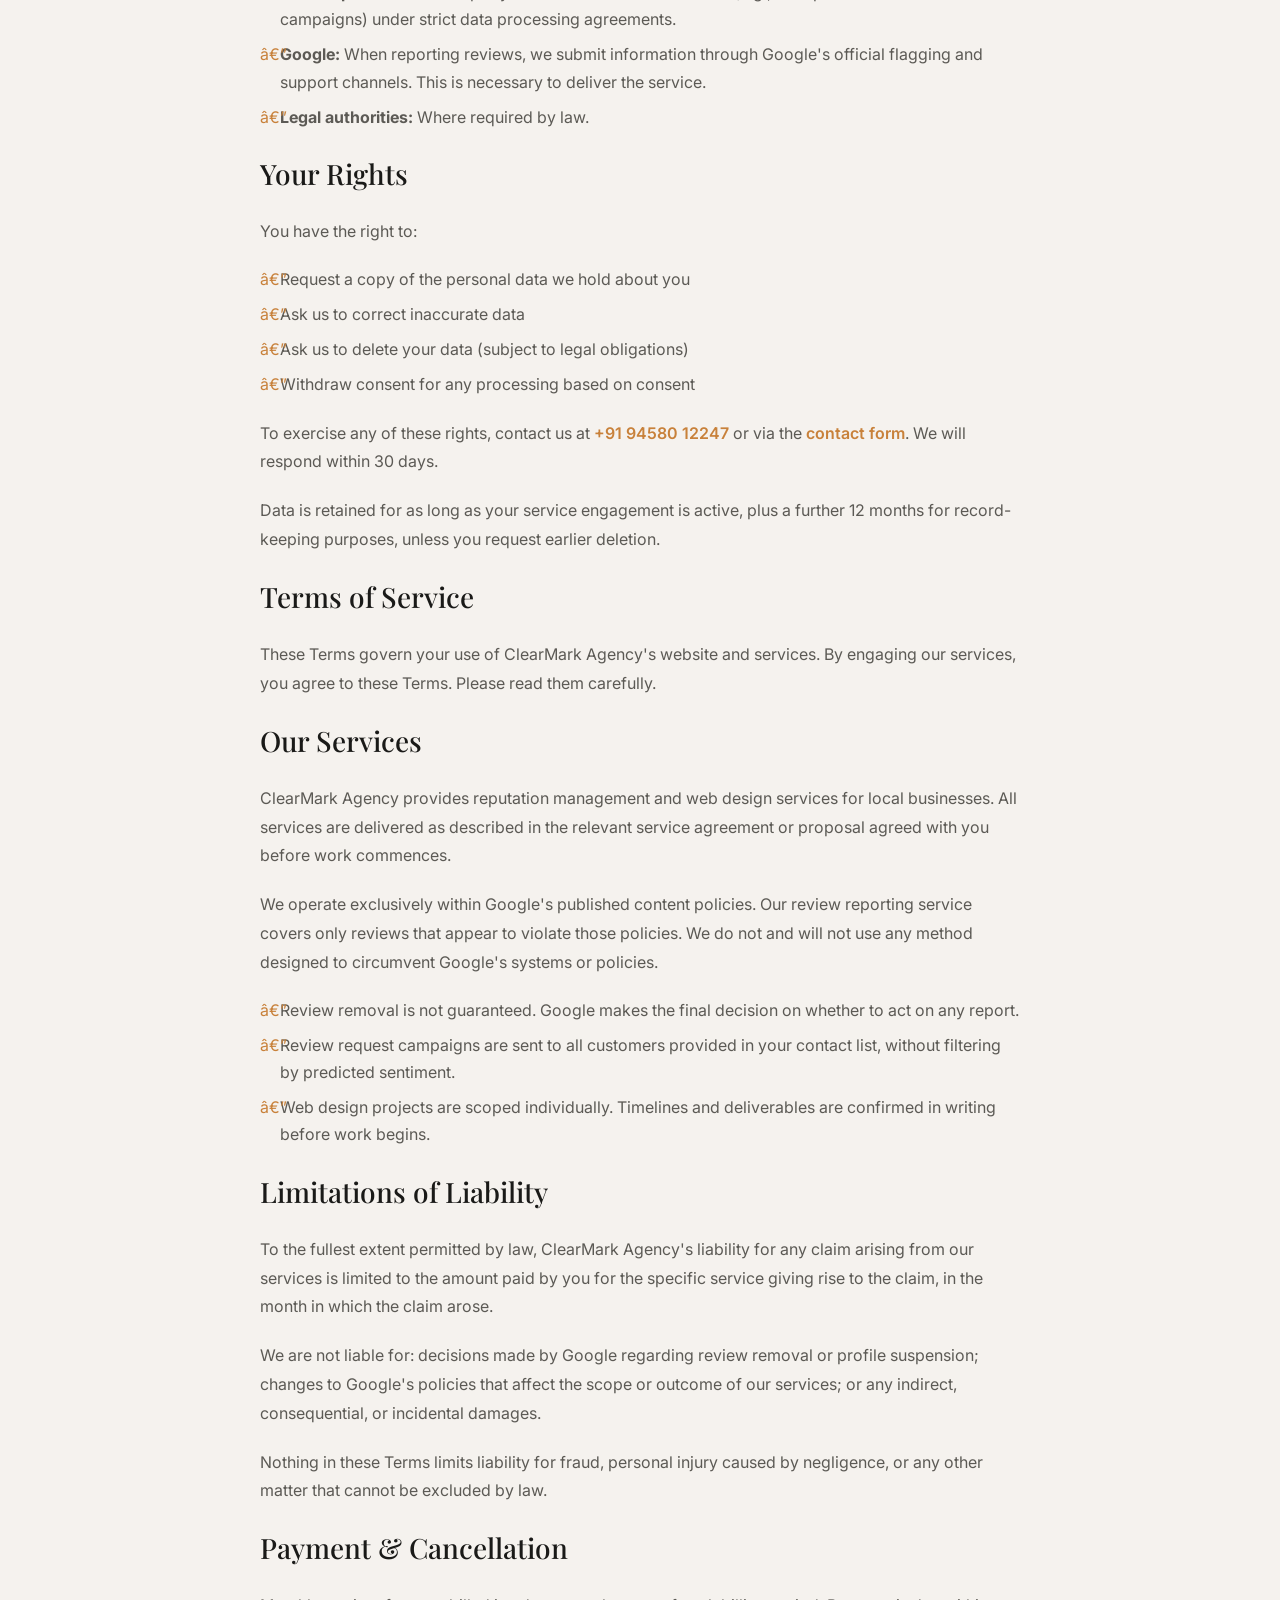
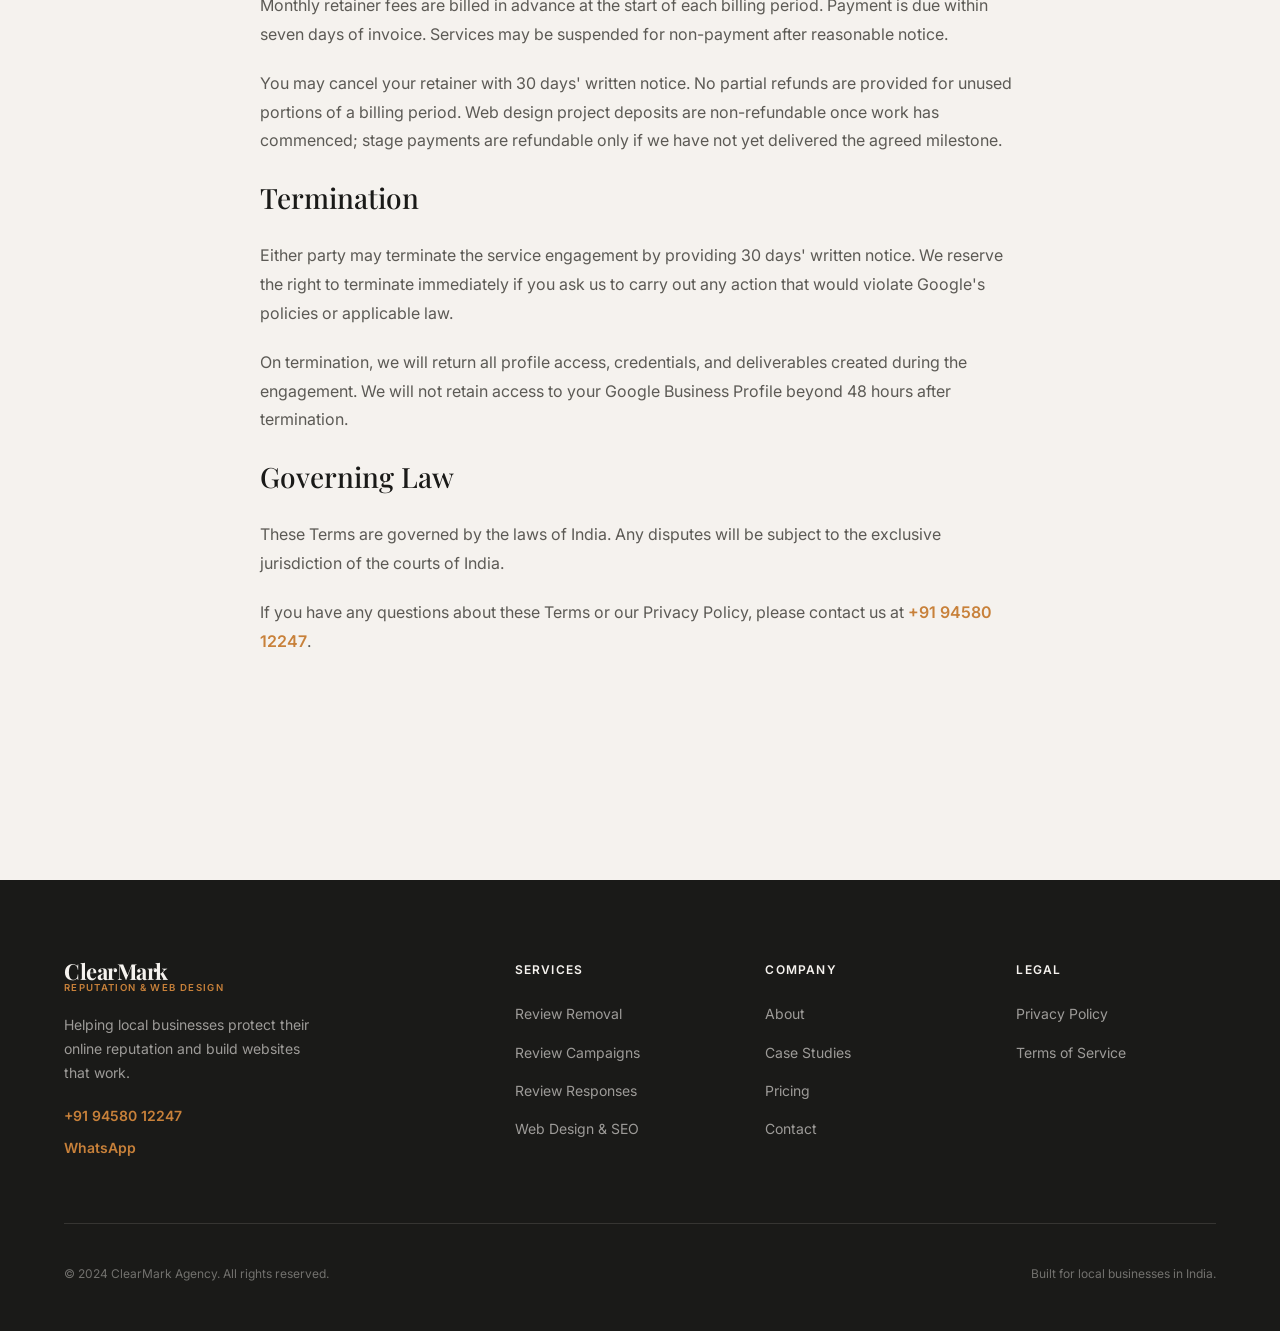
<file: privacy.html>
<!DOCTYPE html>
<html lang="en">
<head>
  <meta charset="UTF-8" />
  <meta name="viewport" content="width=device-width, initial-scale=1.0" />
  <title>Privacy Policy &amp; Terms of Service — ClearMark Agency</title>
  <meta name="description" content="Privacy Policy and Terms of Service for ClearMark Agency. How we collect and use your data, and the terms that govern our services." />

  <meta property="og:type" content="website" />
  <meta property="og:title" content="Privacy &amp; Terms — ClearMark Agency" />
  <meta property="og:url" content="https://clearmarkagency.com/privacy.html" />

  <link rel="canonical" href="https://clearmarkagency.com/privacy.html" />
  <link rel="preconnect" href="https://fonts.googleapis.com" />
  <link rel="preconnect" href="https://fonts.gstatic.com" crossorigin />
  <link href="https://fonts.googleapis.com/css2?family=Playfair+Display:ital,wght@0,400;0,500;0,700;1,400;1,500&family=Inter:wght@300;400;500;600&display=swap" rel="stylesheet" />
  <link rel="stylesheet" href="css/style.css" />
</head>
<body>
  <a href="#main-content" class="skip-link">Skip to main content</a>

  <header class="site-header" role="banner">
    <div class="container">
      <div class="header-inner">
        <a href="index.html" class="logo" aria-label="ClearMark Agency — Home">
          <span class="logo-wordmark">ClearMark</span>
          <span class="logo-sub">Reputation &amp; Web Design</span>
        </a>
        <nav class="nav-primary" aria-label="Primary navigation">
          <a href="index.html">Home</a>
          <a href="services.html">Services</a>
          <a href="case-studies.html">Case Studies</a>
          <a href="about.html">About</a>
          <a href="pricing.html">Pricing</a>
          <a href="contact.html">Contact</a>
        </nav>
        <div class="header-phone">
          <a href="tel:+919458012247" class="header-tel" aria-label="Call us">+91 94580 12247</a>
          <a href="contact.html" class="btn btn-primary">Get a Free Audit</a>
        </div>
        <button class="nav-hamburger" id="nav-hamburger" aria-label="Open navigation menu" aria-expanded="false" aria-controls="nav-mobile">
          <span></span><span></span><span></span>
        </button>
      </div>
    </div>
  </header>

  <nav class="nav-mobile" id="nav-mobile" aria-label="Mobile navigation" aria-hidden="true">
    <button class="nav-mobile-close" id="nav-mobile-close" aria-label="Close navigation">&times;</button>
    <a href="index.html">Home</a>
    <a href="services.html">Services</a>
    <a href="case-studies.html">Case Studies</a>
    <a href="about.html">About</a>
    <a href="pricing.html">Pricing</a>
    <a href="contact.html">Contact</a>
    <a href="tel:+919458012247" class="nav-mobile-tel">+91 94580 12247</a>
  </nav>

  <main id="main-content">

    <section class="page-hero" style="padding-bottom: var(--space-12);">
      <div class="container">
        <div class="page-hero-inner">
          <div class="page-hero-text">
            <p class="eyebrow">Legal</p>
            <h1 class="display-xl" style="margin-top:0.75rem;">
              Privacy &amp; Terms
            </h1>
            <p style="margin-top:1.5rem; font-size:0.875rem; color:var(--color-ink-muted);">
              Last updated: October 2024
            </p>
          </div>
        </div>
      </div>
    </section>

    <div class="container">
      <div class="legal-content">

        <!-- SIDEBAR NAV -->
        <nav class="legal-nav" aria-label="Page sections">
          <ul class="legal-nav-list">
            <li><a href="#privacy">Privacy Policy</a></li>
            <li><a href="#data-collected">Data We Collect</a></li>
            <li><a href="#data-use">How We Use It</a></li>
            <li><a href="#data-sharing">Sharing</a></li>
            <li><a href="#your-rights">Your Rights</a></li>
            <li><a href="#terms">Terms of Service</a></li>
            <li><a href="#services-terms">Services</a></li>
            <li><a href="#limitations">Limitations</a></li>
            <li><a href="#payment">Payment</a></li>
            <li><a href="#termination">Termination</a></li>
          </ul>
        </nav>

        <!-- BODY -->
        <div class="legal-body">

          <!-- PRIVACY POLICY -->
          <section id="privacy" aria-labelledby="privacy-heading">
            <h2 id="privacy-heading">Privacy Policy</h2>
            <p>
              ClearMark Agency ("we," "us," or "our") is committed to protecting your personal information. 
              This Privacy Policy explains what data we collect, how we use it, and what your rights are. 
              By using our website or services, you agree to the practices described here.
            </p>
          </section>

          <section id="data-collected" aria-labelledby="data-collected-heading">
            <h2 id="data-collected-heading">Data We Collect</h2>
            <p>We collect information in the following ways:</p>
            <ul>
              <li><strong>Information you provide:</strong> When you fill in our contact form, we collect your name, business name, phone number, Google Maps link, and the message you send.</li>
              <li><strong>Communication data:</strong> If you contact us by phone or WhatsApp, we may retain records of those communications to manage your enquiry.</li>
              <li><strong>Service data:</strong> During service delivery, we may receive access to your Google Business Profile data (review content, rating, profile information) solely for the purpose of providing the agreed service.</li>
              <li><strong>Website usage data:</strong> We use basic analytics to understand how visitors use this site (page visits, referral source, device type). No personally identifiable information is collected at this level.</li>
            </ul>
            <p>We do not use cookies for advertising, tracking, or profiling purposes.</p>
          </section>

          <section id="data-use" aria-labelledby="data-use-heading">
            <h2 id="data-use-heading">How We Use Your Data</h2>
            <p>We use the information we collect to:</p>
            <ul>
              <li>Respond to your enquiry and deliver the services you have requested</li>
              <li>Send you reports and updates related to your active service engagement</li>
              <li>Improve our website and service delivery</li>
              <li>Comply with legal obligations</li>
            </ul>
            <p>
              We do not use your data for unsolicited marketing. We will not add you to any mailing list 
              without your explicit consent.
            </p>
          </section>

          <section id="data-sharing" aria-labelledby="data-sharing-heading">
            <h2 id="data-sharing-heading">Sharing Your Data</h2>
            <p>We do not sell, rent, or trade your personal data. We may share data with:</p>
            <ul>
              <li><strong>Service providers:</strong> Third-party tools used to deliver services (e.g., SMS platforms for review campaigns) under strict data processing agreements.</li>
              <li><strong>Google:</strong> When reporting reviews, we submit information through Google's official flagging and support channels. This is necessary to deliver the service.</li>
              <li><strong>Legal authorities:</strong> Where required by law.</li>
            </ul>
          </section>

          <section id="your-rights" aria-labelledby="your-rights-heading">
            <h2 id="your-rights-heading">Your Rights</h2>
            <p>You have the right to:</p>
            <ul>
              <li>Request a copy of the personal data we hold about you</li>
              <li>Ask us to correct inaccurate data</li>
              <li>Ask us to delete your data (subject to legal obligations)</li>
              <li>Withdraw consent for any processing based on consent</li>
            </ul>
            <p>
              To exercise any of these rights, contact us at 
              <a href="tel:+919458012247" style="color:var(--color-accent); font-weight:600;">+91 94580 12247</a> 
              or via the <a href="contact.html" style="color:var(--color-accent); font-weight:600;">contact form</a>.
              We will respond within 30 days.
            </p>
            <p>
              Data is retained for as long as your service engagement is active, plus a further 12 months 
              for record-keeping purposes, unless you request earlier deletion.
            </p>
          </section>

          <!-- TERMS OF SERVICE -->
          <section id="terms" aria-labelledby="terms-heading">
            <h2 id="terms-heading">Terms of Service</h2>
            <p>
              These Terms govern your use of ClearMark Agency's website and services. 
              By engaging our services, you agree to these Terms. Please read them carefully.
            </p>
          </section>

          <section id="services-terms" aria-labelledby="services-terms-heading">
            <h2 id="services-terms-heading">Our Services</h2>
            <p>
              ClearMark Agency provides reputation management and web design services for local businesses. 
              All services are delivered as described in the relevant service agreement or proposal agreed 
              with you before work commences.
            </p>
            <p>
              We operate exclusively within Google's published content policies. Our review reporting 
              service covers only reviews that appear to violate those policies. We do not and will 
              not use any method designed to circumvent Google's systems or policies.
            </p>
            <ul>
              <li>Review removal is not guaranteed. Google makes the final decision on whether to act on any report.</li>
              <li>Review request campaigns are sent to all customers provided in your contact list, without filtering by predicted sentiment.</li>
              <li>Web design projects are scoped individually. Timelines and deliverables are confirmed in writing before work begins.</li>
            </ul>
          </section>

          <section id="limitations" aria-labelledby="limitations-heading">
            <h2 id="limitations-heading">Limitations of Liability</h2>
            <p>
              To the fullest extent permitted by law, ClearMark Agency's liability for any claim arising 
              from our services is limited to the amount paid by you for the specific service giving rise 
              to the claim, in the month in which the claim arose.
            </p>
            <p>
              We are not liable for: decisions made by Google regarding review removal or profile 
              suspension; changes to Google's policies that affect the scope or outcome of our services; 
              or any indirect, consequential, or incidental damages.
            </p>
            <p>
              Nothing in these Terms limits liability for fraud, personal injury caused by negligence, 
              or any other matter that cannot be excluded by law.
            </p>
          </section>

          <section id="payment" aria-labelledby="payment-heading">
            <h2 id="payment-heading">Payment &amp; Cancellation</h2>
            <p>
              Monthly retainer fees are billed in advance at the start of each billing period. 
              Payment is due within seven days of invoice. Services may be suspended for non-payment 
              after reasonable notice.
            </p>
            <p>
              You may cancel your retainer with 30 days' written notice. No partial refunds are 
              provided for unused portions of a billing period. Web design project deposits are 
              non-refundable once work has commenced; stage payments are refundable only if we 
              have not yet delivered the agreed milestone.
            </p>
          </section>

          <section id="termination" aria-labelledby="termination-heading">
            <h2 id="termination-heading">Termination</h2>
            <p>
              Either party may terminate the service engagement by providing 30 days' written notice. 
              We reserve the right to terminate immediately if you ask us to carry out any action 
              that would violate Google's policies or applicable law.
            </p>
            <p>
              On termination, we will return all profile access, credentials, and deliverables 
              created during the engagement. We will not retain access to your Google Business 
              Profile beyond 48 hours after termination.
            </p>
          </section>

          <section aria-labelledby="governing-law-heading">
            <h2 id="governing-law-heading">Governing Law</h2>
            <p>
              These Terms are governed by the laws of India. Any disputes will be subject to 
              the exclusive jurisdiction of the courts of India.
            </p>
            <p>
              If you have any questions about these Terms or our Privacy Policy, please contact us 
              at <a href="tel:+919458012247" style="color:var(--color-accent); font-weight:600;">+91 94580 12247</a>.
            </p>
          </section>

        </div>
      </div>
    </div>

  </main>

  <footer class="site-footer" role="contentinfo">
    <div class="container">
      <div class="footer-grid">
        <div class="footer-brand">
          <a href="index.html" class="logo">
            <span class="logo-wordmark">ClearMark</span>
            <span class="logo-sub">Reputation &amp; Web Design</span>
          </a>
          <p>Helping local businesses protect their online reputation and build websites that work.</p>
          <div class="footer-tel-block">
            <a href="tel:+919458012247">+91 94580 12247</a>
            <a href="https://wa.me/919458012247?text=Hi%2C%20I%27d%20like%20help%20with%20my%20Google%20Business%20Profile%20reviews." target="_blank" rel="noopener noreferrer">WhatsApp</a>
          </div>
        </div>
        <div class="footer-col">
          <h4>Services</h4>
          <ul>
            <li><a href="services.html#review-removal">Review Removal</a></li>
            <li><a href="services.html#review-campaigns">Review Campaigns</a></li>
            <li><a href="services.html#review-responses">Review Responses</a></li>
            <li><a href="services.html#web-design">Web Design &amp; SEO</a></li>
          </ul>
        </div>
        <div class="footer-col">
          <h4>Company</h4>
          <ul>
            <li><a href="about.html">About</a></li>
            <li><a href="case-studies.html">Case Studies</a></li>
            <li><a href="pricing.html">Pricing</a></li>
            <li><a href="contact.html">Contact</a></li>
          </ul>
        </div>
        <div class="footer-col">
          <h4>Legal</h4>
          <ul>
            <li><a href="privacy.html#privacy">Privacy Policy</a></li>
            <li><a href="privacy.html#terms">Terms of Service</a></li>
          </ul>
        </div>
      </div>
      <div class="footer-bottom">
        <p>&copy; 2024 ClearMark Agency. All rights reserved.</p>
        <p>Built for local businesses in India.</p>
      </div>
    </div>
  </footer>

  <div class="mobile-cta-bar" role="complementary" aria-label="Quick contact">
    <a href="tel:+919458012247" class="cta-call" aria-label="Call ClearMark Agency">
      <svg width="18" height="18" viewBox="0 0 24 24" fill="none" aria-hidden="true"><path d="M6.62 10.79C8.06 13.62 10.38 15.93 13.21 17.38L15.41 15.18C15.68 14.91 16.08 14.82 16.43 14.94C17.55 15.31 18.76 15.51 20 15.51C20.55 15.51 21 15.96 21 16.51V20C21 20.55 20.55 21 20 21C10.61 21 3 13.39 3 4C3 3.45 3.45 3 4 3H7.5C8.05 3 8.5 3.45 8.5 4C8.5 5.25 8.7 6.45 9.07 7.57C9.18 7.92 9.1 8.31 8.82 8.59L6.62 10.79Z" fill="white"/></svg>
      Call
    </a>
    <a href="https://wa.me/919458012247?text=Hi%2C%20I%27d%20like%20help%20with%20my%20Google%20Business%20Profile%20reviews." class="cta-whatsapp" target="_blank" rel="noopener noreferrer" aria-label="WhatsApp ClearMark Agency">
      <svg class="whatsapp-icon" viewBox="0 0 24 24" fill="white" aria-hidden="true"><path d="M17.472 14.382c-.297-.149-1.758-.867-2.03-.967-.273-.099-.471-.148-.67.15-.197.297-.767.966-.94 1.164-.173.199-.347.223-.644.075-.297-.15-1.255-.463-2.39-1.475-.883-.788-1.48-1.761-1.653-2.059-.173-.297-.018-.458.13-.606.134-.133.298-.347.446-.52.149-.174.198-.298.298-.497.099-.198.05-.371-.025-.52-.075-.149-.669-1.612-.916-2.207-.242-.579-.487-.5-.669-.51-.173-.008-.371-.01-.57-.01-.198 0-.52.074-.792.372-.272.297-1.04 1.016-1.04 2.479 0 1.462 1.065 2.875 1.213 3.074.149.198 2.096 3.2 5.077 4.487.709.306 1.262.489 1.694.625.712.227 1.36.195 1.871.118.571-.085 1.758-.719 2.006-1.413.248-.694.248-1.289.173-1.413-.074-.124-.272-.198-.57-.347z"/><path d="M12 0C5.373 0 0 5.373 0 12c0 2.116.553 4.103 1.522 5.83L.057 23.5l5.816-1.525A11.95 11.95 0 0012 24c6.627 0 12-5.373 12-12S18.627 0 12 0zm0 21.818a9.818 9.818 0 01-5.002-1.37l-.359-.214-3.72.975.995-3.644-.234-.374A9.818 9.818 0 1112 21.818z"/></svg>
      WhatsApp
    </a>
  </div>

  <script src="js/main.js" defer></script>
</body>
</html>
</file>
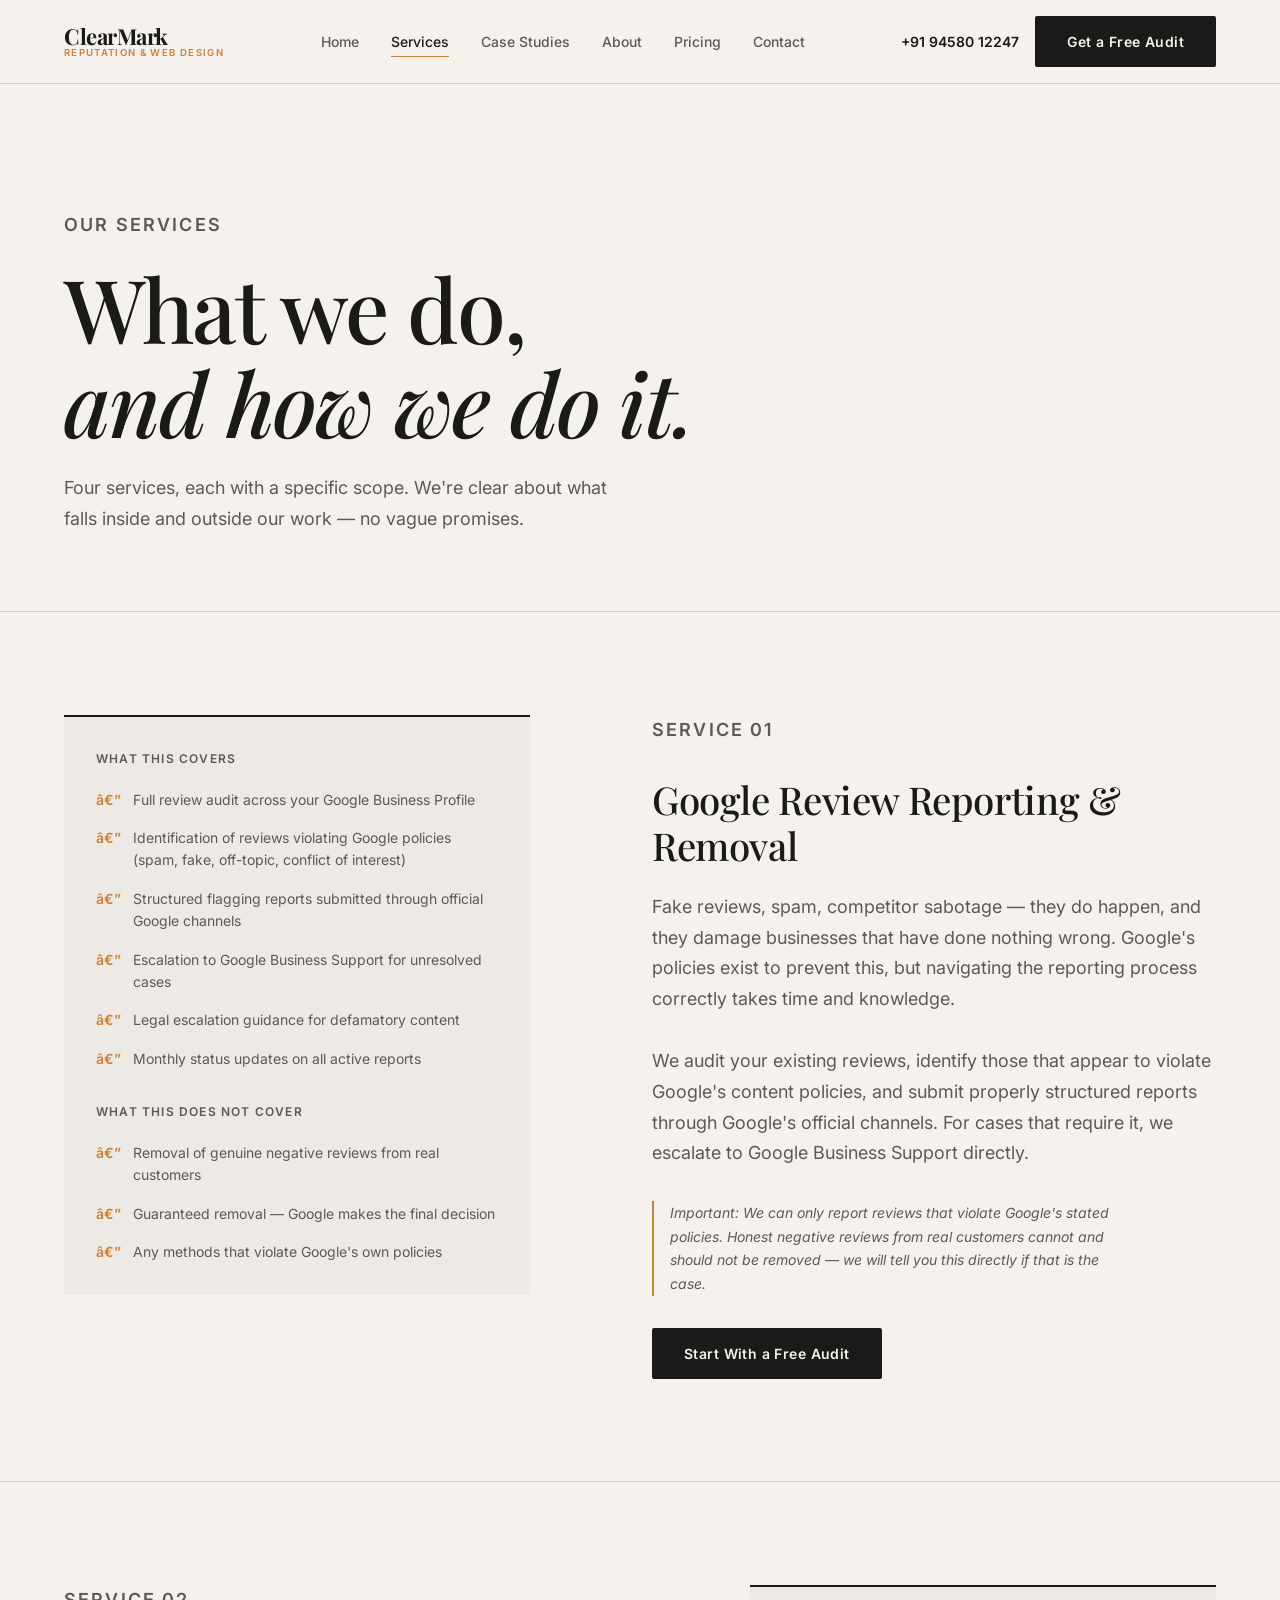
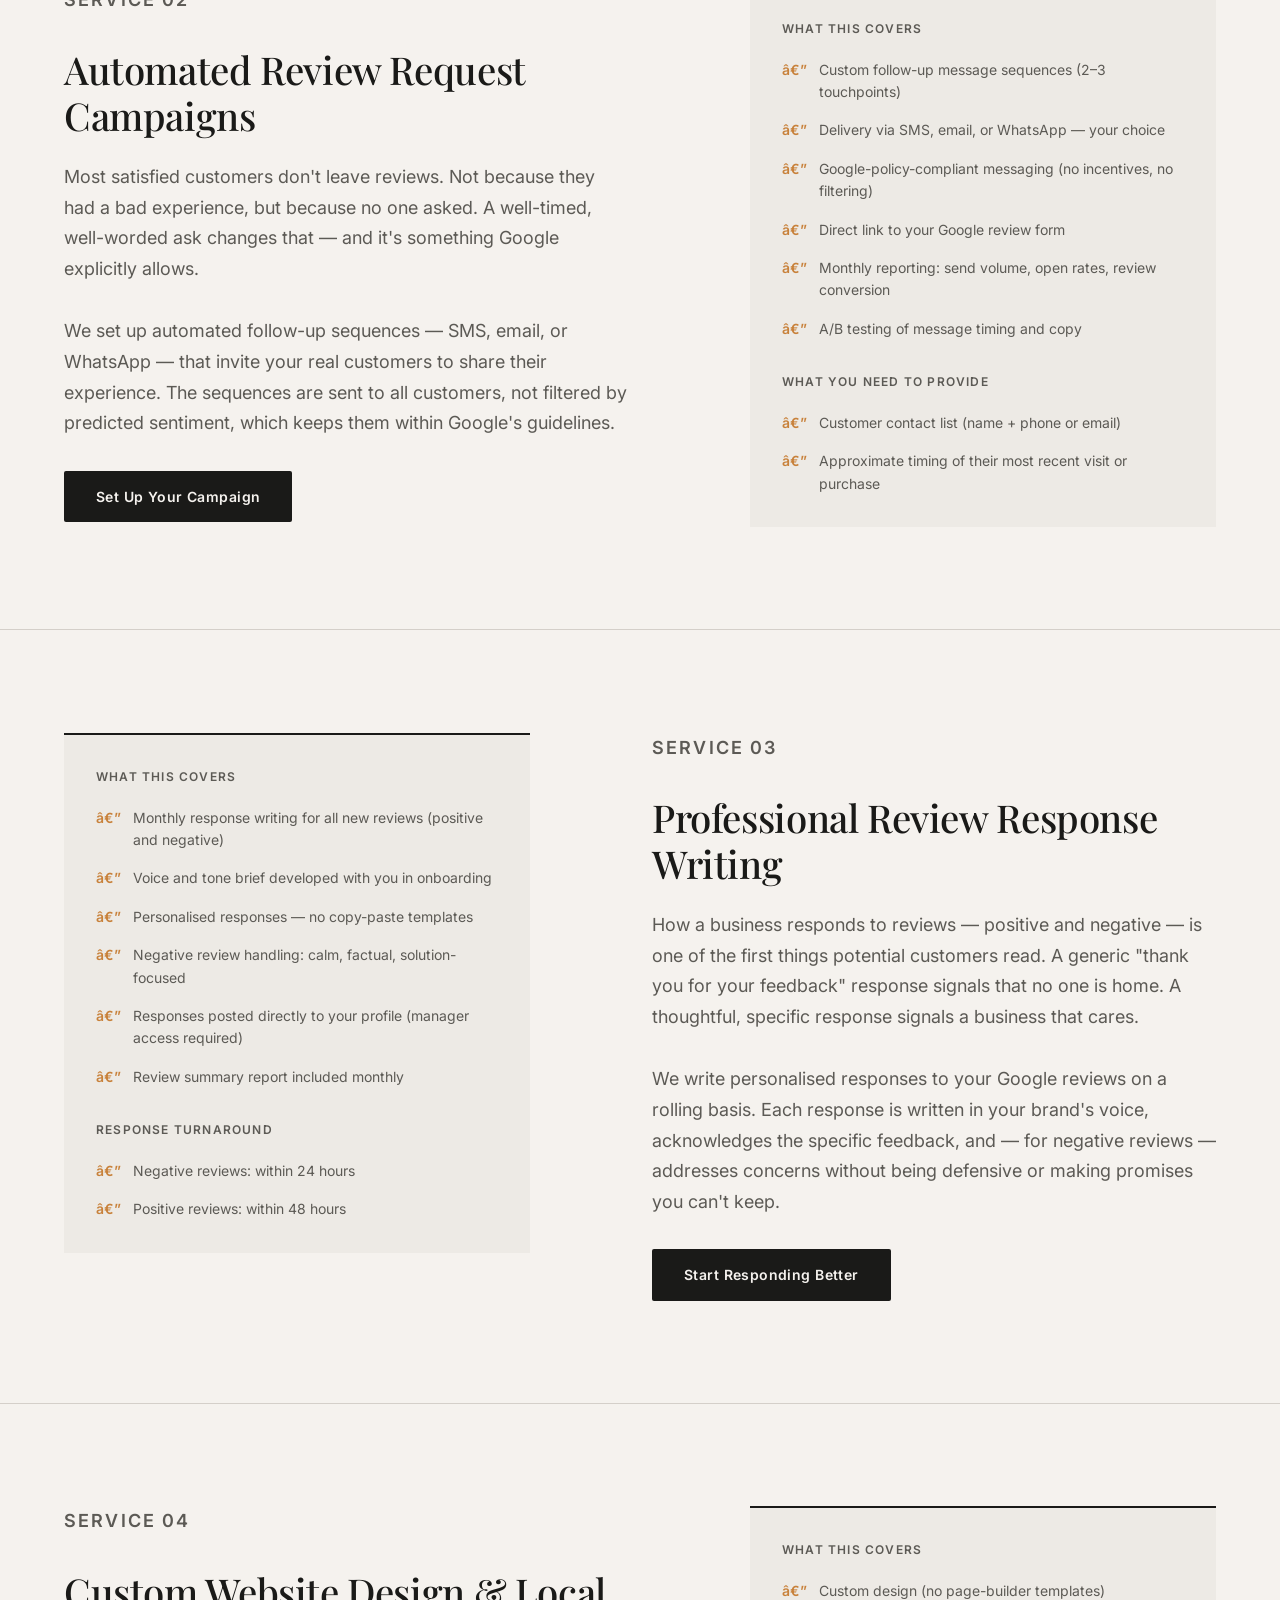
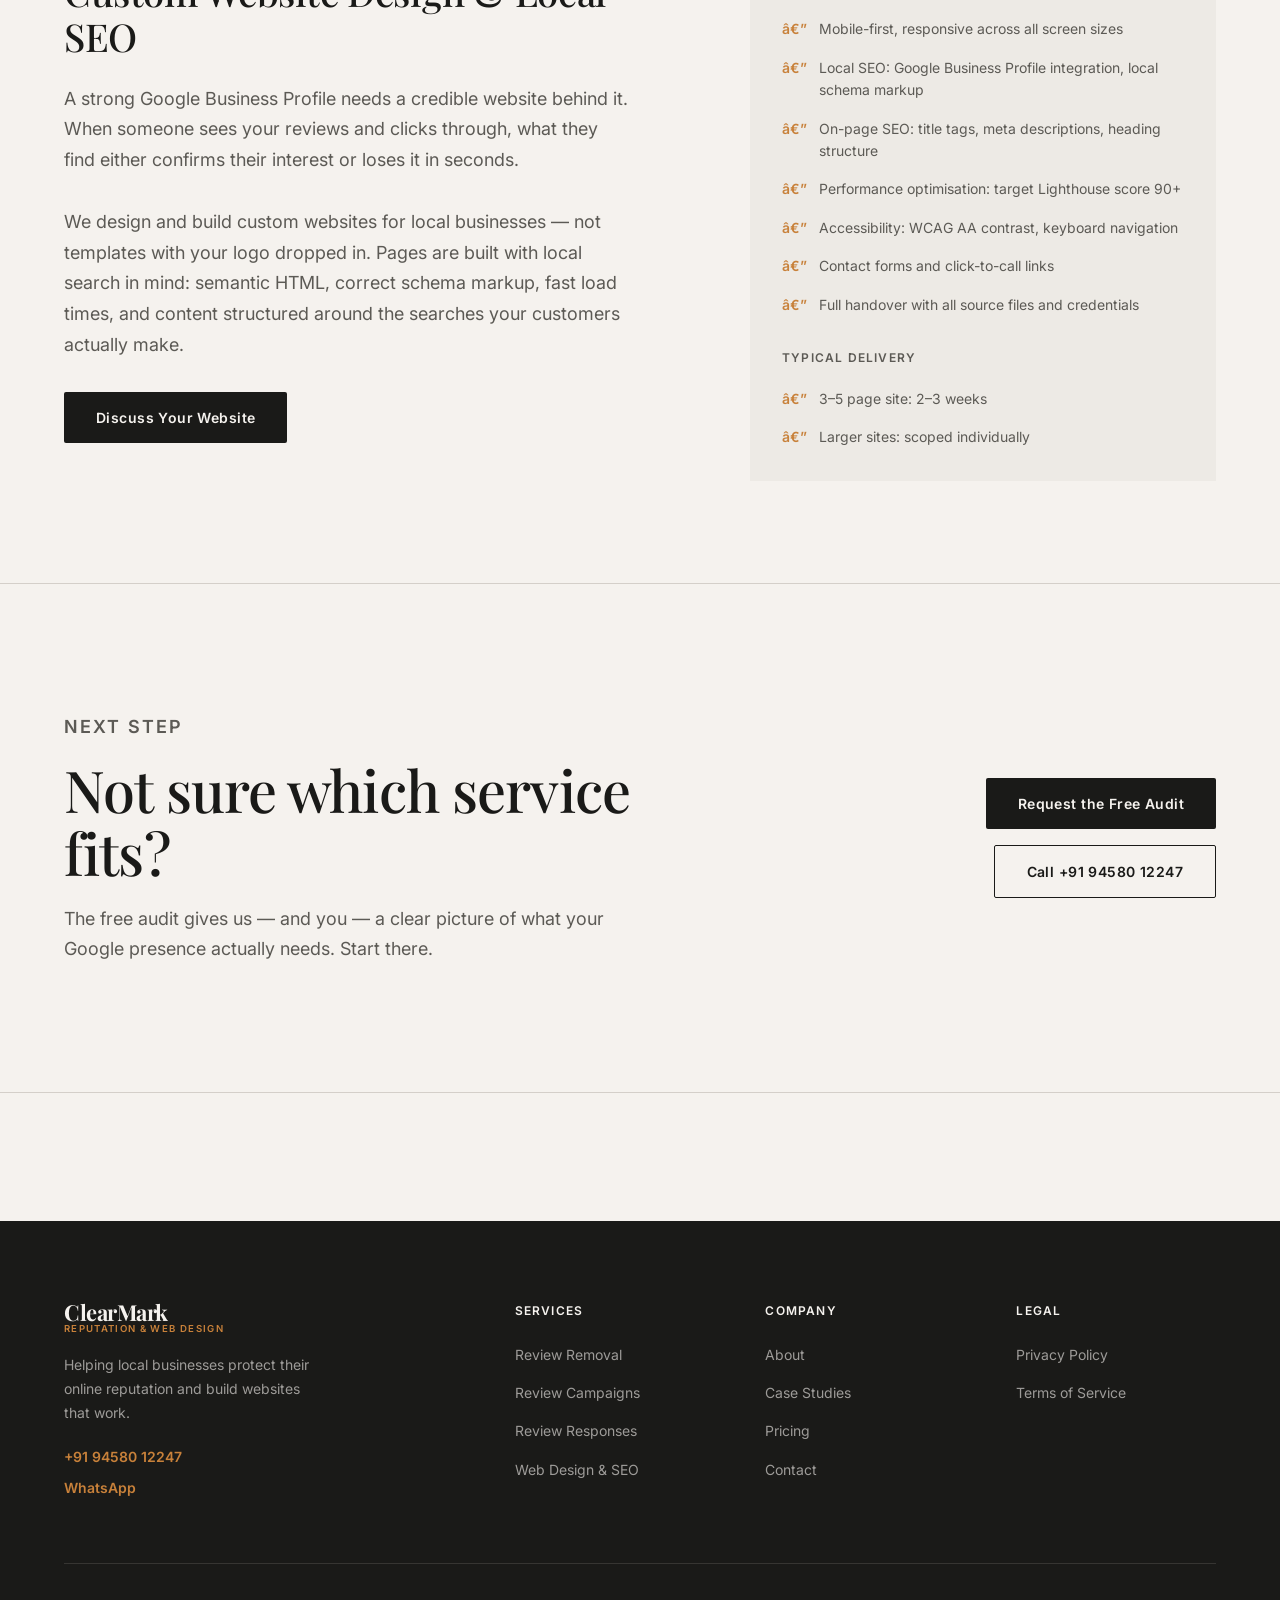
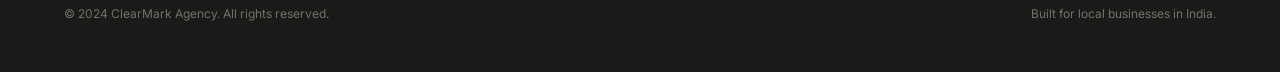
<file: services.html>
<!DOCTYPE html>
<html lang="en">
<head>
  <meta charset="UTF-8" />
  <meta name="viewport" content="width=device-width, initial-scale=1.0" />
  <title>Services — ClearMark Agency | Google Review Management &amp; Web Design</title>
  <meta name="description" content="ClearMark Agency offers four focused services: reporting and removing policy-violating Google reviews, automated review campaigns, professional review responses, and custom web design with local SEO." />

  <meta property="og:type" content="website" />
  <meta property="og:title" content="Services — ClearMark Agency" />
  <meta property="og:description" content="Review removal, review campaigns, response writing, and web design for local businesses." />
  <meta property="og:url" content="https://clearmarkagency.com/services.html" />

  <link rel="canonical" href="https://clearmarkagency.com/services.html" />
  <link rel="preconnect" href="https://fonts.googleapis.com" />
  <link rel="preconnect" href="https://fonts.gstatic.com" crossorigin />
  <link href="https://fonts.googleapis.com/css2?family=Playfair+Display:ital,wght@0,400;0,500;0,700;1,400;1,500&family=Inter:wght@300;400;500;600&display=swap" rel="stylesheet" />
  <link rel="stylesheet" href="css/style.css" />

  <script type="application/ld+json">
  {
    "@context": "https://schema.org",
    "@type": "Service",
    "provider": {
      "@type": "LocalBusiness",
      "name": "ClearMark Agency",
      "telephone": "+919458012247"
    },
    "serviceType": "Reputation Management",
    "areaServed": "India",
    "hasOfferCatalog": {
      "@type": "OfferCatalog",
      "name": "Reputation &amp; Web Services",
      "itemListElement": [
        { "@type": "Offer", "itemOffered": { "@type": "Service", "name": "Google Business Profile Review Reporting and Removal" } },
        { "@type": "Offer", "itemOffered": { "@type": "Service", "name": "Automated Review Request Campaigns" } },
        { "@type": "Offer", "itemOffered": { "@type": "Service", "name": "Professional Review Response Writing" } },
        { "@type": "Offer", "itemOffered": { "@type": "Service", "name": "Custom Website Design and Local SEO" } }
      ]
    }
  }
  </script>
</head>
<body>
  <a href="#main-content" class="skip-link">Skip to main content</a>

  <header class="site-header" role="banner">
    <div class="container">
      <div class="header-inner">
        <a href="index.html" class="logo" aria-label="ClearMark Agency — Home">
          <span class="logo-wordmark">ClearMark</span>
          <span class="logo-sub">Reputation &amp; Web Design</span>
        </a>
        <nav class="nav-primary" aria-label="Primary navigation">
          <a href="index.html">Home</a>
          <a href="services.html" aria-current="page">Services</a>
          <a href="case-studies.html">Case Studies</a>
          <a href="about.html">About</a>
          <a href="pricing.html">Pricing</a>
          <a href="contact.html">Contact</a>
        </nav>
        <div class="header-phone">
          <a href="tel:+919458012247" class="header-tel" aria-label="Call us: +91 94580 12247">+91 94580 12247</a>
          <a href="contact.html" class="btn btn-primary">Get a Free Audit</a>
        </div>
        <button class="nav-hamburger" id="nav-hamburger" aria-label="Open navigation menu" aria-expanded="false" aria-controls="nav-mobile">
          <span></span><span></span><span></span>
        </button>
      </div>
    </div>
  </header>

  <nav class="nav-mobile" id="nav-mobile" aria-label="Mobile navigation" aria-hidden="true">
    <button class="nav-mobile-close" id="nav-mobile-close" aria-label="Close navigation">&times;</button>
    <a href="index.html">Home</a>
    <a href="services.html">Services</a>
    <a href="case-studies.html">Case Studies</a>
    <a href="about.html">About</a>
    <a href="pricing.html">Pricing</a>
    <a href="contact.html">Contact</a>
    <a href="tel:+919458012247" class="nav-mobile-tel">+91 94580 12247</a>
  </nav>

  <main id="main-content">

    <!-- PAGE HERO -->
    <section class="page-hero">
      <div class="container">
        <div class="page-hero-inner">
          <div class="page-hero-text">
            <p class="eyebrow reveal">Our Services</p>
            <h1 class="display-xl reveal reveal-delay-1">
              What we do,<br /><em>and how we do it.</em>
            </h1>
            <p class="reveal reveal-delay-2">
              Four services, each with a specific scope. We're clear about what 
              falls inside and outside our work — no vague promises.
            </p>
          </div>
        </div>
      </div>
    </section>

    <!-- SERVICE 1: REVIEW REMOVAL -->
    <section class="service-section" id="review-removal" aria-labelledby="s1-heading">
      <div class="container">
        <div class="service-section-inner">
          <div class="service-section-text">
            <p class="eyebrow reveal">Service 01</p>
            <h2 id="s1-heading" class="display-md reveal reveal-delay-1">
              Google Review Reporting &amp; Removal
            </h2>
            <p class="reveal reveal-delay-2">
              Fake reviews, spam, competitor sabotage — they do happen, and they damage 
              businesses that have done nothing wrong. Google's policies exist to prevent 
              this, but navigating the reporting process correctly takes time and knowledge.
            </p>
            <p class="reveal reveal-delay-3">
              We audit your existing reviews, identify those that appear to violate Google's 
              content policies, and submit properly structured reports through Google's 
              official channels. For cases that require it, we escalate to Google Business 
              Support directly.
            </p>
            <p class="reveal" style="font-size:0.875rem; color: var(--color-ink-muted); font-style: italic; border-left: 2px solid var(--color-accent); padding-left: 1rem; margin-top: 0.5rem;">
              Important: We can only report reviews that violate Google's stated policies. 
              Honest negative reviews from real customers cannot and should not be removed — 
              we will tell you this directly if that is the case.
            </p>
            <div style="margin-top: 2rem;" class="reveal">
              <a href="contact.html" class="btn btn-primary">Start With a Free Audit</a>
            </div>
          </div>

          <div class="service-section-detail">
            <div class="service-detail-block reveal">
              <h4>What This Covers</h4>
              <ul class="detail-list">
                <li>Full review audit across your Google Business Profile</li>
                <li>Identification of reviews violating Google policies (spam, fake, off-topic, conflict of interest)</li>
                <li>Structured flagging reports submitted through official Google channels</li>
                <li>Escalation to Google Business Support for unresolved cases</li>
                <li>Legal escalation guidance for defamatory content</li>
                <li>Monthly status updates on all active reports</li>
              </ul>
              <h4 style="margin-top: 2rem;">What This Does Not Cover</h4>
              <ul class="detail-list">
                <li>Removal of genuine negative reviews from real customers</li>
                <li>Guaranteed removal — Google makes the final decision</li>
                <li>Any methods that violate Google's own policies</li>
              </ul>
            </div>
          </div>
        </div>
      </div>
    </section>

    <!-- SERVICE 2: REVIEW CAMPAIGNS -->
    <section class="service-section" id="review-campaigns" aria-labelledby="s2-heading">
      <div class="container">
        <div class="service-section-inner">
          <div class="service-section-text">
            <p class="eyebrow reveal">Service 02</p>
            <h2 id="s2-heading" class="display-md reveal reveal-delay-1">
              Automated Review Request Campaigns
            </h2>
            <p class="reveal reveal-delay-2">
              Most satisfied customers don't leave reviews. Not because they had a bad 
              experience, but because no one asked. A well-timed, well-worded ask changes 
              that — and it's something Google explicitly allows.
            </p>
            <p class="reveal reveal-delay-3">
              We set up automated follow-up sequences — SMS, email, or WhatsApp — that 
              invite your real customers to share their experience. The sequences are sent 
              to all customers, not filtered by predicted sentiment, which keeps them 
              within Google's guidelines.
            </p>
            <div style="margin-top: 2rem;" class="reveal">
              <a href="contact.html" class="btn btn-primary">Set Up Your Campaign</a>
            </div>
          </div>

          <div class="service-section-detail">
            <div class="service-detail-block reveal">
              <h4>What This Covers</h4>
              <ul class="detail-list">
                <li>Custom follow-up message sequences (2–3 touchpoints)</li>
                <li>Delivery via SMS, email, or WhatsApp — your choice</li>
                <li>Google-policy-compliant messaging (no incentives, no filtering)</li>
                <li>Direct link to your Google review form</li>
                <li>Monthly reporting: send volume, open rates, review conversion</li>
                <li>A/B testing of message timing and copy</li>
              </ul>
              <h4 style="margin-top: 2rem;">What You Need to Provide</h4>
              <ul class="detail-list">
                <li>Customer contact list (name + phone or email)</li>
                <li>Approximate timing of their most recent visit or purchase</li>
              </ul>
            </div>
          </div>
        </div>
      </div>
    </section>

    <!-- SERVICE 3: REVIEW RESPONSES -->
    <section class="service-section" id="review-responses" aria-labelledby="s3-heading">
      <div class="container">
        <div class="service-section-inner">
          <div class="service-section-text">
            <p class="eyebrow reveal">Service 03</p>
            <h2 id="s3-heading" class="display-md reveal reveal-delay-1">
              Professional Review Response Writing
            </h2>
            <p class="reveal reveal-delay-2">
              How a business responds to reviews — positive and negative — is one of 
              the first things potential customers read. A generic "thank you for your 
              feedback" response signals that no one is home. A thoughtful, specific 
              response signals a business that cares.
            </p>
            <p class="reveal reveal-delay-3">
              We write personalised responses to your Google reviews on a rolling basis. 
              Each response is written in your brand's voice, acknowledges the specific 
              feedback, and — for negative reviews — addresses concerns without being 
              defensive or making promises you can't keep.
            </p>
            <div style="margin-top: 2rem;" class="reveal">
              <a href="contact.html" class="btn btn-primary">Start Responding Better</a>
            </div>
          </div>

          <div class="service-section-detail">
            <div class="service-detail-block reveal">
              <h4>What This Covers</h4>
              <ul class="detail-list">
                <li>Monthly response writing for all new reviews (positive and negative)</li>
                <li>Voice and tone brief developed with you in onboarding</li>
                <li>Personalised responses — no copy-paste templates</li>
                <li>Negative review handling: calm, factual, solution-focused</li>
                <li>Responses posted directly to your profile (manager access required)</li>
                <li>Review summary report included monthly</li>
              </ul>
              <h4 style="margin-top: 2rem;">Response Turnaround</h4>
              <ul class="detail-list">
                <li>Negative reviews: within 24 hours</li>
                <li>Positive reviews: within 48 hours</li>
              </ul>
            </div>
          </div>
        </div>
      </div>
    </section>

    <!-- SERVICE 4: WEB DESIGN -->
    <section class="service-section" id="web-design" aria-labelledby="s4-heading">
      <div class="container">
        <div class="service-section-inner">
          <div class="service-section-text">
            <p class="eyebrow reveal">Service 04</p>
            <h2 id="s4-heading" class="display-md reveal reveal-delay-1">
              Custom Website Design &amp; Local SEO
            </h2>
            <p class="reveal reveal-delay-2">
              A strong Google Business Profile needs a credible website behind it. 
              When someone sees your reviews and clicks through, what they find either 
              confirms their interest or loses it in seconds.
            </p>
            <p class="reveal reveal-delay-3">
              We design and build custom websites for local businesses — not templates 
              with your logo dropped in. Pages are built with local search in mind: 
              semantic HTML, correct schema markup, fast load times, and content 
              structured around the searches your customers actually make.
            </p>
            <div style="margin-top: 2rem;" class="reveal">
              <a href="contact.html" class="btn btn-primary">Discuss Your Website</a>
            </div>
          </div>

          <div class="service-section-detail">
            <div class="service-detail-block reveal">
              <h4>What This Covers</h4>
              <ul class="detail-list">
                <li>Custom design (no page-builder templates)</li>
                <li>Mobile-first, responsive across all screen sizes</li>
                <li>Local SEO: Google Business Profile integration, local schema markup</li>
                <li>On-page SEO: title tags, meta descriptions, heading structure</li>
                <li>Performance optimisation: target Lighthouse score 90+</li>
                <li>Accessibility: WCAG AA contrast, keyboard navigation</li>
                <li>Contact forms and click-to-call links</li>
                <li>Full handover with all source files and credentials</li>
              </ul>
              <h4 style="margin-top: 2rem;">Typical Delivery</h4>
              <ul class="detail-list">
                <li>3–5 page site: 2–3 weeks</li>
                <li>Larger sites: scoped individually</li>
              </ul>
            </div>
          </div>
        </div>
      </div>
    </section>

    <!-- CTA -->
    <section class="cta-section" aria-labelledby="services-cta-heading">
      <div class="container">
        <div class="cta-inner">
          <div class="cta-text">
            <p class="eyebrow reveal">Next Step</p>
            <h2 id="services-cta-heading" class="display-lg reveal reveal-delay-1" style="margin-top:1rem;">
              Not sure which service fits?
            </h2>
            <p class="reveal reveal-delay-2">
              The free audit gives us — and you — a clear picture of what your 
              Google presence actually needs. Start there.
            </p>
          </div>
          <div class="cta-action">
            <div class="cta-action-btns">
              <a href="contact.html" class="btn btn-primary reveal">Request the Free Audit</a>
              <a href="tel:+919458012247" class="btn btn-outline reveal reveal-delay-1">Call +91 94580 12247</a>
            </div>
          </div>
        </div>
      </div>
    </section>

  </main>

  <footer class="site-footer" role="contentinfo">
    <div class="container">
      <div class="footer-grid">
        <div class="footer-brand">
          <a href="index.html" class="logo">
            <span class="logo-wordmark">ClearMark</span>
            <span class="logo-sub">Reputation &amp; Web Design</span>
          </a>
          <p>Helping local businesses protect their online reputation and build websites that work.</p>
          <div class="footer-tel-block">
            <a href="tel:+919458012247">+91 94580 12247</a>
            <a href="https://wa.me/919458012247?text=Hi%2C%20I%27d%20like%20help%20with%20my%20Google%20Business%20Profile%20reviews." target="_blank" rel="noopener noreferrer">WhatsApp</a>
          </div>
        </div>
        <div class="footer-col">
          <h4>Services</h4>
          <ul>
            <li><a href="services.html#review-removal">Review Removal</a></li>
            <li><a href="services.html#review-campaigns">Review Campaigns</a></li>
            <li><a href="services.html#review-responses">Review Responses</a></li>
            <li><a href="services.html#web-design">Web Design &amp; SEO</a></li>
          </ul>
        </div>
        <div class="footer-col">
          <h4>Company</h4>
          <ul>
            <li><a href="about.html">About</a></li>
            <li><a href="case-studies.html">Case Studies</a></li>
            <li><a href="pricing.html">Pricing</a></li>
            <li><a href="contact.html">Contact</a></li>
          </ul>
        </div>
        <div class="footer-col">
          <h4>Legal</h4>
          <ul>
            <li><a href="privacy.html#privacy">Privacy Policy</a></li>
            <li><a href="privacy.html#terms">Terms of Service</a></li>
          </ul>
        </div>
      </div>
      <div class="footer-bottom">
        <p>&copy; 2024 ClearMark Agency. All rights reserved.</p>
        <p>Built for local businesses in India.</p>
      </div>
    </div>
  </footer>

  <div class="mobile-cta-bar" role="complementary" aria-label="Quick contact">
    <a href="tel:+919458012247" class="cta-call" aria-label="Call ClearMark Agency">
      <svg width="18" height="18" viewBox="0 0 24 24" fill="none" aria-hidden="true"><path d="M6.62 10.79C8.06 13.62 10.38 15.93 13.21 17.38L15.41 15.18C15.68 14.91 16.08 14.82 16.43 14.94C17.55 15.31 18.76 15.51 20 15.51C20.55 15.51 21 15.96 21 16.51V20C21 20.55 20.55 21 20 21C10.61 21 3 13.39 3 4C3 3.45 3.45 3 4 3H7.5C8.05 3 8.5 3.45 8.5 4C8.5 5.25 8.7 6.45 9.07 7.57C9.18 7.92 9.1 8.31 8.82 8.59L6.62 10.79Z" fill="white"/></svg>
      Call
    </a>
    <a href="https://wa.me/919458012247?text=Hi%2C%20I%27d%20like%20help%20with%20my%20Google%20Business%20Profile%20reviews." class="cta-whatsapp" target="_blank" rel="noopener noreferrer" aria-label="WhatsApp ClearMark Agency">
      <svg class="whatsapp-icon" viewBox="0 0 24 24" fill="white" aria-hidden="true"><path d="M17.472 14.382c-.297-.149-1.758-.867-2.03-.967-.273-.099-.471-.148-.67.15-.197.297-.767.966-.94 1.164-.173.199-.347.223-.644.075-.297-.15-1.255-.463-2.39-1.475-.883-.788-1.48-1.761-1.653-2.059-.173-.297-.018-.458.13-.606.134-.133.298-.347.446-.52.149-.174.198-.298.298-.497.099-.198.05-.371-.025-.52-.075-.149-.669-1.612-.916-2.207-.242-.579-.487-.5-.669-.51-.173-.008-.371-.01-.57-.01-.198 0-.52.074-.792.372-.272.297-1.04 1.016-1.04 2.479 0 1.462 1.065 2.875 1.213 3.074.149.198 2.096 3.2 5.077 4.487.709.306 1.262.489 1.694.625.712.227 1.36.195 1.871.118.571-.085 1.758-.719 2.006-1.413.248-.694.248-1.289.173-1.413-.074-.124-.272-.198-.57-.347z"/><path d="M12 0C5.373 0 0 5.373 0 12c0 2.116.553 4.103 1.522 5.83L.057 23.5l5.816-1.525A11.95 11.95 0 0012 24c6.627 0 12-5.373 12-12S18.627 0 12 0zm0 21.818a9.818 9.818 0 01-5.002-1.37l-.359-.214-3.72.975.995-3.644-.234-.374A9.818 9.818 0 1112 21.818z"/></svg>
      WhatsApp
    </a>
  </div>

  <script src="js/main.js" defer></script>
</body>
</html>
</file>
<file: css/style.css>
﻿/* ============================================================
   CLEARMARK AGENCY â€” DESIGN SYSTEM
   ============================================================ */

/* --- Google Fonts --- */
@import url('https://fonts.googleapis.com/css2?family=Playfair+Display:ital,wght@0,400;0,500;0,700;1,400;1,500&family=Inter:wght@300;400;500;600&display=swap');

/* --- Custom Properties --- */
:root {
  /* Colors */
  --color-bg:        #F5F2EE;
  --color-ink:       #1A1A18;
  --color-ink-muted: #5C5A55;
  --color-accent:    #C8813A;
  --color-accent-dk: #A66828;
  --color-rule:      #D4CFC9;
  --color-surface:   #EDEAE5;
  --color-white:     #FFFFFF;

  /* Typography */
  --font-display: 'Playfair Display', Georgia, serif;
  --font-body:    'Inter', system-ui, sans-serif;

  /* Scale */
  --text-xs:   0.75rem;
  --text-sm:   0.875rem;
  --text-base: 1rem;
  --text-md:   1.125rem;
  --text-lg:   1.375rem;
  --text-xl:   1.75rem;
  --text-2xl:  2.25rem;
  --text-3xl:  3rem;
  --text-4xl:  4rem;
  --text-5xl:  5.5rem;

  /* Spacing */
  --space-1: 0.25rem;
  --space-2: 0.5rem;
  --space-3: 0.75rem;
  --space-4: 1rem;
  --space-5: 1.25rem;
  --space-6: 1.5rem;
  --space-8: 2rem;
  --space-10: 2.5rem;
  --space-12: 3rem;
  --space-16: 4rem;
  --space-20: 5rem;
  --space-24: 6rem;
  --space-32: 8rem;

  /* Layout */
  --max-width: 1280px;
  --col-gap:   clamp(1rem, 2vw, 1.5rem);

  /* Transitions */
  --ease-out: cubic-bezier(0.16, 1, 0.3, 1);
  --dur-fast: 200ms;
  --dur-med:  350ms;
}

/* --- Reset --- */
*, *::before, *::after {
  box-sizing: border-box;
  margin: 0;
  padding: 0;
}

html {
  font-size: 16px;
  scroll-behavior: smooth;
  -webkit-text-size-adjust: 100%;
}

body {
  background-color: var(--color-bg);
  color: var(--color-ink);
  font-family: var(--font-body);
  font-size: var(--text-base);
  font-weight: 400;
  line-height: 1.65;
  -webkit-font-smoothing: antialiased;
  overflow-x: hidden;
}

img, video {
  max-width: 100%;
  height: auto;
  display: block;
}

a {
  color: inherit;
  text-decoration: none;
}

ul, ol { list-style: none; }

button {
  cursor: pointer;
  border: none;
  background: none;
  font-family: inherit;
}

/* --- Grid Container --- */
.container {
  width: 100%;
  max-width: var(--max-width);
  margin-inline: auto;
  padding-inline: clamp(1.25rem, 5vw, 4rem);
}

.grid-12 {
  display: grid;
  grid-template-columns: repeat(12, 1fr);
  gap: var(--col-gap);
}

/* --- Typography --- */
.display-xl {
  font-family: var(--font-display);
  font-size: clamp(2.75rem, 7vw, var(--text-5xl));
  font-weight: 500;
  line-height: 1.07;
  letter-spacing: -0.02em;
}

.display-lg {
  font-family: var(--font-display);
  font-size: clamp(2rem, 4.5vw, var(--text-4xl));
  font-weight: 500;
  line-height: 1.1;
  letter-spacing: -0.015em;
}

.display-md {
  font-family: var(--font-display);
  font-size: clamp(1.5rem, 3vw, var(--text-3xl));
  font-weight: 500;
  line-height: 1.18;
  letter-spacing: -0.01em;
}

.display-sm {
  font-family: var(--font-display);
  font-size: clamp(1.25rem, 2.5vw, var(--text-2xl));
  font-weight: 500;
  line-height: 1.25;
}

.eyebrow {
  font-family: var(--font-body);
  font-size: var(--text-xs);
  font-weight: 600;
  letter-spacing: 0.12em;
  text-transform: uppercase;
  color: var(--color-accent);
}

.body-lg {
  font-size: var(--text-md);
  font-weight: 400;
  line-height: 1.7;
  color: var(--color-ink-muted);
}

.body-sm {
  font-size: var(--text-sm);
  line-height: 1.6;
  color: var(--color-ink-muted);
}

/* --- Rule / Divider --- */
.rule {
  border: none;
  border-top: 1px solid var(--color-rule);
  margin-block: 0;
}

/* --- Buttons --- */
.btn {
  display: inline-flex;
  align-items: center;
  gap: var(--space-2);
  padding: 0.875rem 2rem;
  font-family: var(--font-body);
  font-size: var(--text-sm);
  font-weight: 600;
  letter-spacing: 0.03em;
  border-radius: 2px;
  transition: background var(--dur-fast) var(--ease-out),
              color var(--dur-fast) var(--ease-out),
              transform var(--dur-fast) var(--ease-out);
  text-decoration: none;
  white-space: nowrap;
}

.btn:focus-visible {
  outline: 2px solid var(--color-accent);
  outline-offset: 3px;
}

.btn-primary {
  background: var(--color-ink);
  color: var(--color-bg);
}

.btn-primary:hover {
  background: #2D2D2B;
  transform: translateY(-1px);
}

.btn-accent {
  background: var(--color-accent);
  color: var(--color-white);
}

.btn-accent:hover {
  background: var(--color-accent-dk);
  transform: translateY(-1px);
}

.btn-outline {
  background: transparent;
  color: var(--color-ink);
  border: 1px solid var(--color-ink);
}

.btn-outline:hover {
  background: var(--color-ink);
  color: var(--color-bg);
}

.btn-ghost {
  background: transparent;
  color: var(--color-accent);
  padding-inline: 0;
  font-weight: 600;
  letter-spacing: 0.04em;
  text-transform: uppercase;
  font-size: var(--text-xs);
  position: relative;
}

.btn-ghost::after {
  content: '';
  position: absolute;
  bottom: -2px;
  left: 0;
  width: 0;
  height: 1px;
  background: var(--color-accent);
  transition: width var(--dur-med) var(--ease-out);
}

.btn-ghost:hover::after { width: 100%; }

/* ============================================================
   HEADER / NAV
   ============================================================ */
.site-header {
  position: sticky;
  top: 0;
  z-index: 100;
  background: var(--color-bg);
  border-bottom: 1px solid var(--color-rule);
  padding-block: var(--space-4);
}

.header-inner {
  display: flex;
  align-items: center;
  justify-content: space-between;
  gap: var(--space-8);
}

.logo {
  display: flex;
  flex-direction: column;
  gap: 1px;
  text-decoration: none;
  flex-shrink: 0;
}

.logo-wordmark {
  font-family: var(--font-display);
  font-size: 1.375rem;
  font-weight: 700;
  color: var(--color-ink);
  line-height: 1;
  letter-spacing: -0.02em;
}

.logo-sub {
  font-family: var(--font-body);
  font-size: 0.6rem;
  font-weight: 600;
  letter-spacing: 0.14em;
  text-transform: uppercase;
  color: var(--color-accent);
  line-height: 1;
}

.nav-primary {
  display: flex;
  align-items: center;
  gap: var(--space-8);
}

.nav-primary a {
  font-size: var(--text-sm);
  font-weight: 500;
  color: var(--color-ink-muted);
  transition: color var(--dur-fast);
  position: relative;
}

.nav-primary a::after {
  content: '';
  position: absolute;
  bottom: -4px;
  left: 0;
  width: 0;
  height: 1px;
  background: var(--color-accent);
  transition: width var(--dur-med) var(--ease-out);
}

.nav-primary a:hover,
.nav-primary a[aria-current="page"] {
  color: var(--color-ink);
}

.nav-primary a:hover::after,
.nav-primary a[aria-current="page"]::after {
  width: 100%;
}

.header-phone {
  display: flex;
  align-items: center;
  gap: var(--space-4);
  flex-shrink: 0;
}

.header-tel {
  font-size: var(--text-sm);
  font-weight: 600;
  color: var(--color-ink);
  transition: color var(--dur-fast);
}

.header-tel:hover { color: var(--color-accent); }

.nav-hamburger {
  display: none;
  flex-direction: column;
  gap: 5px;
  padding: 4px;
  width: 36px;
  cursor: pointer;
  background: none;
  border: none;
}

.nav-hamburger span {
  display: block;
  width: 100%;
  height: 1.5px;
  background: var(--color-ink);
  transition: transform var(--dur-med) var(--ease-out),
              opacity var(--dur-fast);
}

/* Mobile nav */
.nav-mobile {
  display: none;
  position: fixed;
  inset: 0;
  background: var(--color-bg);
  z-index: 200;
  padding: var(--space-8) var(--space-6);
  flex-direction: column;
  gap: var(--space-6);
}

.nav-mobile.is-open { display: flex; }

.nav-mobile-close {
  align-self: flex-end;
  font-size: var(--text-xl);
  color: var(--color-ink);
  background: none;
  border: none;
  cursor: pointer;
  line-height: 1;
  padding: var(--space-2);
}

.nav-mobile a {
  font-family: var(--font-display);
  font-size: var(--text-2xl);
  font-weight: 500;
  color: var(--color-ink);
  border-bottom: 1px solid var(--color-rule);
  padding-bottom: var(--space-5);
}

.nav-mobile .nav-mobile-tel {
  font-family: var(--font-body);
  font-size: var(--text-base);
  font-weight: 600;
  color: var(--color-accent);
  margin-top: auto;
}

/* ============================================================
   FOOTER
   ============================================================ */
.site-footer {
  background: var(--color-ink);
  color: rgba(245,242,238,0.75);
  padding-block: var(--space-20) var(--space-12);
  margin-top: var(--space-32);
}

.footer-grid {
  display: grid;
  grid-template-columns: 2fr 1fr 1fr 1fr;
  gap: clamp(2rem, 4vw, 4rem);
}

.footer-brand .logo-wordmark { color: var(--color-bg); }
.footer-brand .logo-sub { color: var(--color-accent); }

.footer-brand p {
  font-size: var(--text-sm);
  margin-top: var(--space-5);
  max-width: 28ch;
  color: rgba(245,242,238,0.6);
  line-height: 1.7;
}

.footer-col h4 {
  font-family: var(--font-body);
  font-size: var(--text-xs);
  font-weight: 600;
  letter-spacing: 0.1em;
  text-transform: uppercase;
  color: var(--color-bg);
  margin-bottom: var(--space-5);
}

.footer-col ul { display: flex; flex-direction: column; gap: var(--space-3); }

.footer-col a {
  font-size: var(--text-sm);
  color: rgba(245,242,238,0.6);
  transition: color var(--dur-fast);
}

.footer-col a:hover { color: var(--color-accent); }

.footer-bottom {
  display: flex;
  align-items: center;
  justify-content: space-between;
  padding-top: var(--space-10);
  margin-top: var(--space-16);
  border-top: 1px solid rgba(212,207,201,0.15);
}

.footer-bottom p {
  font-size: var(--text-xs);
  color: rgba(245,242,238,0.4);
}

.footer-tel-block {
  display: flex;
  flex-direction: column;
  gap: var(--space-2);
  margin-top: var(--space-5);
}

.footer-tel-block a {
  font-size: var(--text-sm);
  font-weight: 600;
  color: var(--color-accent) !important;
}

/* ============================================================
   STICKY MOBILE CTA BAR
   ============================================================ */
.mobile-cta-bar {
  display: none;
  position: fixed;
  bottom: 0;
  left: 0;
  right: 0;
  z-index: 150;
  grid-template-columns: 1fr 1fr;
  border-top: 1px solid var(--color-rule);
}

.mobile-cta-bar a {
  display: flex;
  align-items: center;
  justify-content: center;
  gap: var(--space-2);
  padding: var(--space-4);
  font-family: var(--font-body);
  font-size: var(--text-sm);
  font-weight: 600;
  letter-spacing: 0.04em;
  text-transform: uppercase;
  text-decoration: none;
}

.mobile-cta-bar .cta-call {
  background: var(--color-ink);
  color: var(--color-bg);
}

.mobile-cta-bar .cta-whatsapp {
  background: #25D366;
  color: var(--color-white);
}

/* ============================================================
   SCROLL REVEAL
   ============================================================ */
.reveal {
  opacity: 0;
  transform: translateY(28px);
  transition: opacity 0.6s var(--ease-out),
              transform 0.6s var(--ease-out);
}

.reveal.is-visible {
  opacity: 1;
  transform: translateY(0);
}

.reveal-delay-1 { transition-delay: 0.1s; }
.reveal-delay-2 { transition-delay: 0.2s; }
.reveal-delay-3 { transition-delay: 0.3s; }
.reveal-delay-4 { transition-delay: 0.4s; }

/* ============================================================
   SECTION UTILITIES
   ============================================================ */
.section {
  padding-block: clamp(var(--space-20), 8vw, var(--space-32));
}

.section-sm {
  padding-block: clamp(var(--space-12), 5vw, var(--space-20));
}

.section-header {
  margin-bottom: clamp(var(--space-12), 4vw, var(--space-20));
}

/* ============================================================
   HOME â€” HERO
   ============================================================ */
.hero {
  padding-top: clamp(var(--space-20), 10vw, var(--space-32));
  padding-bottom: clamp(var(--space-16), 8vw, var(--space-32));
  border-bottom: 1px solid var(--color-rule);
}

.hero-inner {
  display: grid;
  grid-template-columns: repeat(12, 1fr);
  gap: var(--col-gap);
  align-items: end;
}

.hero-text {
  grid-column: 1 / 8;
}

.hero-aside {
  grid-column: 9 / 13;
  padding-bottom: 0.5rem;
}

.hero-eyebrow {
  display: flex;
  align-items: center;
  gap: var(--space-3);
  margin-bottom: var(--space-6);
}

.hero-eyebrow::before {
  content: '';
  display: block;
  width: 32px;
  height: 1px;
  background: var(--color-accent);
}

.hero h1 {
  margin-bottom: var(--space-8);
}

.hero h1 em {
  font-style: italic;
  color: var(--color-accent);
}

.hero-lead {
  font-size: var(--text-md);
  color: var(--color-ink-muted);
  line-height: 1.7;
  max-width: 48ch;
  margin-bottom: var(--space-10);
}

.hero-cta {
  display: flex;
  align-items: center;
  gap: var(--space-5);
  flex-wrap: wrap;
}

.hero-aside-stat {
  border-top: 1px solid var(--color-rule);
  padding-top: var(--space-6);
  margin-top: var(--space-6);
}

.hero-aside-stat:first-child {
  border-top: none;
  padding-top: 0;
  margin-top: 0;
}

.hero-aside-stat .stat-num {
  font-family: var(--font-display);
  font-size: clamp(2rem, 3.5vw, 2.75rem);
  font-weight: 500;
  line-height: 1;
  color: var(--color-ink);
}

.hero-aside-stat .stat-label {
  font-size: var(--text-xs);
  font-weight: 500;
  letter-spacing: 0.06em;
  color: var(--color-ink-muted);
  margin-top: var(--space-1);
  text-transform: uppercase;
}

/* ============================================================
   TRUST STRIP
   ============================================================ */
.trust-strip {
  padding-block: var(--space-10);
  border-bottom: 1px solid var(--color-rule);
}

.trust-strip-inner {
  display: flex;
  align-items: center;
  gap: clamp(var(--space-6), 4vw, var(--space-16));
  overflow-x: auto;
}

.trust-strip-label {
  font-size: var(--text-xs);
  font-weight: 600;
  letter-spacing: 0.1em;
  text-transform: uppercase;
  color: var(--color-ink-muted);
  flex-shrink: 0;
  padding-right: var(--space-6);
  border-right: 1px solid var(--color-rule);
}

.trust-item {
  display: flex;
  align-items: center;
  gap: var(--space-3);
  flex-shrink: 0;
}

.trust-item-icon {
  width: 20px;
  height: 20px;
  flex-shrink: 0;
}

.trust-item span {
  font-size: var(--text-sm);
  font-weight: 500;
  color: var(--color-ink-muted);
  white-space: nowrap;
}

/* ============================================================
   SERVICES OVERVIEW (HOME)
   ============================================================ */
.services-overview {
  border-bottom: 1px solid var(--color-rule);
}

.services-overview .section-intro {
  grid-column: 1 / 7;
}

.services-overview .section-action {
  grid-column: 10 / 13;
  align-self: end;
  text-align: right;
}

.service-cards {
  display: grid;
  grid-template-columns: repeat(12, 1fr);
  gap: var(--col-gap);
  margin-top: clamp(var(--space-12), 4vw, var(--space-20));
}

.service-card {
  grid-column: span 3;
  border-top: 1px solid var(--color-rule);
  padding-top: var(--space-6);
  padding-bottom: var(--space-6);
}

.service-card-num {
  font-family: var(--font-display);
  font-size: var(--text-sm);
  font-weight: 400;
  color: var(--color-rule);
  margin-bottom: var(--space-6);
  font-style: italic;
}

.service-card h3 {
  font-family: var(--font-display);
  font-size: var(--text-xl);
  font-weight: 500;
  line-height: 1.2;
  margin-bottom: var(--space-4);
}

.service-card p {
  font-size: var(--text-sm);
  color: var(--color-ink-muted);
  line-height: 1.7;
  margin-bottom: var(--space-6);
}

/* ============================================================
   3-STEP PROCESS
   ============================================================ */
.process {
  border-bottom: 1px solid var(--color-rule);
}

.process-steps {
  display: grid;
  grid-template-columns: repeat(12, 1fr);
  gap: var(--col-gap);
  margin-top: clamp(var(--space-12), 4vw, var(--space-20));
}

.process-step {
  grid-column: span 4;
  position: relative;
}

.process-step-num {
  font-family: var(--font-display);
  font-size: clamp(4rem, 8vw, 7rem);
  font-weight: 400;
  line-height: 0.85;
  color: var(--color-surface);
  margin-bottom: var(--space-6);
  font-style: italic;
}

.process-step h3 {
  font-family: var(--font-display);
  font-size: var(--text-xl);
  font-weight: 500;
  margin-bottom: var(--space-4);
}

.process-step p {
  font-size: var(--text-sm);
  color: var(--color-ink-muted);
  line-height: 1.7;
  max-width: 34ch;
}

/* ============================================================
   CASE STUDY TEASERS
   ============================================================ */
.case-studies-preview {
  border-bottom: 1px solid var(--color-rule);
}

.case-teaser-grid {
  display: grid;
  grid-template-columns: repeat(12, 1fr);
  gap: var(--col-gap);
  margin-top: clamp(var(--space-12), 4vw, var(--space-20));
}

.case-teaser {
  grid-column: span 4;
  border-top: 2px solid var(--color-ink);
  padding-top: var(--space-8);
  padding-bottom: var(--space-8);
}

.case-teaser-tag {
  font-size: var(--text-xs);
  font-weight: 600;
  letter-spacing: 0.1em;
  text-transform: uppercase;
  color: var(--color-ink-muted);
  margin-bottom: var(--space-5);
}

.case-teaser h3 {
  font-family: var(--font-display);
  font-size: var(--text-xl);
  font-weight: 500;
  line-height: 1.25;
  margin-bottom: var(--space-6);
}

.case-teaser-stat {
  display: flex;
  align-items: baseline;
  gap: var(--space-2);
  margin-bottom: var(--space-2);
}

.case-teaser-stat .big-num {
  font-family: var(--font-display);
  font-size: clamp(2rem, 3.5vw, 2.75rem);
  font-weight: 500;
  color: var(--color-accent);
  line-height: 1;
}

.case-teaser-stat .num-label {
  font-size: var(--text-xs);
  font-weight: 500;
  color: var(--color-ink-muted);
  letter-spacing: 0.05em;
}

.placeholder-note {
  font-size: var(--text-xs);
  color: var(--color-accent);
  font-style: italic;
  margin-bottom: var(--space-6);
}

/* ============================================================
   FAQ
   ============================================================ */
.faq {
  border-bottom: 1px solid var(--color-rule);
}

.faq-inner {
  display: grid;
  grid-template-columns: repeat(12, 1fr);
  gap: var(--col-gap);
}

.faq-header {
  grid-column: 1 / 5;
}

.faq-items {
  grid-column: 5 / 13;
}

.faq-item {
  border-top: 1px solid var(--color-rule);
}

.faq-item:last-child {
  border-bottom: 1px solid var(--color-rule);
}

.faq-question {
  width: 100%;
  display: flex;
  align-items: center;
  justify-content: space-between;
  gap: var(--space-6);
  padding-block: var(--space-6);
  text-align: left;
  background: none;
  border: none;
  cursor: pointer;
  font-family: var(--font-body);
  font-size: var(--text-base);
  font-weight: 600;
  color: var(--color-ink);
  transition: color var(--dur-fast);
}

.faq-question:hover { color: var(--color-accent); }

.faq-icon {
  flex-shrink: 0;
  width: 20px;
  height: 20px;
  border: 1px solid currentColor;
  border-radius: 50%;
  display: flex;
  align-items: center;
  justify-content: center;
  transition: transform var(--dur-med) var(--ease-out),
              background var(--dur-fast),
              color var(--dur-fast);
  font-size: 0.875rem;
  line-height: 1;
}

.faq-item.is-open .faq-icon {
  transform: rotate(45deg);
  background: var(--color-ink);
  color: var(--color-bg);
  border-color: var(--color-ink);
}

.faq-answer {
  max-height: 0;
  overflow: hidden;
  transition: max-height 0.4s var(--ease-out),
              padding 0.4s var(--ease-out);
}

.faq-item.is-open .faq-answer {
  max-height: 400px;
}

.faq-answer-inner {
  padding-bottom: var(--space-6);
  font-size: var(--text-sm);
  color: var(--color-ink-muted);
  line-height: 1.75;
  max-width: 60ch;
}

/* ============================================================
   FINAL CTA SECTION
   ============================================================ */
.cta-section {
  padding-block: clamp(var(--space-20), 10vw, var(--space-32));
  border-bottom: 1px solid var(--color-rule);
}

.cta-inner {
  display: grid;
  grid-template-columns: repeat(12, 1fr);
  gap: var(--col-gap);
  align-items: center;
}

.cta-text { grid-column: 1 / 8; }
.cta-action { grid-column: 9 / 13; text-align: right; }

.cta-text h2 {
  margin-bottom: var(--space-5);
}

.cta-text p {
  font-size: var(--text-md);
  color: var(--color-ink-muted);
  max-width: 50ch;
}

.cta-action-btns {
  display: flex;
  flex-direction: column;
  align-items: flex-end;
  gap: var(--space-4);
}

/* ============================================================
   SERVICES PAGE
   ============================================================ */
.page-hero {
  padding-top: clamp(var(--space-16), 8vw, var(--space-32));
  padding-bottom: clamp(var(--space-12), 6vw, var(--space-24));
  border-bottom: 1px solid var(--color-rule);
}

.page-hero-inner {
  display: grid;
  grid-template-columns: repeat(12, 1fr);
  gap: var(--col-gap);
}

.page-hero-text { grid-column: 1 / 8; }

.page-hero h1 { margin-top: var(--space-5); }
.page-hero p {
  font-size: var(--text-md);
  color: var(--color-ink-muted);
  margin-top: var(--space-6);
  max-width: 52ch;
  line-height: 1.7;
}

.service-section {
  border-bottom: 1px solid var(--color-rule);
  padding-block: clamp(var(--space-20), 8vw, var(--space-32));
}

.service-section-inner {
  display: grid;
  grid-template-columns: repeat(12, 1fr);
  gap: var(--col-gap);
  align-items: start;
}

.service-section:nth-child(odd) .service-section-text {
  grid-column: 1 / 7;
  grid-row: 1;
}

.service-section:nth-child(odd) .service-section-detail {
  grid-column: 8 / 13;
  grid-row: 1;
}

.service-section:nth-child(even) .service-section-text {
  grid-column: 7 / 13;
  grid-row: 1;
}

.service-section:nth-child(even) .service-section-detail {
  grid-column: 1 / 6;
  grid-row: 1;
}

.service-section h2 { margin-top: var(--space-4); margin-bottom: var(--space-6); }

.service-section p {
  font-size: var(--text-md);
  color: var(--color-ink-muted);
  line-height: 1.7;
  margin-bottom: var(--space-8);
  max-width: 52ch;
}

.service-detail-block {
  background: var(--color-surface);
  border-top: 2px solid var(--color-ink);
  padding: var(--space-8) var(--space-8) var(--space-8);
}

.service-detail-block h4 {
  font-family: var(--font-body);
  font-size: var(--text-xs);
  font-weight: 600;
  letter-spacing: 0.1em;
  text-transform: uppercase;
  color: var(--color-ink-muted);
  margin-bottom: var(--space-5);
}

.detail-list {
  display: flex;
  flex-direction: column;
  gap: var(--space-4);
}

.detail-list li {
  display: flex;
  gap: var(--space-3);
  font-size: var(--text-sm);
  color: var(--color-ink-muted);
  line-height: 1.6;
}

.detail-list li::before {
  content: 'â€”';
  color: var(--color-accent);
  flex-shrink: 0;
  font-weight: 600;
}

/* ============================================================
   CASE STUDIES PAGE
   ============================================================ */
.case-study-full {
  border-bottom: 1px solid var(--color-rule);
  padding-block: clamp(var(--space-20), 8vw, var(--space-32));
}

.case-study-inner {
  display: grid;
  grid-template-columns: repeat(12, 1fr);
  gap: var(--col-gap);
}

.case-study-meta { grid-column: 1 / 4; }
.case-study-content { grid-column: 4 / 13; }

.case-meta-label {
  font-size: var(--text-xs);
  font-weight: 600;
  letter-spacing: 0.1em;
  text-transform: uppercase;
  color: var(--color-ink-muted);
  margin-bottom: var(--space-2);
}

.case-meta-value {
  font-family: var(--font-display);
  font-size: var(--text-lg);
  font-weight: 500;
  color: var(--color-ink);
  margin-bottom: var(--space-8);
}

.case-study-content h2 { margin-bottom: var(--space-6); }

.case-study-content p {
  font-size: var(--text-md);
  color: var(--color-ink-muted);
  line-height: 1.75;
  margin-bottom: var(--space-6);
  max-width: 62ch;
}

.case-stats-row {
  display: flex;
  gap: var(--space-12);
  margin-block: var(--space-10) var(--space-10);
  padding-block: var(--space-8);
  border-top: 1px solid var(--color-rule);
  border-bottom: 1px solid var(--color-rule);
}

.case-stat .num {
  font-family: var(--font-display);
  font-size: clamp(2rem, 4vw, 3.5rem);
  font-weight: 500;
  color: var(--color-accent);
  line-height: 1;
}

.case-stat .label {
  font-size: var(--text-xs);
  color: var(--color-ink-muted);
  letter-spacing: 0.06em;
  text-transform: uppercase;
  margin-top: var(--space-1);
}

/* ============================================================
   ABOUT PAGE
   ============================================================ */
.about-mission {
  border-bottom: 1px solid var(--color-rule);
  padding-block: clamp(var(--space-20), 8vw, var(--space-32));
}

.about-mission-inner {
  display: grid;
  grid-template-columns: repeat(12, 1fr);
  gap: var(--col-gap);
}

.about-mission-text { grid-column: 1 / 8; }
.about-mission-values { grid-column: 9 / 13; }

.about-mission-text h2 { margin-bottom: var(--space-8); }
.about-mission-text p {
  font-size: var(--text-md);
  color: var(--color-ink-muted);
  line-height: 1.75;
  margin-bottom: var(--space-5);
  max-width: 58ch;
}

.values-list {
  display: flex;
  flex-direction: column;
  gap: var(--space-6);
}

.value-item {
  border-top: 1px solid var(--color-rule);
  padding-top: var(--space-5);
}

.value-item h4 {
  font-family: var(--font-display);
  font-size: var(--text-lg);
  font-weight: 500;
  margin-bottom: var(--space-2);
}

.value-item p {
  font-size: var(--text-sm);
  color: var(--color-ink-muted);
  line-height: 1.65;
}

.about-story {
  border-bottom: 1px solid var(--color-rule);
  padding-block: clamp(var(--space-20), 8vw, var(--space-32));
}

.about-story-inner {
  display: grid;
  grid-template-columns: repeat(12, 1fr);
  gap: var(--col-gap);
}

.about-story-text { grid-column: 2 / 10; }

.about-story-text h2 { margin-bottom: var(--space-8); }
.about-story-text p {
  font-size: var(--text-md);
  color: var(--color-ink-muted);
  line-height: 1.8;
  margin-bottom: var(--space-6);
}

/* ============================================================
   PRICING PAGE
   ============================================================ */
.pricing-grid {
  display: grid;
  grid-template-columns: repeat(12, 1fr);
  gap: var(--col-gap);
  margin-top: clamp(var(--space-12), 4vw, var(--space-20));
}

.pricing-card {
  grid-column: span 4;
  border-top: 2px solid var(--color-rule);
  padding-top: var(--space-8);
  position: relative;
}

.pricing-card.is-featured {
  border-top-color: var(--color-accent);
}

.pricing-badge {
  display: inline-block;
  font-size: var(--text-xs);
  font-weight: 600;
  letter-spacing: 0.1em;
  text-transform: uppercase;
  color: var(--color-accent);
  margin-bottom: var(--space-5);
}

.pricing-tier {
  font-family: var(--font-display);
  font-size: var(--text-xl);
  font-weight: 500;
  margin-bottom: var(--space-3);
}

.pricing-tagline {
  font-size: var(--text-sm);
  color: var(--color-ink-muted);
  margin-bottom: var(--space-8);
  line-height: 1.6;
}

.pricing-price {
  display: flex;
  align-items: baseline;
  gap: var(--space-1);
  margin-bottom: var(--space-8);
  padding-bottom: var(--space-8);
  border-bottom: 1px solid var(--color-rule);
}

.price-currency {
  font-size: var(--text-xl);
  font-weight: 600;
  color: var(--color-ink-muted);
}

.price-amount {
  font-family: var(--font-display);
  font-size: clamp(2.5rem, 4vw, 3.5rem);
  font-weight: 500;
  line-height: 1;
  color: var(--color-ink);
}

.price-period {
  font-size: var(--text-sm);
  color: var(--color-ink-muted);
}

.pricing-features {
  display: flex;
  flex-direction: column;
  gap: var(--space-3);
  margin-bottom: var(--space-10);
}

.pricing-features li {
  display: flex;
  align-items: flex-start;
  gap: var(--space-3);
  font-size: var(--text-sm);
  color: var(--color-ink-muted);
  line-height: 1.55;
}

.pricing-features li::before {
  content: 'âœ“';
  color: var(--color-accent);
  font-weight: 600;
  flex-shrink: 0;
  margin-top: 1px;
}

.pricing-features li.excluded {
  opacity: 0.45;
}

.pricing-features li.excluded::before {
  content: 'Ã—';
  color: var(--color-ink-muted);
}

.pricing-note {
  margin-top: var(--space-12);
  padding: var(--space-6);
  border: 1px solid var(--color-rule);
  font-size: var(--text-sm);
  color: var(--color-ink-muted);
  line-height: 1.65;
}

.pricing-note strong {
  color: var(--color-ink);
  font-weight: 600;
}

/* ============================================================
   CONTACT PAGE
   ============================================================ */
.contact-inner {
  display: grid;
  grid-template-columns: repeat(12, 1fr);
  gap: var(--col-gap);
}

.contact-info { grid-column: 1 / 5; }
.contact-form-wrap { grid-column: 6 / 13; }

.contact-info h2 { margin-bottom: var(--space-6); }

.contact-info p {
  font-size: var(--text-md);
  color: var(--color-ink-muted);
  line-height: 1.75;
  margin-bottom: var(--space-8);
}

.contact-detail {
  border-top: 1px solid var(--color-rule);
  padding-top: var(--space-5);
  margin-bottom: var(--space-5);
}

.contact-detail-label {
  font-size: var(--text-xs);
  font-weight: 600;
  letter-spacing: 0.1em;
  text-transform: uppercase;
  color: var(--color-ink-muted);
  margin-bottom: var(--space-2);
}

.contact-detail-value {
  font-size: var(--text-base);
  font-weight: 600;
  color: var(--color-ink);
}

.contact-detail-value a {
  color: var(--color-ink);
  transition: color var(--dur-fast);
}

.contact-detail-value a:hover { color: var(--color-accent); }

.whatsapp-link {
  display: inline-flex;
  align-items: center;
  gap: var(--space-2);
  color: #25D366 !important;
  font-size: var(--text-sm);
  font-weight: 600;
  margin-top: var(--space-2);
}

.whatsapp-icon {
  width: 18px;
  height: 18px;
}

/* Form */
.contact-form {
  display: flex;
  flex-direction: column;
  gap: var(--space-5);
}

.form-row {
  display: grid;
  grid-template-columns: 1fr 1fr;
  gap: var(--space-4);
}

.form-group {
  display: flex;
  flex-direction: column;
  gap: var(--space-2);
}

.form-group label {
  font-size: var(--text-xs);
  font-weight: 600;
  letter-spacing: 0.08em;
  text-transform: uppercase;
  color: var(--color-ink-muted);
}

.form-group input,
.form-group textarea {
  background: var(--color-white);
  border: 1px solid var(--color-rule);
  border-radius: 2px;
  padding: var(--space-4);
  font-family: var(--font-body);
  font-size: var(--text-base);
  color: var(--color-ink);
  transition: border-color var(--dur-fast);
  outline: none;
  width: 100%;
}

.form-group input::placeholder,
.form-group textarea::placeholder {
  color: var(--color-rule);
}

.form-group input:focus,
.form-group textarea:focus {
  border-color: var(--color-ink);
}

.form-group textarea {
  resize: vertical;
  min-height: 140px;
}

.form-submit-row {
  display: flex;
  align-items: center;
  justify-content: space-between;
  gap: var(--space-4);
  padding-top: var(--space-4);
  border-top: 1px solid var(--color-rule);
}

.form-note {
  font-size: var(--text-xs);
  color: var(--color-ink-muted);
  max-width: 30ch;
  line-height: 1.5;
}

/* ============================================================
   PRIVACY / TERMS
   ============================================================ */
.legal-content {
  display: grid;
  grid-template-columns: repeat(12, 1fr);
  gap: var(--col-gap);
  padding-block: clamp(var(--space-16), 6vw, var(--space-24));
}

.legal-nav { grid-column: 1 / 3; }
.legal-body { grid-column: 3 / 11; }

.legal-nav-list {
  position: sticky;
  top: 100px;
  display: flex;
  flex-direction: column;
  gap: var(--space-2);
}

.legal-nav-list a {
  font-size: var(--text-sm);
  color: var(--color-ink-muted);
  transition: color var(--dur-fast);
  padding-block: var(--space-1);
}

.legal-nav-list a:hover { color: var(--color-accent); }

.legal-body h2 {
  font-family: var(--font-display);
  font-size: var(--text-xl);
  font-weight: 500;
  margin-top: var(--space-12);
  margin-bottom: var(--space-5);
  padding-top: var(--space-8);
  border-top: 1px solid var(--color-rule);
}

.legal-body h2:first-child {
  margin-top: 0;
  padding-top: 0;
  border-top: none;
}

.legal-body p {
  font-size: var(--text-base);
  color: var(--color-ink-muted);
  line-height: 1.8;
  margin-bottom: var(--space-5);
}

.legal-body ul {
  margin-bottom: var(--space-5);
  display: flex;
  flex-direction: column;
  gap: var(--space-2);
}

.legal-body ul li {
  font-size: var(--text-base);
  color: var(--color-ink-muted);
  line-height: 1.7;
  padding-left: var(--space-5);
  position: relative;
}

.legal-body ul li::before {
  content: 'â€”';
  position: absolute;
  left: 0;
  color: var(--color-accent);
}


/* ============================================================
   RESPONSIVE
   ============================================================ */

/* ---- Large Tablet (<=1024px) ---- */
@media (max-width: 1024px) {
  .footer-grid {
    grid-template-columns: 1fr 1fr;
    gap: var(--space-10);
  }

  .service-card { grid-column: span 6; }

  .service-section:nth-child(odd) .service-section-text,
  .service-section:nth-child(even) .service-section-text {
    grid-column: 1 / 13;
  }

  .service-section:nth-child(odd) .service-section-detail,
  .service-section:nth-child(even) .service-section-detail {
    grid-column: 1 / 7;
  }

  .case-study-meta { grid-column: 1 / 4; }
  .case-study-content { grid-column: 4 / 13; }

  .legal-nav { display: none; }
  .legal-body { grid-column: 1 / 13; }
}

/* ---- Mobile (<=768px) ---- */
@media (max-width: 768px) {
  .nav-primary { display: none; }
  .header-tel { display: none; }
  .header-phone .btn { display: none; }
  .nav-hamburger { display: flex; }
  .mobile-cta-bar { display: grid; }

  /* Space for sticky CTA bar */
  body { padding-bottom: 60px; }

  /* Hero - single column */
  .hero-inner { grid-template-columns: 1fr; }
  .hero-text { grid-column: 1; }
  .hero-visual { display: none; }

  /* Hero dot-grid gradient - fade to bottom on mobile */
  .hero::before {
    background: linear-gradient(to bottom, var(--color-bg) 70%, transparent 100%);
  }

  .hero-stats-row { flex-wrap: wrap; gap: var(--space-6); }

  .hero-aside {
    grid-column: 1;
    display: flex;
    gap: var(--space-8);
    border-top: 1px solid var(--color-rule);
    padding-top: var(--space-8);
    margin-top: var(--space-8);
  }
  .hero-aside-stat:first-child {
    border-top: none;
    padding-top: 0;
    margin-top: 0;
  }

  /* Service cards */
  .service-cards { grid-template-columns: 1fr; }
  .service-card { grid-column: span 1; }

  /* Process - hide connector lines in single column */
  .process-steps { grid-template-columns: 1fr; }
  .process-step { grid-column: span 1; }
  .process-step::after { display: none; }

  /* Case teasers */
  .case-teaser-grid { grid-template-columns: 1fr; }
  .case-teaser { grid-column: span 1; }

  /* FAQ */
  .faq-inner { grid-template-columns: 1fr; }
  .faq-header { grid-column: 1; margin-bottom: var(--space-8); }
  .faq-items { grid-column: 1; }

  /* CTA */
  .cta-inner { grid-template-columns: 1fr; }
  .cta-text { grid-column: 1; }
  .cta-action { grid-column: 1; text-align: left; }
  .cta-action-btns { align-items: flex-start; }

  /* Dark CTA */
  .cta-section-dark .cta-inner { grid-template-columns: 1fr; }
  .cta-section-dark .cta-text { grid-column: 1; }
  .cta-section-dark .cta-action { grid-column: 1; text-align: left; }
  .cta-section-dark .cta-action-btns { align-items: flex-start; }

  /* Footer */
  .footer-grid { grid-template-columns: 1fr; }
  .footer-brand p { max-width: 100%; }
  .footer-bottom { flex-direction: column; gap: var(--space-3); text-align: center; }

  /* Pricing */
  .pricing-grid { grid-template-columns: 1fr; }
  .pricing-card { grid-column: span 1; }

  /* Contact */
  .contact-inner { grid-template-columns: 1fr; }
  .contact-info { grid-column: 1; margin-bottom: var(--space-12); }
  .contact-form-wrap { grid-column: 1; }

  /* Page hero */
  .page-hero-inner { grid-template-columns: 1fr; }
  .page-hero-text { grid-column: 1; }

  /* Services overview */
  .services-overview .section-intro { grid-column: 1 / 13; }
  .services-overview .section-action { grid-column: 1 / 13; text-align: left; }

  /* Form */
  .form-row { grid-template-columns: 1fr; }

  /* About */
  .about-mission-inner { grid-template-columns: 1fr; }
  .about-mission-text { grid-column: 1; }
  .about-mission-values { grid-column: 1; margin-top: var(--space-10); }
  .about-story-inner { grid-template-columns: 1fr; }
  .about-story-text { grid-column: 1; }

  /* Case studies */
  .case-study-inner { grid-template-columns: 1fr; }
  .case-study-meta { grid-column: 1; margin-bottom: var(--space-8); }
  .case-study-content { grid-column: 1; }
  .case-stats-row { flex-wrap: wrap; gap: var(--space-8); }

  /* Trust strip */
  .trust-strip-inner { flex-wrap: nowrap; }

  /* Testimonials */
  .testimonial-inner { grid-template-columns: 1fr; }
  .testimonial-label { grid-column: 1; margin-bottom: var(--space-4); }
  .testimonial-cards { grid-column: 1; grid-template-columns: 1fr; }

  /* Pull quote */
  .pull-quote-strip-inner { flex-direction: column; gap: var(--space-4); }
  .pq-decoration { font-size: 5rem; }

  /* Buttons - comfortable tap targets */
  .btn {
    padding: 1rem 1.75rem;
    min-height: 48px;
  }
  .btn-ghost {
    padding-inline: 0;
    min-height: 44px;
  }

  /* Hamburger - proper tap area */
  .nav-hamburger {
    width: 44px;
    height: 44px;
    justify-content: center;
    align-items: center;
  }
}

/* ---- Tablet Portrait (600px-768px) - 2-column layouts ---- */
@media (min-width: 600px) and (max-width: 768px) {
  .service-cards { grid-template-columns: repeat(2, 1fr); }
  .service-card { grid-column: span 1; }

  .pricing-grid { grid-template-columns: repeat(2, 1fr); }
  .pricing-card { grid-column: span 1; }

  .case-teaser-grid { grid-template-columns: repeat(2, 1fr); }
  .case-teaser { grid-column: span 1; }

  .testimonial-cards { grid-template-columns: repeat(2, 1fr); }

  .footer-grid { grid-template-columns: 1fr 1fr; }

  /* Process - 2 per row */
  .process-steps { grid-template-columns: repeat(2, 1fr); }
  .process-step { grid-column: span 1; }
  .process-step:nth-child(2)::after { display: none; }
}

/* ---- Small Mobile (<=480px) ---- */
@media (max-width: 480px) {
  .hero-aside { flex-direction: column; gap: var(--space-5); }
  .case-stats-row { flex-direction: column; }
  .testimonial-cards { grid-template-columns: 1fr; }

  /* Hero stats - 2-up grid */
  .hero-stats-row {
    display: grid;
    grid-template-columns: 1fr 1fr;
    gap: var(--space-5);
  }

  /* Trust strip - allow wrapping */
  .trust-strip-inner { flex-wrap: wrap; gap: var(--space-4); }
  .trust-strip-label {
    border-right: none;
    padding-right: 0;
    width: 100%;
    padding-bottom: var(--space-3);
    border-bottom: 1px solid var(--color-rule);
  }

  /* FAQ */
  .faq-question { font-size: var(--text-sm); }

  /* Pricing */
  .price-amount { font-size: clamp(2rem, 8vw, 3rem); }

  /* Mobile CTA bar */
  .mobile-cta-bar a { font-size: 0.8rem; letter-spacing: 0.02em; }

  /* Pull quote */
  .pull-quote-strip { padding-block: var(--space-8); }

  /* Section spacing - tighter on small phones */
  .section { padding-block: clamp(var(--space-12), 8vw, var(--space-20)); }
  .section-sm { padding-block: clamp(var(--space-8), 5vw, var(--space-12)); }

  /* Hero CTA - full-width stack */
  .hero-cta { flex-direction: column; align-items: flex-start; }
  .hero-cta .btn { width: 100%; justify-content: center; }
  .hero-cta .btn-ghost { width: auto; justify-content: flex-start; }

  /* Dark CTA buttons */
  .cta-action-btns .btn { width: 100%; justify-content: center; }
  .cta-action-btns .btn-ghost { width: auto; }

  /* Form submit */
  .form-submit-row { flex-direction: column; align-items: flex-start; gap: var(--space-4); }

  /* Footer */
  .footer-bottom { gap: var(--space-2); }
}

/* ---- Very Small Screens (<=360px) ---- */
@media (max-width: 360px) {
  html { font-size: 15px; }

  .container { padding-inline: 1rem; }

  .logo-wordmark { font-size: 1.2rem; }

  .display-xl { font-size: clamp(2rem, 8vw, 2.75rem); }
  .display-lg { font-size: clamp(1.625rem, 6vw, 2rem); }
  .display-md { font-size: clamp(1.375rem, 5vw, 1.75rem); }

  .hero-stats-row { grid-template-columns: 1fr 1fr; gap: var(--space-4); }

  .nav-mobile a { font-size: var(--text-xl); }
}

/* ============================================================
   FOCUS STYLES FOR KEYBOARD NAVIGATION
   ============================================================ */
a:focus-visible,
button:focus-visible {
  outline: 2px solid var(--color-accent);
  outline-offset: 3px;
  border-radius: 2px;
}

/* Skip link */
.skip-link {
  position: absolute;
  top: -100%;
  left: var(--space-4);
  z-index: 9999;
  background: var(--color-accent);
  color: var(--color-white);
  padding: var(--space-3) var(--space-6);
  font-weight: 600;
  font-size: var(--text-sm);
  border-radius: 2px;
  transition: top var(--dur-fast);
}

.skip-link:focus { top: var(--space-4); }

/* ============================================================
   ENHANCEMENTS - VISUAL RICHNESS
   ============================================================ */

/* --- Dot-grid hero background --- */
.hero {
  background-image: radial-gradient(circle, var(--color-rule) 1px, transparent 1px);
  background-size: 28px 28px;
  background-position: 0 0;
  position: relative;
}

.hero::before {
  content: '';
  position: absolute;
  inset: 0;
  background: linear-gradient(to right, var(--color-bg) 55%, transparent 100%);
  pointer-events: none;
}

.hero .container { position: relative; z-index: 1; }

/* --- Hero visual panel (right side) --- */
.hero-visual {
  grid-column: 8 / 13;
  position: relative;
  align-self: stretch;
  min-height: 380px;
}

.hero-visual-img {
  width: 100%;
  height: 100%;
  object-fit: cover;
  border-radius: 2px;
  display: block;
}

.hero-visual-badge {
  position: absolute;
  bottom: -1.5rem;
  left: -1.5rem;
  background: var(--color-accent);
  color: var(--color-white);
  padding: var(--space-4) var(--space-6);
  font-family: var(--font-display);
  font-style: italic;
  font-size: var(--text-lg);
  font-weight: 400;
  line-height: 1.2;
  max-width: 18ch;
  z-index: 2;
}

.hero-text { grid-column: 1 / 8; }

/* Remove old aside when visual is present */
.hero-aside-hidden { display: none; }

/* --- Stat bar below hero text --- */
.hero-stats-row {
  display: flex;
  gap: var(--space-10);
  margin-top: var(--space-10);
  padding-top: var(--space-8);
  border-top: 1px solid var(--color-rule);
}

.hero-stat .s-num {
  font-family: var(--font-display);
  font-size: clamp(1.75rem, 3vw, 2.5rem);
  font-weight: 500;
  line-height: 1;
  color: var(--color-ink);
}

.hero-stat .s-label {
  font-size: var(--text-xs);
  font-weight: 500;
  letter-spacing: 0.07em;
  text-transform: uppercase;
  color: var(--color-ink-muted);
  margin-top: 4px;
}

/* --- Service cards - richer --- */
.service-card {
  position: relative;
  transition: border-color var(--dur-med) var(--ease-out);
  padding-right: var(--space-4);
}

.service-card::before {
  content: '';
  position: absolute;
  top: -1px;
  left: 0;
  width: 0;
  height: 2px;
  background: var(--color-accent);
  transition: width var(--dur-med) var(--ease-out);
}

.service-card:hover::before { width: 100%; }

.service-card-icon {
  width: 44px;
  height: 44px;
  border: 1px solid var(--color-rule);
  border-radius: 2px;
  display: flex;
  align-items: center;
  justify-content: center;
  margin-bottom: var(--space-5);
  flex-shrink: 0;
  transition: border-color var(--dur-fast), background var(--dur-fast);
}

.service-card:hover .service-card-icon {
  border-color: var(--color-accent);
  background: rgba(200,129,58,0.06);
}

.service-card-icon svg { flex-shrink: 0; }

/* --- Process: connector lines --- */
.process-steps { position: relative; }

.process-step::after {
  content: '';
  position: absolute;
  top: 3.5rem;
  right: -0.75rem;
  width: 1px;
  height: calc(100% - 4rem);
  background: var(--color-rule);
}

.process-step:last-child::after { display: none; }

/* Process step number - accent tint */
.process-step-num {
  color: rgba(200,129,58,0.12) !important;
  user-select: none;
}

.process-step-label {
  display: inline-flex;
  align-items: center;
  gap: var(--space-2);
  font-size: var(--text-xs);
  font-weight: 600;
  letter-spacing: 0.1em;
  text-transform: uppercase;
  color: var(--color-accent);
  margin-bottom: var(--space-3);
}

/* --- Testimonial / quote band --- */
.testimonial-band {
  background: var(--color-ink);
  padding-block: clamp(var(--space-20), 8vw, var(--space-32));
}

.testimonial-inner {
  display: grid;
  grid-template-columns: repeat(12, 1fr);
  gap: var(--col-gap);
  align-items: start;
}

.testimonial-label {
  grid-column: 1 / 3;
  padding-top: var(--space-2);
}

.testimonial-label p {
  font-size: var(--text-xs);
  font-weight: 600;
  letter-spacing: 0.1em;
  text-transform: uppercase;
  color: rgba(245,242,238,0.4);
}

.testimonial-cards {
  grid-column: 3 / 13;
  display: grid;
  grid-template-columns: repeat(3, 1fr);
  gap: var(--space-6);
}

.testimonial-card {
  border-top: 1px solid rgba(212,207,201,0.2);
  padding-top: var(--space-6);
  padding-bottom: var(--space-6);
}

.testimonial-card blockquote {
  font-family: var(--font-display);
  font-size: var(--text-lg);
  font-style: italic;
  font-weight: 400;
  line-height: 1.45;
  color: var(--color-bg);
  margin-bottom: var(--space-6);
}

.testimonial-card blockquote::before {
  content: '\201C';
  color: var(--color-accent);
  font-size: 1.5em;
  line-height: 0;
  vertical-align: -0.4em;
  margin-right: 2px;
}

.testimonial-meta {
  display: flex;
  flex-direction: column;
  gap: 2px;
}

.testimonial-name {
  font-size: var(--text-sm);
  font-weight: 600;
  color: var(--color-bg);
}

.testimonial-biz {
  font-size: var(--text-xs);
  color: rgba(245,242,238,0.4);
  letter-spacing: 0.05em;
}

.testimonial-stars {
  display: flex;
  gap: 3px;
  margin-bottom: var(--space-4);
}

.testimonial-stars span {
  color: var(--color-accent);
  font-size: 0.9rem;
}

/* --- Dark CTA section --- */
.cta-section-dark {
  background: var(--color-ink);
  padding-block: clamp(var(--space-20), 10vw, var(--space-32));
  margin-top: 0;
}

.cta-section-dark .eyebrow { color: var(--color-accent); }

.cta-section-dark h2 {
  color: var(--color-bg);
  margin-top: var(--space-4);
  margin-bottom: var(--space-5);
}

.cta-section-dark p {
  color: rgba(245,242,238,0.65);
  font-size: var(--text-md);
  max-width: 52ch;
}

.cta-section-dark .btn-primary {
  background: var(--color-accent);
  color: var(--color-white);
}

.cta-section-dark .btn-primary:hover { background: var(--color-accent-dk); }

.cta-section-dark .btn-outline {
  border-color: rgba(245,242,238,0.3);
  color: var(--color-bg);
}

.cta-section-dark .btn-outline:hover {
  background: rgba(245,242,238,0.1);
}

.cta-section-dark .btn-ghost {
  color: rgba(245,242,238,0.5);
}

.cta-section-dark .btn-ghost::after {
  background: rgba(245,242,238,0.3);
}

/* CTA inner layout override for dark section */
.cta-section-dark .cta-inner {
  display: grid;
  grid-template-columns: repeat(12,1fr);
  gap: var(--col-gap);
  align-items: center;
}

.cta-section-dark .cta-text { grid-column: 1/8; }
.cta-section-dark .cta-action { grid-column: 9/13; text-align: right; }

/* --- Trust strip --- */
.trust-strip {
  overflow: hidden;
}

.trust-strip-inner {
  scrollbar-width: none;
}

.trust-strip-inner::-webkit-scrollbar { display: none; }

/* --- Number highlight in stats --- */
.hero-stat .s-num em,
.case-teaser-stat .big-num {
  position: relative;
  display: inline-block;
}

/* --- Case teaser cards --- */
.case-teaser {
  transition: border-top-color var(--dur-med);
}

.case-teaser:hover {
  border-top-color: var(--color-accent);
}

/* --- Pull-quote divider strip --- */
.pull-quote-strip {
  border-top: 1px solid var(--color-rule);
  border-bottom: 1px solid var(--color-rule);
  padding-block: var(--space-10);
  background: var(--color-surface);
}

.pull-quote-strip-inner {
  display: flex;
  align-items: center;
  gap: var(--space-8);
}

.pull-quote-strip blockquote {
  font-family: var(--font-display);
  font-size: clamp(1.125rem, 2.5vw, 1.5rem);
  font-style: italic;
  font-weight: 400;
  line-height: 1.5;
  color: var(--color-ink);
  flex: 1;
}

.pull-quote-strip blockquote cite {
  display: block;
  font-family: var(--font-body);
  font-style: normal;
  font-size: var(--text-xs);
  font-weight: 600;
  letter-spacing: 0.08em;
  text-transform: uppercase;
  color: var(--color-ink-muted);
  margin-top: var(--space-4);
}

.pq-decoration {
  font-family: var(--font-display);
  font-size: 8rem;
  font-style: italic;
  color: var(--color-rule);
  line-height: 1;
  flex-shrink: 0;
  user-select: none;
}

/* --- About / Services page image blocks --- */
.img-block {
  position: relative;
  background: var(--color-surface);
}

.img-block-caption {
  position: absolute;
  bottom: 0;
  left: 0;
  right: 0;
  background: var(--color-ink);
  color: var(--color-bg);
  padding: var(--space-4) var(--space-5);
  font-size: var(--text-xs);
  font-weight: 500;
  letter-spacing: 0.05em;
}

/* --- Section number watermark --- */
.section-watermark {
  position: absolute;
  top: -0.2em;
  right: 0;
  font-family: var(--font-display);
  font-style: italic;
  font-size: clamp(6rem, 12vw, 12rem);
  font-weight: 700;
  line-height: 1;
  color: var(--color-rule);
  opacity: 0.5;
  pointer-events: none;
  user-select: none;
  z-index: 0;
}

/* ============================================================
   PRINT
   ============================================================ */
@media print {
  .site-header,
  .nav-hamburger,
  .nav-mobile,
  .mobile-cta-bar,
  .skip-link,
  .hero-visual,
  .cta-section-dark,
  .testimonial-band {
    display: none !important;
  }

  body {
    background: #fff;
    color: #000;
    font-size: 12pt;
    padding-bottom: 0;
  }

  .container { max-width: 100%; padding-inline: 1cm; }

  a[href]::after {
    content: ' (' attr(href) ')';
    font-size: 0.75em;
    color: #555;
  }

  a[href^="tel"]::after,
  a[href^="#"]::after { content: ''; }
}

/* ============================================================
   REDUCED MOTION
   ============================================================ */
@media (prefers-reduced-motion: reduce) {
  *,
  *::before,
  *::after {
    animation-duration: 0.01ms !important;
    animation-iteration-count: 1 !important;
    transition-duration: 0.01ms !important;
    scroll-behavior: auto !important;
  }

  .reveal {
    opacity: 1;
    transform: none;
    transition: none;
  }

  .reveal.is-visible {
    opacity: 1;
    transform: none;
  }
}

/* ============================================================
   TOUCH DEVICE OPTIMISATIONS
   ============================================================ */
@media (hover: none) and (pointer: coarse) {
  /* Remove hover-only effects that break on touch */
  .service-card:hover::before { width: 0; }
  .service-card:hover .service-card-icon {
    border-color: var(--color-rule);
    background: transparent;
  }
  .btn-primary:hover { transform: none; }
  .btn-accent:hover { transform: none; }
  .case-teaser:hover { border-top-color: var(--color-ink); }

  /* Minimum 44x44px touch targets */
  .btn { min-height: 48px; }
  .nav-hamburger { min-width: 44px; min-height: 44px; }
  .faq-question { min-height: 48px; }
  .nav-mobile a { min-height: 48px; display: flex; align-items: center; }
  .footer-col a { min-height: 36px; display: inline-flex; align-items: center; }
  .mobile-cta-bar a { min-height: 52px; }
}
</file>
